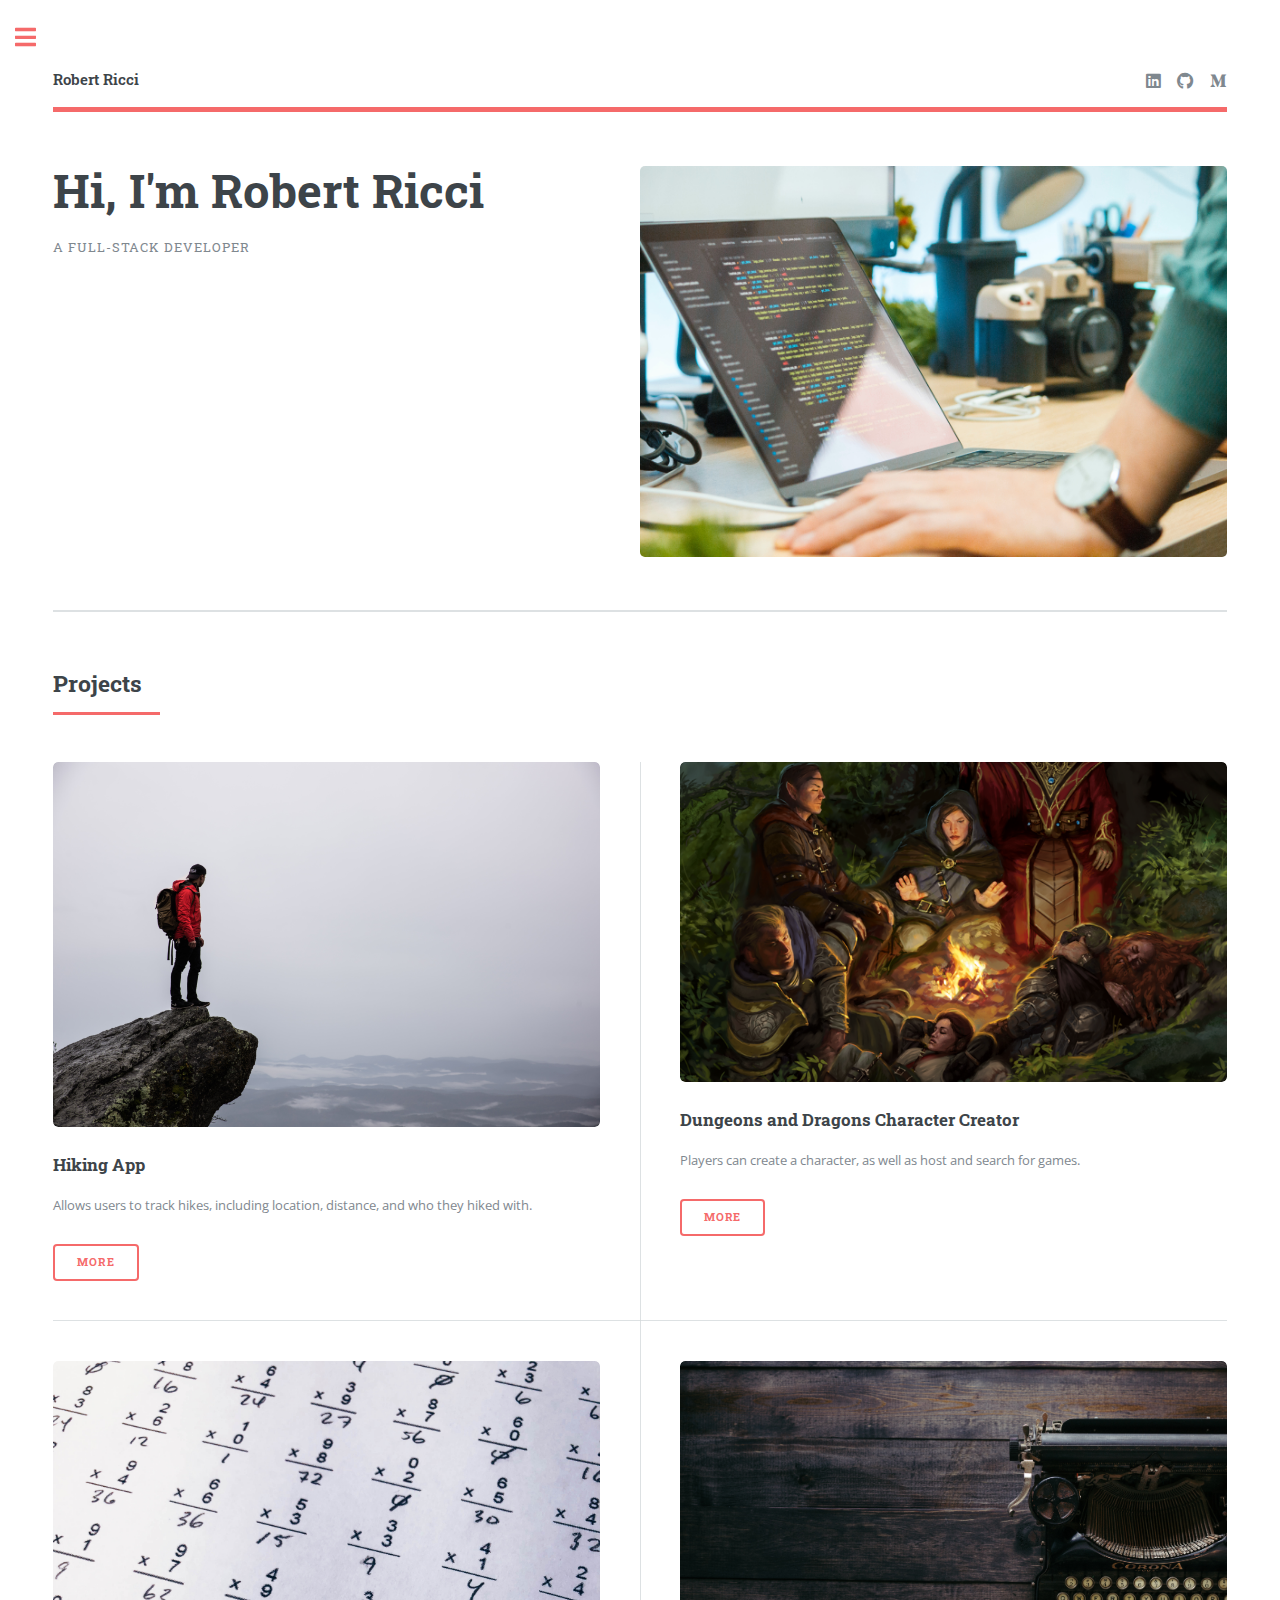
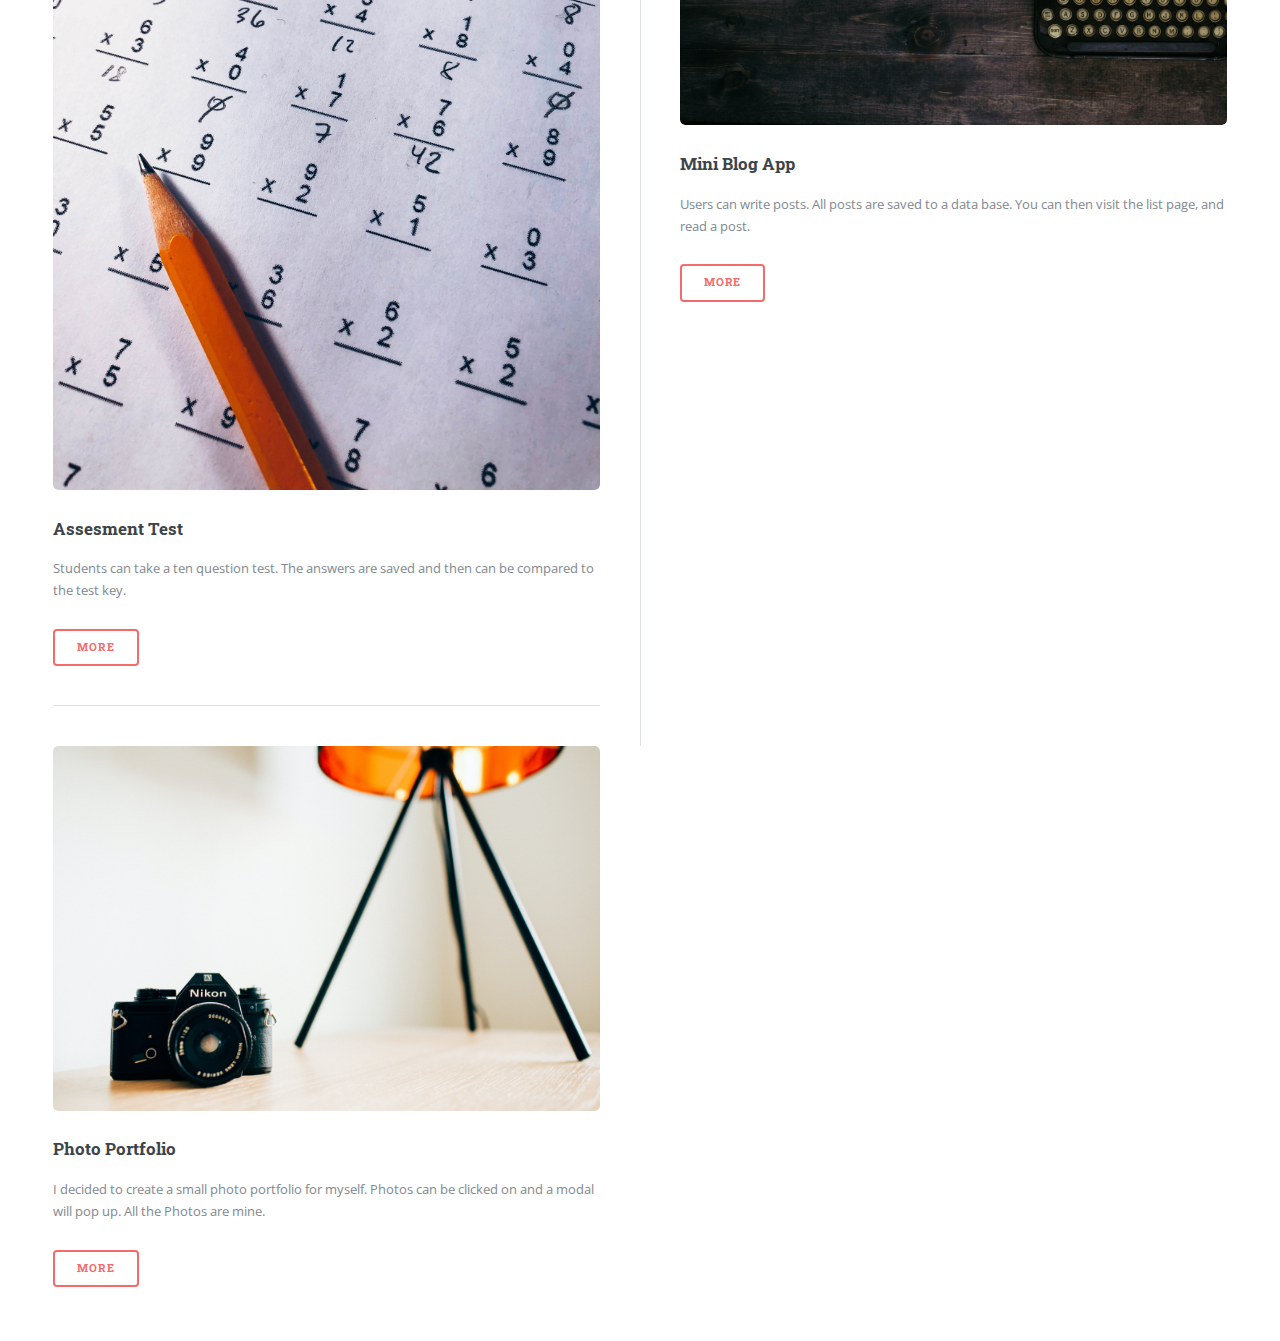
<file: index.html>
<!DOCTYPE HTML>
<!--
	Editorial by HTML5 UP
	html5up.net | @ajlkn
	Free for personal and commercial use under the CCA 3.0 license (html5up.net/license)
-->
<html>
	<head>
		<link rel="icon" type="image/png" href="images/favicon-32x32-ConvertImage.ico" sizes="196x196" />
		<title>Robert Ricci Portfolio Page</title>
		
		<meta charset="utf-8" />
		<meta name="viewport" content="width=device-width, initial-scale=1, user-scalable=no" />
		<link rel="stylesheet" href="assets/css/main.css" />
	</head>
	<body class="is-preload">

		<!-- Wrapper -->
			<div id="wrapper">

				<!-- Main -->
					<div id="main">
						<div class="inner">

							<!-- Header -->
								<header id="header">
									<a href="index.html" class="logo"><strong>Robert Ricci</strong> </a>
									<ul class="icons">
										<!-- <li><a href="#" class="icon brands fa-twitter"><span class="label">Twitter</span></a></li> -->
										<li><a href="https://www.linkedin.com/in/robert-m-ricci/" class="icon brands fa-linkedin"><span class="label">Linkedin</span></a></li>
										<li><a href="https://github.com/Robert-Ricci" class="icon brands fa-github"><span class="label">Github</span></a></li>
										<li><a href="https://robert-ricci.medium.com/" class="icon brands fa-medium-m"><span class="label">Medium</span></a></li>
									</ul>
								</header>

							<!-- Banner -->
								<section id="banner">
									<div class="content">
										<header>
											<h1>Hi, I'm Robert Ricci<br /></h1>
											<p>A Full-Stack Developer</p>
										</header>
										<p>  </p>
										<ul class="actions">
											<!-- <li><a href="#" class="button big">Learn More</a></li> -->
										</ul>
									</div>
									<span class="image object">
										<img src="images/topimage.jpg" alt="left hand next to a laptop on desk" />
									</span>
								</section>

							<!-- Section -->
								<!-- <section>
									<header class="major">
										<h2>Erat lacinia</h2>
									</header>
									<div class="features">
										<article>
											<span class="icon fa-gem"></span>
											<div class="content">
												<h3>Portitor ullamcorper</h3>
												<p>Aenean ornare velit lacus, ac varius enim lorem ullamcorper dolore. Proin aliquam facilisis ante interdum. Sed nulla amet lorem feugiat tempus aliquam.</p>
											</div>
										</article>
										<article>
											<span class="icon solid fa-paper-plane"></span>
											<div class="content">
												<h3>Sapien veroeros</h3>
												<p>Aenean ornare velit lacus, ac varius enim lorem ullamcorper dolore. Proin aliquam facilisis ante interdum. Sed nulla amet lorem feugiat tempus aliquam.</p>
											</div>
										</article>
										<article>
											<span class="icon solid fa-rocket"></span>
											<div class="content">
												<h3>Quam lorem ipsum</h3>
												<p>Aenean ornare velit lacus, ac varius enim lorem ullamcorper dolore. Proin aliquam facilisis ante interdum. Sed nulla amet lorem feugiat tempus aliquam.</p>
											</div>
										</article>
										<article>
											<span class="icon solid fa-signal"></span>
											<div class="content">
												<h3>Sed magna finibus</h3>
												<p>Aenean ornare velit lacus, ac varius enim lorem ullamcorper dolore. Proin aliquam facilisis ante interdum. Sed nulla amet lorem feugiat tempus aliquam.</p>
											</div>
										</article>
									</div>
								</section> -->

							<!-- Section -->
								<section>
									<header class="major">
										<h2>Projects</h2>
									</header>
									<div class="posts">
										<article>
											<a href="hiking.html" class="image"><img src="images/hike.jpg" alt="mountion hike" /></a>
											<h3>Hiking App</h3>
											<p>Allows users to track hikes, including location, distance, and who they hiked with.</p>
											<ul class="actions">
												<li><a href="hiking.html" class="button">More</a></li>
											</ul>
										</article>
										<article>
											<a href="dnd.html" class="image"><img src="images/dnd.png" alt="dungeons and dragons" /></a>
											<h3>Dungeons and Dragons Character Creator</h3>
											<p>Players can create a character, as well as host and search for games. </p>
											<ul class="actions">
												<li><a href="dnd.html" class="button">More</a></li>
											</ul>
										</article>
										<article>
											<a href="assesment.html" class="image"><img src="images/test.jpg" alt="test" /></a>
											<h3>Assesment Test</h3>
											<p>Students can take a ten question test. The answers are saved and then can be compared to the test key.</p>
											<ul class="actions">
												<li><a href="assesment.html" class="button">More</a></li>
											</ul>
										</article>
										<article>
											<a href="blog.html" class="image"><img src="images/typwriter.jpg" alt="typewriter" /></a>
											<h3>Mini Blog App</h3>
											<p>Users can write posts. All posts are saved to a data base. You can then visit the list page, and read a post. </p>
											<ul class="actions">
												<li><a href="blog.html" class="button">More</a></li>
											</ul>
										</article>
										<article>
											<a href="photo.html" class="image"><img src="images/nikon.jpg" alt="nikon camera" /></a>
											<h3>Photo Portfolio</h3>
											<p>I decided to create a small photo portfolio for myself. Photos can be clicked on and a modal will pop up. All the Photos are mine.   </p>
											<ul class="actions">
												<li><a href="photo.html" class="button">More</a></li>
											</ul>
										</article>
										<!-- <article>
											<a href="#" class="image"><img src="images/pic06.jpg" alt="" /></a>
											<h3>Amet varius aliquam</h3>
											<p>Aenean ornare velit lacus, ac varius enim lorem ullamcorper dolore. Proin aliquam facilisis ante interdum. Sed nulla amet lorem feugiat tempus aliquam.</p>
											<ul class="actions">
												<li><a href="#" class="button">More</a></li>
											</ul>
										</article> -->
									</div>
								</section>

						</div>
					</div>

				<!-- Sidebar -->
					<div id="sidebar">
						<div class="inner">

							<!-- Search -->
								<!-- <section id="search" class="alt">
									<form method="post" action="#">
										<input type="text" name="query" id="query" placeholder="Search" />
									</form>
								</section> -->

							<!-- Menu -->
								<nav id="menu">
									<header class="major">
										<h2>Menu</h2>
									</header>
									<ul>
										<li><a href="index.html">Homepage</a></li>
										<li><a href="about.html">About</a></li>
										<!-- <li><a href="elements.html">Projects</a></li> -->
										<li>
											<span class="opener">Projects</span>
											<ul>
												<li><a href="wordpress.html">WordPress Sites</a></li>
												<li><a href="hiking.html">Hiking Tracker</a></li>
												<li><a href="dnd.html">D&D Character Creator</a></li>
												<li><a href="assesment.html">Assesment Test</a></li>
												<li><a href="blog.html">Mini Blog App</a></li>
												<li><a href="photo.html">Photo Portfolio</a></li>
												<!-- <li><a href="#">Feugiat Veroeros</a></li> -->
											</ul>
										</li>
										<!-- <li><a href="#">Blog Posts</a></li> -->
										<li>
											<span class="opener">Blog Posts</span>
											<ul>
												<!-- <li><a href="https://medium.com/@rmricci121/javascript-and-rails-spa-single-page-application-36f6154c333e" target="_blank">Javascript and Rails API SPA</a></li>
												<li><a href="https://medium.com/@rmricci121/my-d-d-character-creator-rails-project-188766d37c21" target="_blank">Ruby on Rails D&D Character Creator</a></li>
												<li><a href="https://medium.com/@rmricci121/hiking-tracker-using-sinatra-239969b42cc4" target="_blank">Sinatra Hiking Tracker</a></li>
												<li><a href="https://medium.com/@rmricci121/react-redux-final-project-c156254b1a54" target="_blank">React/Redux Blog App</a></li> -->
												<li><a href="https://medium.com/@rmricci121/javascript-functions-6e2f7453b692" target="_blank">Javascript Funtions</a></li>
												<li><a href="https://medium.com/geekculture/regular-expressions-f4299eae9f14" target="_blank">Regular Expressions</a></li>
												<li><a href="https://robert-ricci.medium.com/git-and-github-a-love-story-or-something-like-that-f18f789a7144" target="_blank">Git/Github</a></li>
												<li><a href="https://robert-ricci.medium.com/a-little-about-cors-8b521a05efe9" target="_blank">A Little about CORS</a></li>
												<li><a href="https://medium.com/swlh/the-difference-between-a-framework-and-a-library-aae062eb4a28" target="_blank">Framework vs. Library</a></li>
												<li><a href="https://medium.com/swlh/how-to-solve-fizzbuzz-b2f2b30fdd57" target="_blank">FizzBuzz</a></li>
												<li><a href="https://robert-ricci.medium.com/" target="_blank">Click here for more Posts</a></li>
											</ul>
										</li> 
										<!-- <li><a href="#">Maximus Erat</a></li>
										<li><a href="#">Sapien Mauris</a></li>
										<li><a href="#">Amet Lacinia</a></li> -->
									</ul>
								</nav>

							<!-- Section -->
								<!-- <section>
									<header class="major">
										<h2>Ante interdum</h2>
									</header>
									<div class="mini-posts">
										<article>
											<a href="#" class="image"><img src="images/pic07.jpg" alt="" /></a>
											<p>Aenean ornare velit lacus, ac varius enim lorem ullamcorper dolore aliquam.</p>
										</article>
										<article>
											<a href="#" class="image"><img src="images/pic08.jpg" alt="" /></a>
											<p>Aenean ornare velit lacus, ac varius enim lorem ullamcorper dolore aliquam.</p>
										</article>
										<article>
											<a href="#" class="image"><img src="images/pic09.jpg" alt="" /></a>
											<p>Aenean ornare velit lacus, ac varius enim lorem ullamcorper dolore aliquam.</p>
										</article>
									</div>
									<ul class="actions">
										<li><a href="#" class="button">More</a></li>
									</ul>
								</section> -->

							<!-- Section -->
								<section>
									<header class="major">
										<h2>Get in touch</h2>
									</header>
									<p>Check out my projects and blog posts. If you want to reach out about job oppurtunities, I can be reached at the email below.</p>
									<ul class="contact">
										<li class="icon solid fa-envelope"><a href="mailto:rmricci121@gmail.com?subject=Portfolio Contact" >rmricci121@gmail.com</a></li>
										<li class="icon solid fa-home">Pittsburgh, PA
										</li>
									</ul>
								</section>

							<!-- Footer -->
								<footer id="footer">
									<p class="copyright">&copy; Untitled. All rights reserved. Demo Images: <a href="https://unsplash.com">Unsplash</a>. Design: <a href="https://html5up.net">HTML5 UP</a>.</p>
								</footer>

						</div>
					</div>

			</div>

		<!-- Scripts -->
			<script src="assets/js/jquery.min.js"></script>
			<script src="assets/js/browser.min.js"></script>
			<script src="assets/js/breakpoints.min.js"></script>
			<script src="assets/js/util.js"></script>
			<script src="assets/js/main.js"></script>

	</body>
</html>
</file>
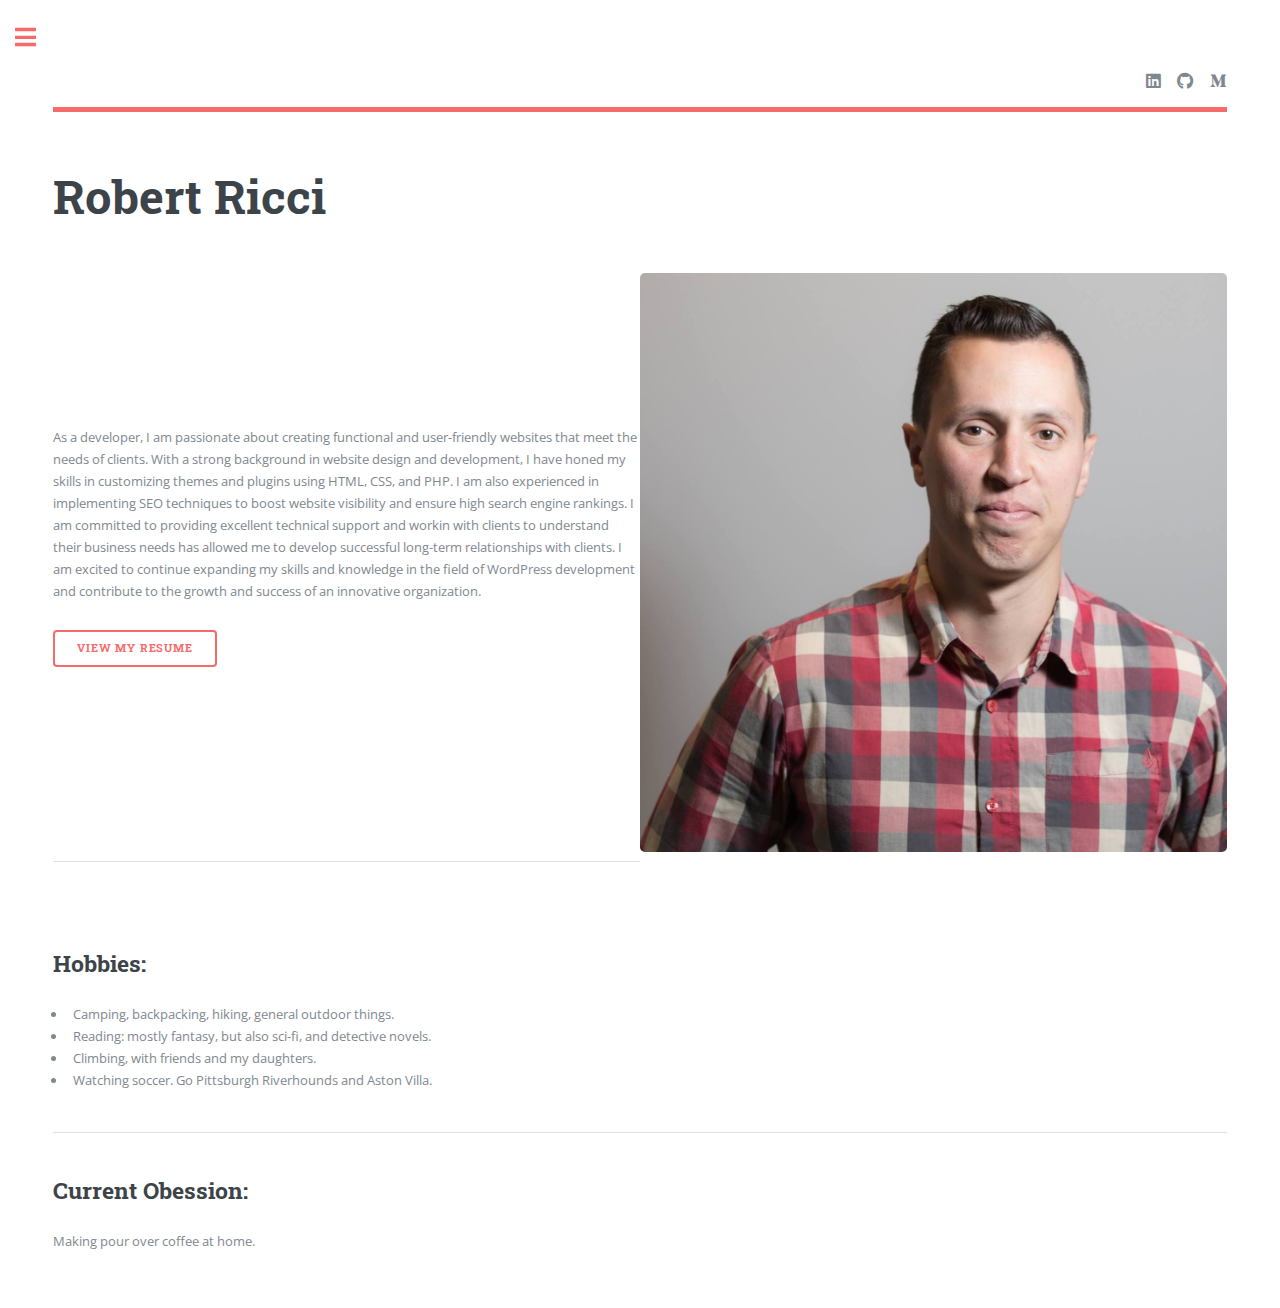
<file: about.html>
<!DOCTYPE HTML>
<!--
	Editorial by HTML5 UP
	html5up.net | @ajlkn
	Free for personal and commercial use under the CCA 3.0 license (html5up.net/license)
-->
<html>
	<head>
		<link rel="icon" type="image/png" href="images/favicon-196x196.png" sizes="196x196" />
		<title></title>
		<meta charset="utf-8" />
		<meta name="viewport" content="width=device-width, initial-scale=1, user-scalable=no" />
		<link rel="stylesheet" href="assets/css/main.css" />
	</head>
	<body class="is-preload">

		<!-- Wrapper -->
			<div id="wrapper">

				<!-- Main -->
					<div id="main">
						<div class="inner">

							<!-- Header -->
							<header id="header">
								<a href="index.html" class="logo"><strong></strong> </a>
								<ul class="icons">
									<li><a href="https://www.linkedin.com/in/robert-m-ricci/" class="icon brands fa-linkedin"><span class="label">Linkedin</span></a></li>
									<li><a href="https://github.com/Robert-Ricci" class="icon brands fa-github"><span class="label">Github</span></a></li>
									<li><a href="https://robert-ricci.medium.com/" class="icon brands fa-medium-m"><span class="label">Medium</span></a></li>
								</ul>
							</header>

							<!-- Content -->
								<section>
									<header class="main">
										<h1>Robert Ricci</h1>
									</header>

									<span class="image main"><img src="images/head shot copy.jpg" alt="" /></span>
									<br/>
									<br/>
									<br/>
									<br/>
									<br/>
									<br/>
									<br/>
									<p>As a developer, I am passionate about creating functional and user-friendly websites 
										that meet the needs of clients. With a strong background in website design and 
										development, I have honed my skills in customizing themes and plugins using HTML, 
										CSS, and PHP. I am also experienced in implementing SEO techniques to boost website 
										visibility and ensure high search engine rankings. I am committed to providing excellent 
										technical support and workin with clients to understand their business needs has allowed 
										me to develop successful long-term relationships with clients. I am excited to continue 
										expanding my skills and knowledge in the field of WordPress development and contribute 
										to the growth and success of an innovative organization.</p>


									<!-- <hr class="major" /> -->
									<a href="images/robert_ricci_resume.docx" class="button" target="_blank">View My Resume</a>
									<!-- <h2>Interdum sed dapibus</h2>
									<p>Donec eget ex magna. Interdum et malesuada fames ac ante ipsum primis in faucibus. Pellentesque venenatis dolor imperdiet dolor mattis sagittis. Praesent rutrum sem diam, vitae egestas enim auctor sit amet. Pellentesque leo mauris, consectetur id ipsum sit amet, fergiat. Pellentesque in mi eu massa lacinia malesuada et a elit. Donec urna ex, lacinia in purus ac, pretium pulvinar mauris. Curabitur sapien risus, commodo eget turpis at, elementum convallis elit. Pellentesque enim turpis, hendrerit.</p>
									<p>Lorem ipsum dolor sit amet, consectetur adipiscing elit. Duis dapibus rutrum facilisis. Class aptent taciti sociosqu ad litora torquent per conubia nostra, per inceptos himenaeos. Etiam tristique libero eu nibh porttitor fermentum. Nullam venenatis erat id vehicula viverra. Nunc ultrices eros ut ultricies condimentum. Mauris risus lacus, blandit sit amet venenatis non, bibendum vitae dolor. Nunc lorem mauris, fringilla in aliquam at, euismod in lectus. Pellentesque habitant morbi tristique senectus et netus et malesuada fames ac turpis egestas. In non lorem sit amet elit placerat maximus. Pellentesque aliquam maximus risus, vel sed vehicula. Interdum et malesuada fames ac ante ipsum primis in faucibus. Pellentesque venenatis dolor imperdiet dolor mattis sagittis. Praesent rutrum sem diam, vitae egestas enim auctor sit amet. Pellentesque leo mauris, consectetur id ipsum sit amet, fersapien risus, commodo eget turpis at, elementum convallis elit. Pellentesque enim turpis, hendrerit tristique lorem ipsum dolor.</p> -->
										<br/>
										<br/>
										<br/>
										<br/>
										<br/>
										<br/>
										<br/>
										<br/>

									<hr class="major" />
										<br/>
										<br/>
										
										
									<h2>Hobbies:</h2>
									<ul>
										<li>Camping, backpacking, hiking, general outdoor things.</li>
										<li>Reading: mostly fantasy, but also sci-fi, and detective novels.</li>
										<li>Climbing, with friends and my daughters. </li>
										<li>Watching soccer. Go Pittsburgh Riverhounds and Aston Villa.</li>
									</ul>

									<hr class="major" />

									<h2>Current Obession:</h2>
									<p>Making pour over coffee at home. </p>

								</section>

						</div>
					</div>

				<!-- Sidebar -->
					<div id="sidebar">
						<div class="inner">

							<!-- Search -->
								<!-- <section id="search" class="alt">
									<form method="post" action="#">
										<input type="text" name="query" id="query" placeholder="Search" />
									</form>
								</section> -->

							<!-- Menu -->
                            <nav id="menu">
                                <header class="major">
                                    <h2>Menu</h2>
                                </header>
                                <ul>
                                    <li><a href="index.html">Homepage</a></li>
                                    <li><a href="about.html">About</a></li>
                                    <!-- <li><a href="elements.html">Projects</a></li> -->
									<li>
										<span class="opener">Projects</span>
										<ul>
											<li><a href="wordpress.html">WordPress Sites</a></li>
											<li><a href="hiking.html">Hiking Tracker</a></li>
											<li><a href="dnd.html">D&D Character Creator</a></li>
											<li><a href="assesment.html">Assesment Test</a></li>
											<li><a href="blog.html">Mini Blog App</a></li>
											<li><a href="photo.html">Photo Portfolio</a></li>
										</ul>
									</li>
                                    <!-- <li><a href="#">Blog Posts</a></li> -->
                                    <!-- <li><a href="#">Adipiscing</a></li> -->
                                    <li>
                                        <span class="opener">Blog Posts</span>
                                        <ul>
                                           <!-- <li><a href="https://medium.com/@rmricci121/javascript-and-rails-spa-single-page-application-36f6154c333e" target="_blank">Javascript and Rails API SPA</a></li>
												<li><a href="https://medium.com/@rmricci121/my-d-d-character-creator-rails-project-188766d37c21" target="_blank">Ruby on Rails D&D Character Creator</a></li>
												<li><a href="https://medium.com/@rmricci121/hiking-tracker-using-sinatra-239969b42cc4" target="_blank">Sinatra Hiking Tracker</a></li>
												<li><a href="https://medium.com/@rmricci121/react-redux-final-project-c156254b1a54" target="_blank">React/Redux Blog App</a></li> -->
												<li><a href="https://medium.com/@rmricci121/javascript-functions-6e2f7453b692" target="_blank">Javascript Funtions</a></li>
												<li><a href="https://medium.com/geekculture/regular-expressions-f4299eae9f14" target="_blank">Regular Expressions</a></li>
												<li><a href="https://robert-ricci.medium.com/git-and-github-a-love-story-or-something-like-that-f18f789a7144" target="_blank">Git/Github</a></li>
												<li><a href="https://robert-ricci.medium.com/a-little-about-cors-8b521a05efe9" target="_blank">A Little about CORS</a></li>
												<li><a href="https://medium.com/swlh/the-difference-between-a-framework-and-a-library-aae062eb4a28" target="_blank">Framework vs. Library</a></li>
												<li><a href="https://medium.com/swlh/how-to-solve-fizzbuzz-b2f2b30fdd57" target="_blank">FizzBuzz</a></li>
												<li><a href="https://robert-ricci.medium.com/" target="_blank">Click here for more Posts</a></li>
                                        </ul>
                                    </li> 
                                    <!-- <li><a href="#">Maximus Erat</a></li>
                                    <li><a href="#">Sapien Mauris</a></li>
                                    <li><a href="#">Amet Lacinia</a></li>
                                </ul>
                            </nav> -->

							<!-- Section -->
								<!-- <section>
									<header class="major">
										<h2>Ante interdum</h2>
									</header>
									<div class="mini-posts">
										<article>
											<a href="#" class="image"><img src="images/pic07.jpg" alt="" /></a>
											<p>Aenean ornare velit lacus, ac varius enim lorem ullamcorper dolore aliquam.</p>
										</article>
										<article>
											<a href="#" class="image"><img src="images/pic08.jpg" alt="" /></a>
											<p>Aenean ornare velit lacus, ac varius enim lorem ullamcorper dolore aliquam.</p>
										</article>
										<article>
											<a href="#" class="image"><img src="images/pic09.jpg" alt="" /></a>
											<p>Aenean ornare velit lacus, ac varius enim lorem ullamcorper dolore aliquam.</p>
										</article>
									</div>
									<ul class="actions">
										<li><a href="#" class="button">More</a></li>
									</ul>
								</section>  -->
								<!-- <hr class="major" /> -->
								<!-- Section -->
								<br />
								<br />
								<br />

								<section>
									<header class="major">
										<h2>Get in touch</h2>
									</header>
									<p>Check out my projects and blog posts. If you want to reach out about job oppurtunities, I can be reached at the email below.</p>
									<ul class="contact">
										<li class="icon solid fa-envelope"><a href="mailto:rmricci121@gmail.com?subject=Portfolio Contact" >rmricci121@gmail.com</a></li>
										<li class="icon solid fa-home">Pittsburgh, PA
										</li>
									</ul>
								</section>
	
							<hr class="major" />
							 <!-- Footer  --> 
								<footer id="footer">
									<p class="copyright">&copy;  All rights reserved.  <a href="https://unsplash.com">Unsplash</a>. Design: <a href="https://html5up.net">HTML5 UP</a>.</p>
								</footer>

						</div>
					</div>

			</div>

		<!-- Scripts -->
			<script src="assets/js/jquery.min.js"></script>
			<script src="assets/js/browser.min.js"></script>
			<script src="assets/js/breakpoints.min.js"></script>
			<script src="assets/js/util.js"></script>
			<script src="assets/js/main.js"></script>

	</body>
</html>
</file>
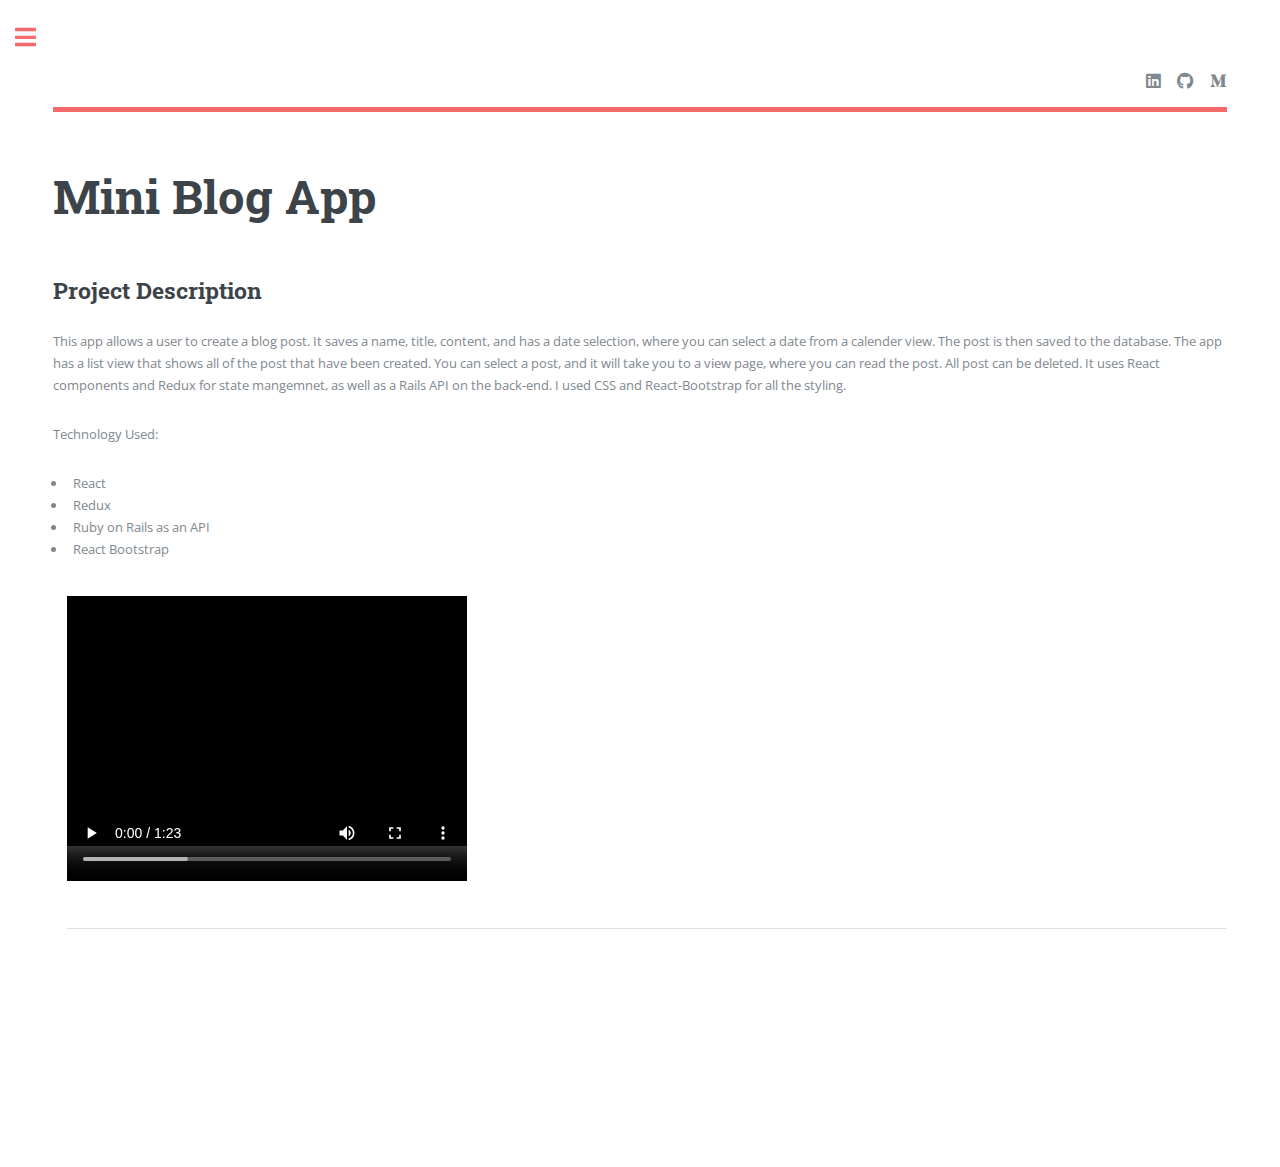
<file: blog.html>
<!DOCTYPE HTML>
<!--
	Editorial by HTML5 UP
	html5up.net | @ajlkn
	Free for personal and commercial use under the CCA 3.0 license (html5up.net/license)
-->
<html>
	<head>
		<link rel="icon" type="image/png" href="images/favicon-196x196.png" sizes="196x196" />
		<title>Mini Blog App</title>
		<meta charset="utf-8" />
		<meta name="viewport" content="width=device-width, initial-scale=1, user-scalable=no" />
		<link rel="stylesheet" href="assets/css/main.css" />
	</head>
	<body class="is-preload">

		<!-- Wrapper -->
			<div id="wrapper">

				<!-- Main -->
					<div id="main">
						<div class="inner">

							<!-- Header -->
								<header id="header">
									<a href="index.html" class="logo"><strong></strong> </a>
									<ul class="icons">
										<li><a href="https://www.linkedin.com/in/robert-m-ricci/" class="icon brands fa-linkedin"><span class="label">Linkedin</span></a></li>
										<li><a href="https://github.com/Robert-Ricci" class="icon brands fa-github"><span class="label">Github</span></a></li>
										<li><a href="https://robert-ricci.medium.com/" class="icon brands fa-medium-m"><span class="label">Medium</span></a></li>
									</ul>
								</header>

							<!-- Content -->
								<section>
									<header class="main">
										<h1>Mini Blog App</h1>
									</header>

									<!-- Content -->
										<h2 id="content">Project Description</h2>
										<p>This app allows a user to create a blog post. It saves a name, title, content, and has a date selection, where you can select a date from a calender view. The post is then saved
                                            to the database. The app has a list view that shows all of the post that have been created. You can select a post, and it will take you to a view page, where you can read the post. 
                                        All post can be deleted. It uses React components and Redux for state mangemnet, as well as a Rails API on the back-end. I used CSS and React-Bootstrap for all the styling. </p>
                                        <p>Technology Used:</p>
										<ul>
                                            <li>React</li>
                                            <li>Redux</li>
                                            <li>Ruby on Rails as an API</li>
                                            <li>React Bootstrap</li>
                                        <div class="row">
											<div class="col-6 col-12-small">
												<!-- <h3>Sem turpis amet semper</h3>
												<p>Nunc lacinia ante nunc ac lobortis. Interdum adipiscing gravida odio porttitor sem non mi integer non faucibus ornare mi ut ante amet placerat aliquet. Volutpat commodo eu sed ante lacinia. Sapien a lorem in integer ornare praesent commodo adipiscing arcu in massa commodo lorem accumsan at odio massa ac ac. Semper adipiscing varius montes viverra nibh in adipiscing blandit tempus accumsan.</p> -->
											</div>
											<div class="col-6 col-12-small">
												<!-- <h3>Magna odio tempus commodo</h3>
												<p>In arcu accumsan arcu adipiscing accumsan orci ac. Felis id enim aliquet. Accumsan ac integer lobortis commodo ornare aliquet accumsan erat tempus amet porttitor. Ante commodo blandit adipiscing integer semper orci eget. Faucibus commodo adipiscing mi eu nullam accumsan morbi arcu ornare odio mi adipiscing nascetur lacus ac interdum morbi accumsan vis mi accumsan.</p> -->
											</div>
											<!-- Break -->
											<div class="col-4 col-12-medium">
                                                <video width="400" height="320" controls>
                                                    <source src="./images/React Redux Final Project Flatiron School.mp4" type="video/mp4">
                                                    <!-- <source src="movie.ogg" type="video/ogg"> -->
                                                    
                                                  </video>
												<!-- <h3>Interdum sapien gravida</h3>
												<p>Nunc lacinia ante nunc ac lobortis. Interdum adipiscing gravida odio porttitor sem non mi integer non faucibus ornare mi ut ante amet placerat aliquet. Volutpat eu sed ante lacinia sapien lorem accumsan varius montes viverra nibh in adipiscing blandit.</p> -->
											</div>
											<div class="col-4 col-12-medium">
												<!-- <h3>Faucibus consequat lorem</h3>
												<p>Nunc lacinia ante nunc ac lobortis. Interdum adipiscing gravida odio porttitor sem non mi integer non faucibus ornare mi ut ante amet placerat aliquet. Volutpat eu sed ante lacinia sapien lorem accumsan varius montes viverra nibh in adipiscing blandit.</p> -->
											</div>
											<div class="col-4 col-12-medium">
												<!-- <h3>Accumsan montes viverra</h3>
												<p>Nunc lacinia ante nunc ac lobortis. Interdum adipiscing gravida odio porttitor sem non mi integer non faucibus ornare mi ut ante amet placerat aliquet. Volutpat eu sed ante lacinia sapien lorem accumsan varius montes viverra nibh in adipiscing blandit.</p> -->
											</div>
										</div>

									<hr class="major" />

									<!-- Elements -->
										<!-- <h2 id="elements">Elements</h2> -->
										<div class="row gtr-200">
											<div class="col-6 col-12-medium">

												<!-- Text stuff -->
													<!-- <h3>Text</h3>
													<p>This is <b>bold</b> and this is <strong>strong</strong>. This is <i>italic</i> and this is <em>emphasized</em>.
													This is <sup>superscript</sup> text and this is <sub>subscript</sub> text.
													This is <u>underlined</u> and this is code: <code>for (;;) { ... }</code>.
													Finally, this is a <a href="#">link</a>.</p>
													<hr />
													<h2>Heading Level 2</h2>
													<h3>Heading Level 3</h3>
													<h4>Heading Level 4</h4>
													<hr />
													<p>Nunc lacinia ante nunc ac lobortis. Interdum adipiscing gravida odio porttitor sem non mi integer non faucibus ornare mi ut ante amet placerat aliquet. Volutpat eu sed ante lacinia sapien lorem accumsan varius montes viverra nibh in adipiscing blandit tempus accumsan.</p> -->

												<!-- Lists -->
													<!-- <h3>Lists</h3>
													<div class="row">
														<div class="col-6 col-12-small">

															<h4>Unordered</h4>
															<ul>
																<li>Dolor etiam magna etiam.</li>
																<li>Sagittis lorem eleifend.</li>
																<li>Felis dolore viverra.</li>
															</ul>

															<h4>Alternate</h4>
															<ul class="alt">
																<li>Dolor etiam magna etiam.</li>
																<li>Sagittis lorem eleifend.</li>
																<li>Felis feugiat viverra.</li>
															</ul>

														</div>
														<div class="col-6 col-12-small">

															<h4>Ordered</h4>
															<ol>
																<li>Dolor etiam magna etiam.</li>
																<li>Etiam vel lorem sed viverra.</li>
																<li>Felis dolore viverra.</li>
																<li>Dolor etiam magna etiam.</li>
																<li>Etiam vel lorem sed viverra.</li>
																<li>Felis dolore viverra.</li>
															</ol>

															<h4>Icons</h4>
															<ul class="icons">
																<li><a href="#" class="icon brands fa-twitter"><span class="label">Twitter</span></a></li>
																<li><a href="#" class="icon brands fa-facebook-f"><span class="label">Facebook</span></a></li>
																<li><a href="#" class="icon brands fa-instagram"><span class="label">Instagram</span></a></li>
																<li><a href="#" class="icon brands fa-github"><span class="label">Github</span></a></li>
																<li><a href="#" class="icon brands fa-dribbble"><span class="label">Dribbble</span></a></li>
																<li><a href="#" class="icon brands fa-tumblr"><span class="label">Tumblr</span></a></li>
															</ul>

														</div>
													</div>
													<h4>Definition</h4>
													<dl>
														<dt>Item1</dt>
														<dd>
															<p>Lorem ipsum dolor vestibulum ante ipsum primis in faucibus vestibulum. Blandit adipiscing eu felis iaculis volutpat ac adipiscing accumsan eu faucibus. Integer ac pellentesque praesent. Lorem ipsum dolor.</p>
														</dd>
														<dt>Item2</dt>
														<dd>
															<p>Lorem ipsum dolor vestibulum ante ipsum primis in faucibus vestibulum. Blandit adipiscing eu felis iaculis volutpat ac adipiscing accumsan eu faucibus. Integer ac pellentesque praesent. Lorem ipsum dolor.</p>
														</dd>
														<dt>Item3</dt>
														<dd>
															<p>Lorem ipsum dolor vestibulum ante ipsum primis in faucibus vestibulum. Blandit adipiscing eu felis iaculis volutpat ac adipiscing accumsan eu faucibus. Integer ac pellentesque praesent. Lorem ipsum dolor.</p>
														</dd>
													</dl>

													<h4>Actions</h4>
													<ul class="actions">
														<li><a href="#" class="button primary">Default</a></li>
														<li><a href="#" class="button">Default</a></li>
													</ul>
													<ul class="actions small">
														<li><a href="#" class="button primary small">Small</a></li>
														<li><a href="#" class="button small">Small</a></li>
													</ul>
													<div class="row">
														<div class="col-6 col-12-small">
															<ul class="actions stacked">
																<li><a href="#" class="button primary">Default</a></li>
																<li><a href="#" class="button">Default</a></li>
															</ul>
														</div>
														<div class="col-6 col-12-small">
															<ul class="actions stacked">
																<li><a href="#" class="button primary small">Small</a></li>
																<li><a href="#" class="button small">Small</a></li>
															</ul>
														</div>
														<div class="col-6 col-12-small">
															<ul class="actions stacked">
																<li><a href="#" class="button primary fit">Default</a></li>
																<li><a href="#" class="button fit">Default</a></li>
															</ul>
														</div>
														<div class="col-6 col-12-small">
															<ul class="actions stacked">
																<li><a href="#" class="button primary small fit">Small</a></li>
																<li><a href="#" class="button small fit">Small</a></li>
															</ul>
														</div>
													</div>

													<h4>Pagination</h4>
													<ul class="pagination">
														<li><span class="button disabled">Prev</span></li>
														<li><a href="#" class="page active">1</a></li>
														<li><a href="#" class="page">2</a></li>
														<li><a href="#" class="page">3</a></li>
														<li><span>&hellip;</span></li>
														<li><a href="#" class="page">8</a></li>
														<li><a href="#" class="page">9</a></li>
														<li><a href="#" class="page">10</a></li>
														<li><a href="#" class="button">Next</a></li>
													</ul> -->

												<!-- Blockquote -->
													<!-- <h3>Blockquote</h3>
													<blockquote>Lorem ipsum dolor vestibulum ante ipsum primis in faucibus vestibulum. Blandit adipiscing eu felis iaculis volutpat ac adipiscing accumsan eu faucibus. Integer ac pellentesque praesent. Lorem ipsum dolor. Lorem ipsum dolor vestibulum ante ipsum primis in faucibus vestibulum. Blandit adipiscing eu felis iaculis volutpat ac adipiscing accumsan eu faucibus.</blockquote> -->

												<!-- Table -->
													<!-- <h3>Table</h3>

													<h4>Default</h4>
													<div class="table-wrapper">
														<table>
															<thead>
																<tr>
																	<th>Name</th>
																	<th>Description</th>
																	<th>Price</th>
																</tr>
															</thead>
															<tbody>
																<tr>
																	<td>Item1</td>
																	<td>Ante turpis integer aliquet porttitor.</td>
																	<td>29.99</td>
																</tr>
																<tr>
																	<td>Item2</td>
																	<td>Vis ac commodo adipiscing arcu aliquet.</td>
																	<td>19.99</td>
																</tr>
																<tr>
																	<td>Item3</td>
																	<td> Morbi faucibus arcu accumsan lorem.</td>
																	<td>29.99</td>
																</tr>
																<tr>
																	<td>Item4</td>
																	<td>Vitae integer tempus condimentum.</td>
																	<td>19.99</td>
																</tr>
																<tr>
																	<td>Item5</td>
																	<td>Ante turpis integer aliquet porttitor.</td>
																	<td>29.99</td>
																</tr>
															</tbody>
															<tfoot>
																<tr>
																	<td colspan="2"></td>
																	<td>100.00</td>
																</tr>
															</tfoot>
														</table>
													</div>

													<h4>Alternate</h4>
													<div class="table-wrapper">
														<table class="alt">
															<thead>
																<tr>
																	<th>Name</th>
																	<th>Description</th>
																	<th>Price</th>
																</tr>
															</thead>
															<tbody>
																<tr>
																	<td>Item1</td>
																	<td>Ante turpis integer aliquet porttitor.</td>
																	<td>29.99</td>
																</tr>
																<tr>
																	<td>Item2</td>
																	<td>Vis ac commodo adipiscing arcu aliquet.</td>
																	<td>19.99</td>
																</tr>
																<tr>
																	<td>Item3</td>
																	<td> Morbi faucibus arcu accumsan lorem.</td>
																	<td>29.99</td>
																</tr>
																<tr>
																	<td>Item4</td>
																	<td>Vitae integer tempus condimentum.</td>
																	<td>19.99</td>
																</tr>
																<tr>
																	<td>Item5</td>
																	<td>Ante turpis integer aliquet porttitor.</td>
																	<td>29.99</td>
																</tr>
															</tbody>
															<tfoot>
																<tr>
																	<td colspan="2"></td>
																	<td>100.00</td>
																</tr>
															</tfoot>
														</table>
													</div>

											</div>
											<div class="col-6 col-12-medium"> -->

												<!-- Buttons -->
													<!-- <h3>Buttons</h3>
													<ul class="actions">
														<li><a href="#" class="button primary">Primary</a></li>
														<li><a href="#" class="button">Default</a></li>
													</ul>
													<ul class="actions">
														<li><a href="#" class="button large">Large</a></li>
														<li><a href="#" class="button">Default</a></li>
														<li><a href="#" class="button small">Small</a></li>
													</ul>
													<ul class="actions">
														<li><a href="#" class="button primary large">Large</a></li>
														<li><a href="#" class="button primary">Default</a></li>
														<li><a href="#" class="button primary small">Small</a></li>
													</ul>
													<ul class="actions fit">
														<li><a href="#" class="button primary fit">Fit</a></li>
														<li><a href="#" class="button fit">Fit</a></li>
													</ul>
													<ul class="actions fit small">
														<li><a href="#" class="button primary fit small">Fit + Small</a></li>
														<li><a href="#" class="button fit small">Fit + Small</a></li>
													</ul>
													<ul class="actions">
														<li><a href="#" class="button primary icon solid fa-search">Icon</a></li>
														<li><a href="#" class="button icon solid fa-download">Icon</a></li>
													</ul>
													<ul class="actions">
														<li><span class="button primary disabled">Primary</span></li>
														<li><span class="button disabled">Default</span></li>
													</ul> -->

												<!-- Form -->
													<!-- <h3>Form</h3> -->

													<form method="post" action="#">
														<div class="row gtr-uniform">
															<div class="col-6 col-12-xsmall">
																<!-- <input type="text" name="demo-name" id="demo-name" value="" placeholder="Name" /> -->
															</div>
															<div class="col-6 col-12-xsmall">
																<!-- <input type="email" name="demo-email" id="demo-email" value="" placeholder="Email" /> -->
															</div>
															<!-- Break -->
															<div class="col-12">
																<!-- <select name="demo-category" id="demo-category">
																	<option value="">- Category -</option>
																	<option value="1">Manufacturing</option>
																	<option value="1">Shipping</option>
																	<option value="1">Administration</option>
																	<option value="1">Human Resources</option>
																</select> -->
															</div>
															<!-- Break -->
															<div class="col-4 col-12-small">
																<!-- <input type="radio" id="demo-priority-low" name="demo-priority" checked>
																<label for="demo-priority-low">Low</label> -->
															</div>
															<div class="col-4 col-12-small">
																<!-- <input type="radio" id="demo-priority-normal" name="demo-priority">
																<label for="demo-priority-normal">Normal</label> -->
															</div>
															<div class="col-4 col-12-small">
																<!-- <input type="radio" id="demo-priority-high" name="demo-priority">
																<label for="demo-priority-high">High</label> -->
															</div>
															<!-- Break -->
															<div class="col-6 col-12-small">
																<!-- <input type="checkbox" id="demo-copy" name="demo-copy">
																<label for="demo-copy">Email me a copy</label> -->
															</div>
															<div class="col-6 col-12-small">
																<!-- <input type="checkbox" id="demo-human" name="demo-human" checked>
																<label for="demo-human">I am a human</label> -->
															</div>
															<!-- Break -->
															<div class="col-12">
																<!-- <textarea name="demo-message" id="demo-message" placeholder="Enter your message" rows="6"></textarea> -->
															</div>
															<!-- Break -->
															<div class="col-12">
																<!-- <ul class="actions">
																	<li><input type="submit" value="Send Message" class="primary" /></li>
																	<li><input type="reset" value="Reset" /></li>
																</ul> -->
															</div>
														</div>
													</form>

												<!-- Image -->
													<!-- <h3>Image</h3> -->

													<!-- <h4>Fit</h4> -->
													<!-- <span class="image fit"><img src="images/pic11.jpg" alt="" /></span> -->
													<div class="box alt">
														<div class="row gtr-50 gtr-uniform">
															<!-- <div class="col-4"><span class="image fit"><img src="images/pic01.jpg" alt="" /></span></div>
															<div class="col-4"><span class="image fit"><img src="images/pic02.jpg" alt="" /></span></div>
															<div class="col-4"><span class="image fit"><img src="images/pic03.jpg" alt="" /></span></div> -->
															<!-- Break -->
															<!-- <div class="col-4"><span class="image fit"><img src="images/pic03.jpg" alt="" /></span></div>
															<div class="col-4"><span class="image fit"><img src="images/pic01.jpg" alt="" /></span></div>
															<div class="col-4"><span class="image fit"><img src="images/pic02.jpg" alt="" /></span></div> -->
															<!-- Break -->
															<!-- <div class="col-4"><span class="image fit"><img src="images/pic02.jpg" alt="" /></span></div>
															<div class="col-4"><span class="image fit"><img src="images/pic03.jpg" alt="" /></span></div>
															<div class="col-4"><span class="image fit"><img src="images/pic01.jpg" alt="" /></span></div> -->
														</div>
													</div>

													<!-- <h4>Left &amp; Right</h4>
													<p><span class="image left"><img src="images/pic01.jpg" alt="" /></span>Lorem ipsum dolor sit accumsan interdum nisi, quis tincidunt felis sagittis eget. tempus euismod. Vestibulum ante ipsum primis in faucibus vestibulum. Blandit adipiscing eu felis iaculis volutpat ac adipiscing accumsan eu faucibus. Integer ac pellentesque praesent tincidunt felis sagittis eget. tempus euismod. Vestibulum ante ipsum primis sagittis eget. tempus euismod. Vestibulum ante ipsum primis in faucibus vestibulum. Blandit adipiscing eu felis iaculis volutpat ac adipiscing accumsan eu faucibus. Integer ac pellentesque praesent.</p>
													<p><span class="image right"><img src="images/pic02.jpg" alt="" /></span>Lorem ipsum dolor sit accumsan interdum nisi, quis tincidunt felis sagittis eget. tempus euismod. Vestibulum ante ipsum primis in faucibus vestibulum. Blandit adipiscing eu felis iaculis volutpat ac adipiscing accumsan eu faucibus. Integer ac pellentesque praesent tincidunt felis sagittis eget. tempus euismod. Vestibulum ante ipsum primis sagittis eget. tempus euismod. Vestibulum ante ipsum primis in faucibus vestibulum. Blandit adipiscing eu felis iaculis volutpat ac adipiscing accumsan eu faucibus. Integer ac pellentesque praesent.</p> -->

												<!-- Box -->
													<!-- <h3>Box</h3>
													<div class="box">
														<p>Felis sagittis eget tempus primis in faucibus vestibulum. Blandit adipiscing eu felis iaculis volutpat ac adipiscing accumsan eu faucibus. Integer ac pellentesque praesent tincidunt felis sagittis eget. tempus euismod. Magna sed etiam ante ipsum primis in faucibus vestibulum.</p>
													</div> -->

												<!-- Preformatted Code -->
													<!-- <h3>Preformatted</h3>
													<pre><code>i = 0; -->

<!-- while (!deck.isInOrder()) {
    print 'Iteration ' + i;
    deck.shuffle();
    i++;
}

print 'It took ' + i + ' iterations to sort the deck.';
</code></pre> -->

											</div>
										</div>

								</section>

						</div>
					</div>

				<!-- Sidebar -->
					<div id="sidebar">
						<div class="inner">

							<!-- Search -->
								<!-- <section id="search" class="alt">
									<form method="post" action="#">
										<input type="text" name="query" id="query" placeholder="Search" />
									</form>
								</section> -->

							<!-- Menu -->
                            <nav id="menu">
                                <header class="major">
                                    <h2>Menu</h2>
                                </header>
                                <ul>
                                    <li><a href="index.html">Homepage</a></li>
                                    <li><a href="about.html">About</a></li>
                                    <!-- <li><a href="elements.html">Projects</a></li> -->
									<li>
										<span class="opener">Projects</span>
										<ul>
											<li><a href="wordpress.html">WordPress Sites</a></li>
											<li><a href="hiking.html">Hiking Tracker</a></li>
											<li><a href="dnd.html">D&D Character Creator</a></li>
											<li><a href="assesment.html">Assesment Test</a></li>
											<li><a href="blog.html">Mini Blog App</a></li>
											<li><a href="photo.html">Photo Portfolio</a></li>
										</ul>
									</li>
                                    <!-- <li><a href="#">Blog Posts</a></li> -->
                                    <!-- <li><a href="#">Adipiscing</a></li> -->
                                    <li>
                                        <span class="opener">Blog Posts</span>
                                        <ul>
                                            <!-- <li><a href="https://medium.com/@rmricci121/javascript-and-rails-spa-single-page-application-36f6154c333e" target="_blank">Javascript and Rails API SPA</a></li>
												<li><a href="https://medium.com/@rmricci121/my-d-d-character-creator-rails-project-188766d37c21" target="_blank">Ruby on Rails D&D Character Creator</a></li>
												<li><a href="https://medium.com/@rmricci121/hiking-tracker-using-sinatra-239969b42cc4" target="_blank">Sinatra Hiking Tracker</a></li>
												<li><a href="https://medium.com/@rmricci121/react-redux-final-project-c156254b1a54" target="_blank">React/Redux Blog App</a></li> -->
												<li><a href="https://medium.com/@rmricci121/javascript-functions-6e2f7453b692" target="_blank">Javascript Funtions</a></li>
												<li><a href="https://medium.com/geekculture/regular-expressions-f4299eae9f14" target="_blank">Regular Expressions</a></li>
												<li><a href="https://robert-ricci.medium.com/git-and-github-a-love-story-or-something-like-that-f18f789a7144" target="_blank">Git/Github</a></li>
												<li><a href="https://robert-ricci.medium.com/a-little-about-cors-8b521a05efe9" target="_blank">A Little about CORS</a></li>
												<li><a href="https://medium.com/swlh/the-difference-between-a-framework-and-a-library-aae062eb4a28" target="_blank">Framework vs. Library</a></li>
												<li><a href="https://medium.com/swlh/how-to-solve-fizzbuzz-b2f2b30fdd57" target="_blank">FizzBuzz</a></li>
												<li><a href="https://robert-ricci.medium.com/" target="_blank">Click here for more Posts</a></li>
                                        </ul>
                                    </li> 
                                    <!-- <li><a href="#">Maximus Erat</a></li>
                                    <li><a href="#">Sapien Mauris</a></li>
                                    <li><a href="#">Amet Lacinia</a></li> -->
                                </ul>
                            </nav>

							<!-- Section -->
								<!-- <section>
									<header class="major">
										<h2>Ante interdum</h2>
									</header>
									<div class="mini-posts">
										<article>
											<a href="#" class="image"><img src="images/pic07.jpg" alt="" /></a>
											<p>Aenean ornare velit lacus, ac varius enim lorem ullamcorper dolore aliquam.</p>
										</article>
										<article>
											<a href="#" class="image"><img src="images/pic08.jpg" alt="" /></a>
											<p>Aenean ornare velit lacus, ac varius enim lorem ullamcorper dolore aliquam.</p>
										</article>
										<article>
											<a href="#" class="image"><img src="images/pic09.jpg" alt="" /></a>
											<p>Aenean ornare velit lacus, ac varius enim lorem ullamcorper dolore aliquam.</p>
										</article>
									</div>
									<ul class="actions">
										<li><a href="#" class="button">More</a></li>
									</ul>
								</section> -->

							<!-- Section -->
                            <section>
                                <header class="major">
                                    <h2>Get in touch</h2>
                                </header>
                                <p>Check out my projects and blog posts. If you want to reach out about job oppurtunities, I can be reached at the email below.</p>
                                
										</ul>
                                <ul class="contact">
                                    <li class="icon solid fa-envelope"><a href="mailto:rmricci121@gmail.com?subject=Portfolio Contact" >rmricci121@gmail.com</a></li>
                                    <li class="icon solid fa-home">Pittsburgh, PA
                                    </li>
                                </ul>
                            </section>

							<!-- Footer -->
								<footer id="footer">
									<p class="copyright">&copy; Untitled. All rights reserved. Demo Images: <a href="https://unsplash.com">Unsplash</a>. Design: <a href="https://html5up.net">HTML5 UP</a>.</p>
								</footer>

						</div>
					</div>

			</div>

		<!-- Scripts -->
			<script src="assets/js/jquery.min.js"></script>
			<script src="assets/js/browser.min.js"></script>
			<script src="assets/js/breakpoints.min.js"></script>
			<script src="assets/js/util.js"></script>
			<script src="assets/js/main.js"></script>

	</body>
</html>
</file>
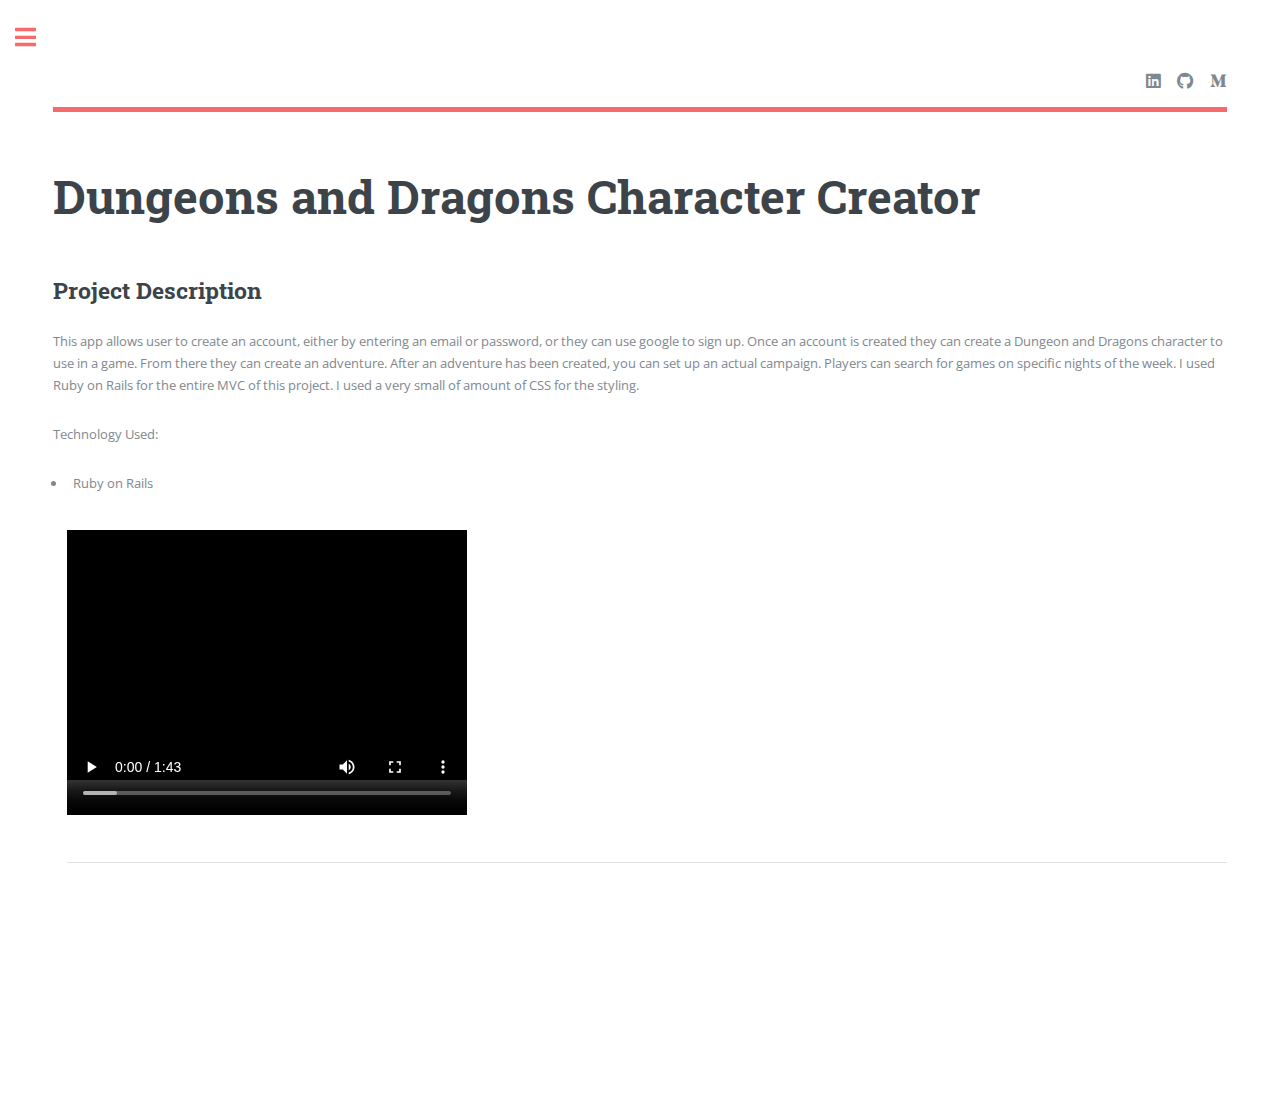
<file: dnd.html>
<!DOCTYPE HTML>
<!--
	Editorial by HTML5 UP
	html5up.net | @ajlkn
	Free for personal and commercial use under the CCA 3.0 license (html5up.net/license)
-->
<html>
	<head>
		<link rel="icon" type="image/png" href="images/favicon-196x196.png" sizes="196x196" />
		<title>Dungeons and Dragons Character Creator</title>
		<meta charset="utf-8" />
		<meta name="viewport" content="width=device-width, initial-scale=1, user-scalable=no" />
		<link rel="stylesheet" href="assets/css/main.css" />
	</head>
	<body class="is-preload">

		<!-- Wrapper -->
			<div id="wrapper">

				<!-- Main -->
					<div id="main">
						<div class="inner">

							<!-- Header -->
								<header id="header">
									<a href="index.html" class="logo"><strong></strong> </a>
									<ul class="icons">
										<li><a href="https://www.linkedin.com/in/robert-m-ricci/" class="icon brands fa-linkedin"><span class="label">Linkedin</span></a></li>
										<li><a href="https://github.com/Robert-Ricci" class="icon brands fa-github"><span class="label">Github</span></a></li>
										<li><a href="https://robert-ricci.medium.com/" class="icon brands fa-medium-m"><span class="label">Medium</span></a></li>
									</ul>
								</header>

							<!-- Content -->
								<section>
									<header class="main">
										<h1>Dungeons and Dragons Character Creator</h1>
									</header>

									<!-- Content -->
										<h2 id="content">Project Description</h2>
										<p>This app allows user to create an account, either by entering an email or password, or they can use google to sign up. Once an account is created they can create a Dungeon and Dragons character to use in a game. From there they can create an adventure. After an adventure has been created, you can set up an actual campaign. Players can search for games on specific nights of the week. I used Ruby on Rails for the entire MVC of this project. I used a very small of amount of CSS for the styling.  </p>
										<p>Technology Used:</p>
										<ul>
                                            
                                            <li>Ruby on Rails</li>
                                            
										<div class="row">
											<div class="col-6 col-12-small">
												<!-- <h3>Sem turpis amet semper</h3>
												<p>Nunc lacinia ante nunc ac lobortis. Interdum adipiscing gravida odio porttitor sem non mi integer non faucibus ornare mi ut ante amet placerat aliquet. Volutpat commodo eu sed ante lacinia. Sapien a lorem in integer ornare praesent commodo adipiscing arcu in massa commodo lorem accumsan at odio massa ac ac. Semper adipiscing varius montes viverra nibh in adipiscing blandit tempus accumsan.</p> -->
											</div>
											<div class="col-6 col-12-small">
												<!-- <h3>Magna odio tempus commodo</h3>
												<p>In arcu accumsan arcu adipiscing accumsan orci ac. Felis id enim aliquet. Accumsan ac integer lobortis commodo ornare aliquet accumsan erat tempus amet porttitor. Ante commodo blandit adipiscing integer semper orci eget. Faucibus commodo adipiscing mi eu nullam accumsan morbi arcu ornare odio mi adipiscing nascetur lacus ac interdum morbi accumsan vis mi accumsan.</p> -->
											</div>
											<!-- Break -->
											<div class="col-4 col-12-medium">
                                                <video width="400" height="320" controls >
                                                <source src="./images/Dungeons and Dragons Character Creator Walkthrough.mp4" type="video/mp4">											</div>
											<div class="col-4 col-12-medium">
												<!-- <h3>Faucibus consequat lorem</h3>
												<p>Nunc lacinia ante nunc ac lobortis. Interdum adipiscing gravida odio porttitor sem non mi integer non faucibus ornare mi ut ante amet placerat aliquet. Volutpat eu sed ante lacinia sapien lorem accumsan varius montes viverra nibh in adipiscing blandit.</p> -->
											</div>
											<div class="col-4 col-12-medium">
                                        	</div>
										</div>

									<hr class="major" />

									<!-- Elements -->
										<!-- <h2 id="elements">Elements</h2> -->
										<div class="row gtr-200">
											<div class="col-6 col-12-medium">

												<!-- Text stuff -->
													<!-- <h3>Text</h3>
													<p>This is <b>bold</b> and this is <strong>strong</strong>. This is <i>italic</i> and this is <em>emphasized</em>.
													This is <sup>superscript</sup> text and this is <sub>subscript</sub> text.
													This is <u>underlined</u> and this is code: <code>for (;;) { ... }</code>.
													Finally, this is a <a href="#">link</a>.</p>
													<hr />
													<h2>Heading Level 2</h2>
													<h3>Heading Level 3</h3>
													<h4>Heading Level 4</h4>
													<hr />
													<p>Nunc lacinia ante nunc ac lobortis. Interdum adipiscing gravida odio porttitor sem non mi integer non faucibus ornare mi ut ante amet placerat aliquet. Volutpat eu sed ante lacinia sapien lorem accumsan varius montes viverra nibh in adipiscing blandit tempus accumsan.</p> -->

												<!-- Lists -->
													<!-- <h3>Lists</h3>
													<div class="row">
														<div class="col-6 col-12-small">

															<h4>Unordered</h4>
															<ul>
																<li>Dolor etiam magna etiam.</li>
																<li>Sagittis lorem eleifend.</li>
																<li>Felis dolore viverra.</li>
															</ul>

															<h4>Alternate</h4>
															<ul class="alt">
																<li>Dolor etiam magna etiam.</li>
																<li>Sagittis lorem eleifend.</li>
																<li>Felis feugiat viverra.</li>
															</ul>

														</div>
														<div class="col-6 col-12-small">

															<h4>Ordered</h4>
															<ol>
																<li>Dolor etiam magna etiam.</li>
																<li>Etiam vel lorem sed viverra.</li>
																<li>Felis dolore viverra.</li>
																<li>Dolor etiam magna etiam.</li>
																<li>Etiam vel lorem sed viverra.</li>
																<li>Felis dolore viverra.</li>
															</ol>

															<h4>Icons</h4>
															<ul class="icons">
																<li><a href="#" class="icon brands fa-twitter"><span class="label">Twitter</span></a></li>
																<li><a href="#" class="icon brands fa-facebook-f"><span class="label">Facebook</span></a></li>
																<li><a href="#" class="icon brands fa-instagram"><span class="label">Instagram</span></a></li>
																<li><a href="#" class="icon brands fa-github"><span class="label">Github</span></a></li>
																<li><a href="#" class="icon brands fa-dribbble"><span class="label">Dribbble</span></a></li>
																<li><a href="#" class="icon brands fa-tumblr"><span class="label">Tumblr</span></a></li>
															</ul>

														</div>
													</div>
													<h4>Definition</h4>
													<dl>
														<dt>Item1</dt>
														<dd>
															<p>Lorem ipsum dolor vestibulum ante ipsum primis in faucibus vestibulum. Blandit adipiscing eu felis iaculis volutpat ac adipiscing accumsan eu faucibus. Integer ac pellentesque praesent. Lorem ipsum dolor.</p>
														</dd>
														<dt>Item2</dt>
														<dd>
															<p>Lorem ipsum dolor vestibulum ante ipsum primis in faucibus vestibulum. Blandit adipiscing eu felis iaculis volutpat ac adipiscing accumsan eu faucibus. Integer ac pellentesque praesent. Lorem ipsum dolor.</p>
														</dd>
														<dt>Item3</dt>
														<dd>
															<p>Lorem ipsum dolor vestibulum ante ipsum primis in faucibus vestibulum. Blandit adipiscing eu felis iaculis volutpat ac adipiscing accumsan eu faucibus. Integer ac pellentesque praesent. Lorem ipsum dolor.</p>
														</dd>
													</dl>

													<h4>Actions</h4>
													<ul class="actions">
														<li><a href="#" class="button primary">Default</a></li>
														<li><a href="#" class="button">Default</a></li>
													</ul>
													<ul class="actions small">
														<li><a href="#" class="button primary small">Small</a></li>
														<li><a href="#" class="button small">Small</a></li>
													</ul>
													<div class="row">
														<div class="col-6 col-12-small">
															<ul class="actions stacked">
																<li><a href="#" class="button primary">Default</a></li>
																<li><a href="#" class="button">Default</a></li>
															</ul>
														</div>
														<div class="col-6 col-12-small">
															<ul class="actions stacked">
																<li><a href="#" class="button primary small">Small</a></li>
																<li><a href="#" class="button small">Small</a></li>
															</ul>
														</div>
														<div class="col-6 col-12-small">
															<ul class="actions stacked">
																<li><a href="#" class="button primary fit">Default</a></li>
																<li><a href="#" class="button fit">Default</a></li>
															</ul>
														</div>
														<div class="col-6 col-12-small">
															<ul class="actions stacked">
																<li><a href="#" class="button primary small fit">Small</a></li>
																<li><a href="#" class="button small fit">Small</a></li>
															</ul>
														</div>
													</div>

													<h4>Pagination</h4>
													<ul class="pagination">
														<li><span class="button disabled">Prev</span></li>
														<li><a href="#" class="page active">1</a></li>
														<li><a href="#" class="page">2</a></li>
														<li><a href="#" class="page">3</a></li>
														<li><span>&hellip;</span></li>
														<li><a href="#" class="page">8</a></li>
														<li><a href="#" class="page">9</a></li>
														<li><a href="#" class="page">10</a></li>
														<li><a href="#" class="button">Next</a></li>
													</ul> -->

												<!-- Blockquote -->
													<!-- <h3>Blockquote</h3>
													<blockquote>Lorem ipsum dolor vestibulum ante ipsum primis in faucibus vestibulum. Blandit adipiscing eu felis iaculis volutpat ac adipiscing accumsan eu faucibus. Integer ac pellentesque praesent. Lorem ipsum dolor. Lorem ipsum dolor vestibulum ante ipsum primis in faucibus vestibulum. Blandit adipiscing eu felis iaculis volutpat ac adipiscing accumsan eu faucibus.</blockquote> -->

												<!-- Table -->
													<!-- <h3>Table</h3>

													<h4>Default</h4>
													<div class="table-wrapper">
														<table>
															<thead>
																<tr>
																	<th>Name</th>
																	<th>Description</th>
																	<th>Price</th>
																</tr>
															</thead>
															<tbody>
																<tr>
																	<td>Item1</td>
																	<td>Ante turpis integer aliquet porttitor.</td>
																	<td>29.99</td>
																</tr>
																<tr>
																	<td>Item2</td>
																	<td>Vis ac commodo adipiscing arcu aliquet.</td>
																	<td>19.99</td>
																</tr>
																<tr>
																	<td>Item3</td>
																	<td> Morbi faucibus arcu accumsan lorem.</td>
																	<td>29.99</td>
																</tr>
																<tr>
																	<td>Item4</td>
																	<td>Vitae integer tempus condimentum.</td>
																	<td>19.99</td>
																</tr>
																<tr>
																	<td>Item5</td>
																	<td>Ante turpis integer aliquet porttitor.</td>
																	<td>29.99</td>
																</tr>
															</tbody>
															<tfoot>
																<tr>
																	<td colspan="2"></td>
																	<td>100.00</td>
																</tr>
															</tfoot>
														</table>
													</div>

													<h4>Alternate</h4>
													<div class="table-wrapper">
														<table class="alt">
															<thead>
																<tr>
																	<th>Name</th>
																	<th>Description</th>
																	<th>Price</th>
																</tr>
															</thead>
															<tbody>
																<tr>
																	<td>Item1</td>
																	<td>Ante turpis integer aliquet porttitor.</td>
																	<td>29.99</td>
																</tr>
																<tr>
																	<td>Item2</td>
																	<td>Vis ac commodo adipiscing arcu aliquet.</td>
																	<td>19.99</td>
																</tr>
																<tr>
																	<td>Item3</td>
																	<td> Morbi faucibus arcu accumsan lorem.</td>
																	<td>29.99</td>
																</tr>
																<tr>
																	<td>Item4</td>
																	<td>Vitae integer tempus condimentum.</td>
																	<td>19.99</td>
																</tr>
																<tr>
																	<td>Item5</td>
																	<td>Ante turpis integer aliquet porttitor.</td>
																	<td>29.99</td>
																</tr>
															</tbody>
															<tfoot>
																<tr>
																	<td colspan="2"></td>
																	<td>100.00</td>
																</tr>
															</tfoot>
														</table>
													</div>

											</div>
											<div class="col-6 col-12-medium"> -->

												<!-- Buttons -->
													<!-- <h3>Buttons</h3>
													<ul class="actions">
														<li><a href="#" class="button primary">Primary</a></li>
														<li><a href="#" class="button">Default</a></li>
													</ul>
													<ul class="actions">
														<li><a href="#" class="button large">Large</a></li>
														<li><a href="#" class="button">Default</a></li>
														<li><a href="#" class="button small">Small</a></li>
													</ul>
													<ul class="actions">
														<li><a href="#" class="button primary large">Large</a></li>
														<li><a href="#" class="button primary">Default</a></li>
														<li><a href="#" class="button primary small">Small</a></li>
													</ul>
													<ul class="actions fit">
														<li><a href="#" class="button primary fit">Fit</a></li>
														<li><a href="#" class="button fit">Fit</a></li>
													</ul>
													<ul class="actions fit small">
														<li><a href="#" class="button primary fit small">Fit + Small</a></li>
														<li><a href="#" class="button fit small">Fit + Small</a></li>
													</ul>
													<ul class="actions">
														<li><a href="#" class="button primary icon solid fa-search">Icon</a></li>
														<li><a href="#" class="button icon solid fa-download">Icon</a></li>
													</ul>
													<ul class="actions">
														<li><span class="button primary disabled">Primary</span></li>
														<li><span class="button disabled">Default</span></li>
													</ul> -->

												<!-- Form -->
													<!-- <h3>Form</h3> -->

													<form method="post" action="#">
														<div class="row gtr-uniform">
															<div class="col-6 col-12-xsmall">
																<!-- <input type="text" name="demo-name" id="demo-name" value="" placeholder="Name" /> -->
															</div>
															<div class="col-6 col-12-xsmall">
																<!-- <input type="email" name="demo-email" id="demo-email" value="" placeholder="Email" /> -->
															</div>
															<!-- Break -->
															<div class="col-12">
																<!-- <select name="demo-category" id="demo-category">
																	<option value="">- Category -</option>
																	<option value="1">Manufacturing</option>
																	<option value="1">Shipping</option>
																	<option value="1">Administration</option>
																	<option value="1">Human Resources</option>
																</select> -->
															</div>
															<!-- Break -->
															<div class="col-4 col-12-small">
																<!-- <input type="radio" id="demo-priority-low" name="demo-priority" checked>
																<label for="demo-priority-low">Low</label> -->
															</div>
															<div class="col-4 col-12-small">
																<!-- <input type="radio" id="demo-priority-normal" name="demo-priority">
																<label for="demo-priority-normal">Normal</label> -->
															</div>
															<div class="col-4 col-12-small">
																<!-- <input type="radio" id="demo-priority-high" name="demo-priority">
																<label for="demo-priority-high">High</label> -->
															</div>
															<!-- Break -->
															<div class="col-6 col-12-small">
																<!-- <input type="checkbox" id="demo-copy" name="demo-copy">
																<label for="demo-copy">Email me a copy</label> -->
															</div>
															<div class="col-6 col-12-small">
																<!-- <input type="checkbox" id="demo-human" name="demo-human" checked>
																<label for="demo-human">I am a human</label> -->
															</div>
															<!-- Break -->
															<div class="col-12">
																<!-- <textarea name="demo-message" id="demo-message" placeholder="Enter your message" rows="6"></textarea> -->
															</div>
															<!-- Break -->
															<div class="col-12">
																<!-- <ul class="actions">
																	<li><input type="submit" value="Send Message" class="primary" /></li>
																	<li><input type="reset" value="Reset" /></li>
																</ul> -->
															</div>
														</div>
													</form>

												<!-- Image -->
													<!-- <h3>Image</h3> -->

													<!-- <h4>Fit</h4> -->
													<!-- <span class="image fit"><img src="images/pic11.jpg" alt="" /></span> -->
													<div class="box alt">
														<div class="row gtr-50 gtr-uniform">
															<!-- <div class="col-4"><span class="image fit"><img src="images/pic01.jpg" alt="" /></span></div>
															<div class="col-4"><span class="image fit"><img src="images/pic02.jpg" alt="" /></span></div>
															<div class="col-4"><span class="image fit"><img src="images/pic03.jpg" alt="" /></span></div> -->
															<!-- Break -->
															<!-- <div class="col-4"><span class="image fit"><img src="images/pic03.jpg" alt="" /></span></div>
															<div class="col-4"><span class="image fit"><img src="images/pic01.jpg" alt="" /></span></div>
															<div class="col-4"><span class="image fit"><img src="images/pic02.jpg" alt="" /></span></div> -->
															<!-- Break -->
															<!-- <div class="col-4"><span class="image fit"><img src="images/pic02.jpg" alt="" /></span></div>
															<div class="col-4"><span class="image fit"><img src="images/pic03.jpg" alt="" /></span></div>
															<div class="col-4"><span class="image fit"><img src="images/pic01.jpg" alt="" /></span></div> -->
														</div>
													</div>

													<!-- <h4>Left &amp; Right</h4>
													<p><span class="image left"><img src="images/pic01.jpg" alt="" /></span>Lorem ipsum dolor sit accumsan interdum nisi, quis tincidunt felis sagittis eget. tempus euismod. Vestibulum ante ipsum primis in faucibus vestibulum. Blandit adipiscing eu felis iaculis volutpat ac adipiscing accumsan eu faucibus. Integer ac pellentesque praesent tincidunt felis sagittis eget. tempus euismod. Vestibulum ante ipsum primis sagittis eget. tempus euismod. Vestibulum ante ipsum primis in faucibus vestibulum. Blandit adipiscing eu felis iaculis volutpat ac adipiscing accumsan eu faucibus. Integer ac pellentesque praesent.</p>
													<p><span class="image right"><img src="images/pic02.jpg" alt="" /></span>Lorem ipsum dolor sit accumsan interdum nisi, quis tincidunt felis sagittis eget. tempus euismod. Vestibulum ante ipsum primis in faucibus vestibulum. Blandit adipiscing eu felis iaculis volutpat ac adipiscing accumsan eu faucibus. Integer ac pellentesque praesent tincidunt felis sagittis eget. tempus euismod. Vestibulum ante ipsum primis sagittis eget. tempus euismod. Vestibulum ante ipsum primis in faucibus vestibulum. Blandit adipiscing eu felis iaculis volutpat ac adipiscing accumsan eu faucibus. Integer ac pellentesque praesent.</p> -->

												<!-- Box -->
													<!-- <h3>Box</h3>
													<div class="box">
														<p>Felis sagittis eget tempus primis in faucibus vestibulum. Blandit adipiscing eu felis iaculis volutpat ac adipiscing accumsan eu faucibus. Integer ac pellentesque praesent tincidunt felis sagittis eget. tempus euismod. Magna sed etiam ante ipsum primis in faucibus vestibulum.</p>
													</div> -->

												<!-- Preformatted Code -->
													<!-- <h3>Preformatted</h3>
													<pre><code>i = 0; -->

<!-- while (!deck.isInOrder()) {
    print 'Iteration ' + i;
    deck.shuffle();
    i++;
}

print 'It took ' + i + ' iterations to sort the deck.';
</code></pre> -->

											</div>
										</div>

								</section>

						</div>
					</div>

				<!-- Sidebar -->
					<div id="sidebar">
						<div class="inner">

							<!-- Search -->
								<!-- <section id="search" class="alt">
									<form method="post" action="#">
										<input type="text" name="query" id="query" placeholder="Search" />
									</form>
								</section> -->

							<!-- Menu -->
                            <nav id="menu">
                                <header class="major">
                                    <h2>Menu</h2>
                                </header>
                                <ul>
                                    <li><a href="index.html">Homepage</a></li>
                                    <li><a href="about.html">About</a></li>
                                    <!-- <li><a href="elements.html">Projects</a></li> -->
									<li>
										<span class="opener">Projects</span>
										<ul>
											<li><a href="wordpress.html">WordPress Sites</a></li>
											<li><a href="hiking.html">Hiking Tracker</a></li>
											<li><a href="dnd.html">D&D Character Creator</a></li>
											<li><a href="assesment.html">Assesment Test</a></li>
											<li><a href="blog.html">Mini Blog App</a></li>
											<li><a href="photo.html">Photo Portfolio</a></li>
										</ul>
									</li>
                                    <!-- <li><a href="#">Blog Posts</a></li> -->
                                    <!-- <li><a href="#">Adipiscing</a></li> -->
                                    <li>
                                        <span class="opener">Blog Posts</span>
                                        <ul>
                                            <!-- <li><a href="https://medium.com/@rmricci121/javascript-and-rails-spa-single-page-application-36f6154c333e" target="_blank">Javascript and Rails API SPA</a></li>
												<li><a href="https://medium.com/@rmricci121/my-d-d-character-creator-rails-project-188766d37c21" target="_blank">Ruby on Rails D&D Character Creator</a></li>
												<li><a href="https://medium.com/@rmricci121/hiking-tracker-using-sinatra-239969b42cc4" target="_blank">Sinatra Hiking Tracker</a></li>
												<li><a href="https://medium.com/@rmricci121/react-redux-final-project-c156254b1a54" target="_blank">React/Redux Blog App</a></li> -->
												<li><a href="https://medium.com/@rmricci121/javascript-functions-6e2f7453b692" target="_blank">Javascript Funtions</a></li>
												<li><a href="https://medium.com/geekculture/regular-expressions-f4299eae9f14" target="_blank">Regular Expressions</a></li>
												<li><a href="https://robert-ricci.medium.com/git-and-github-a-love-story-or-something-like-that-f18f789a7144" target="_blank">Git/Github</a></li>
												<li><a href="https://robert-ricci.medium.com/a-little-about-cors-8b521a05efe9" target="_blank">A Little about CORS</a></li>
												<li><a href="https://medium.com/swlh/the-difference-between-a-framework-and-a-library-aae062eb4a28" target="_blank">Framework vs. Library</a></li>
												<li><a href="https://medium.com/swlh/how-to-solve-fizzbuzz-b2f2b30fdd57" target="_blank">FizzBuzz</a></li>
												<li><a href="https://robert-ricci.medium.com/" target="_blank">Click here for more Posts</a></li>
                                        </ul>
                                    </li> 
                                    <!-- <li><a href="#">Maximus Erat</a></li>
                                    <li><a href="#">Sapien Mauris</a></li>
                                    <li><a href="#">Amet Lacinia</a></li> -->
                                </ul>
                            </nav>

							<!-- Section -->
								<!-- <section>
									<header class="major">
										<h2>Ante interdum</h2>
									</header>
									<div class="mini-posts">
										<article>
											<a href="#" class="image"><img src="images/pic07.jpg" alt="" /></a>
											<p>Aenean ornare velit lacus, ac varius enim lorem ullamcorper dolore aliquam.</p>
										</article>
										<article>
											<a href="#" class="image"><img src="images/pic08.jpg" alt="" /></a>
											<p>Aenean ornare velit lacus, ac varius enim lorem ullamcorper dolore aliquam.</p>
										</article>
										<article>
											<a href="#" class="image"><img src="images/pic09.jpg" alt="" /></a>
											<p>Aenean ornare velit lacus, ac varius enim lorem ullamcorper dolore aliquam.</p>
										</article>
									</div>
									<ul class="actions">
										<li><a href="#" class="button">More</a></li>
									</ul>
								</section> -->

							<!-- Section -->
                            <section>
                                <header class="major">
                                    <h2>Get in touch</h2>
                                </header>
                                <p>Check out my projects and blog posts. If you want to reach out about job oppurtunities, I can be reached at the email below.</p>
                                <ul class="contact">
                                    <li class="icon solid fa-envelope"><a href="mailto:rmricci121@gmail.com?subject=Portfolio Contact" >rmricci121@gmail.com</a></li>
                                    <li class="icon solid fa-home">Pittsburgh, PA
                                    </li>
                                </ul>
                            </section>

							<!-- Footer -->
								<footer id="footer">
									<p class="copyright">&copy; Untitled. All rights reserved. Demo Images: <a href="https://unsplash.com">Unsplash</a>. Design: <a href="https://html5up.net">HTML5 UP</a>.</p>
								</footer>

						</div>
					</div>

			</div>

		<!-- Scripts -->
			<script src="assets/js/jquery.min.js"></script>
			<script src="assets/js/browser.min.js"></script>
			<script src="assets/js/breakpoints.min.js"></script>
			<script src="assets/js/util.js"></script>
			<script src="assets/js/main.js"></script>

	</body>
</html>
</file>
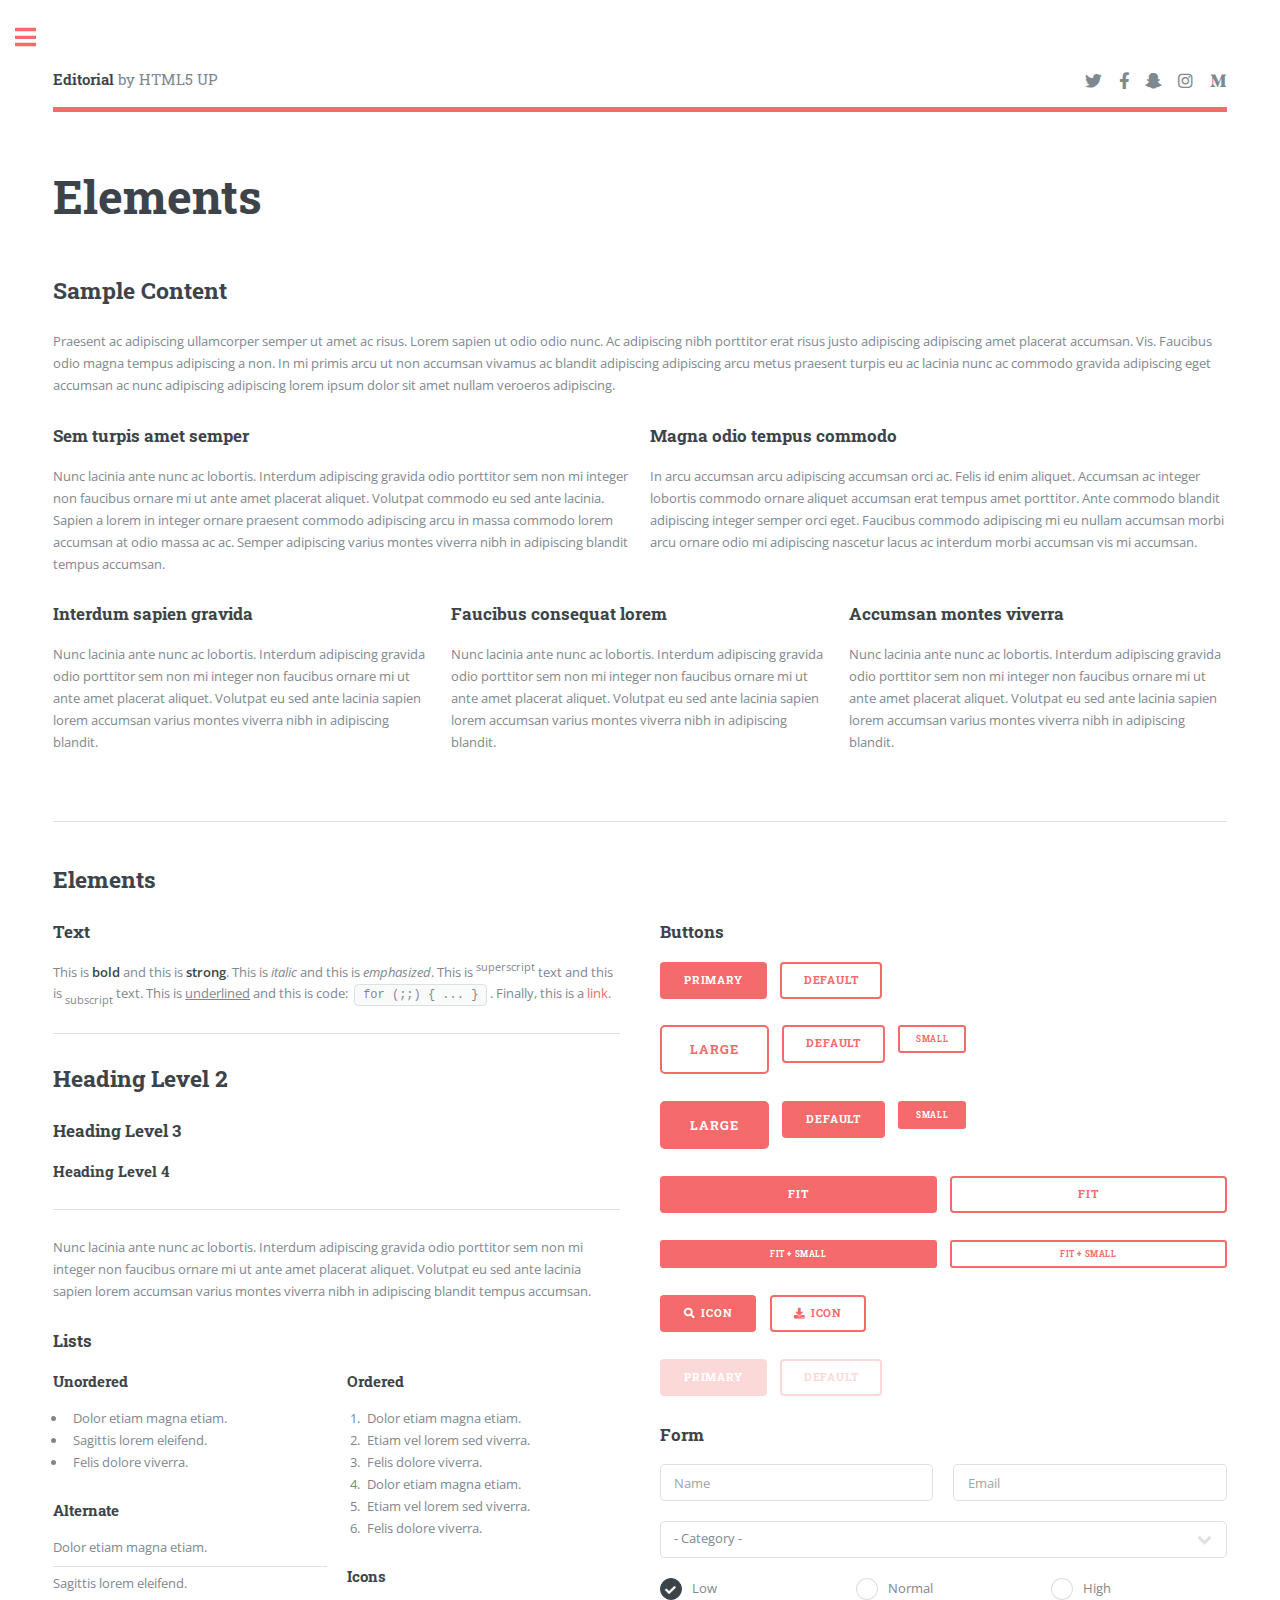
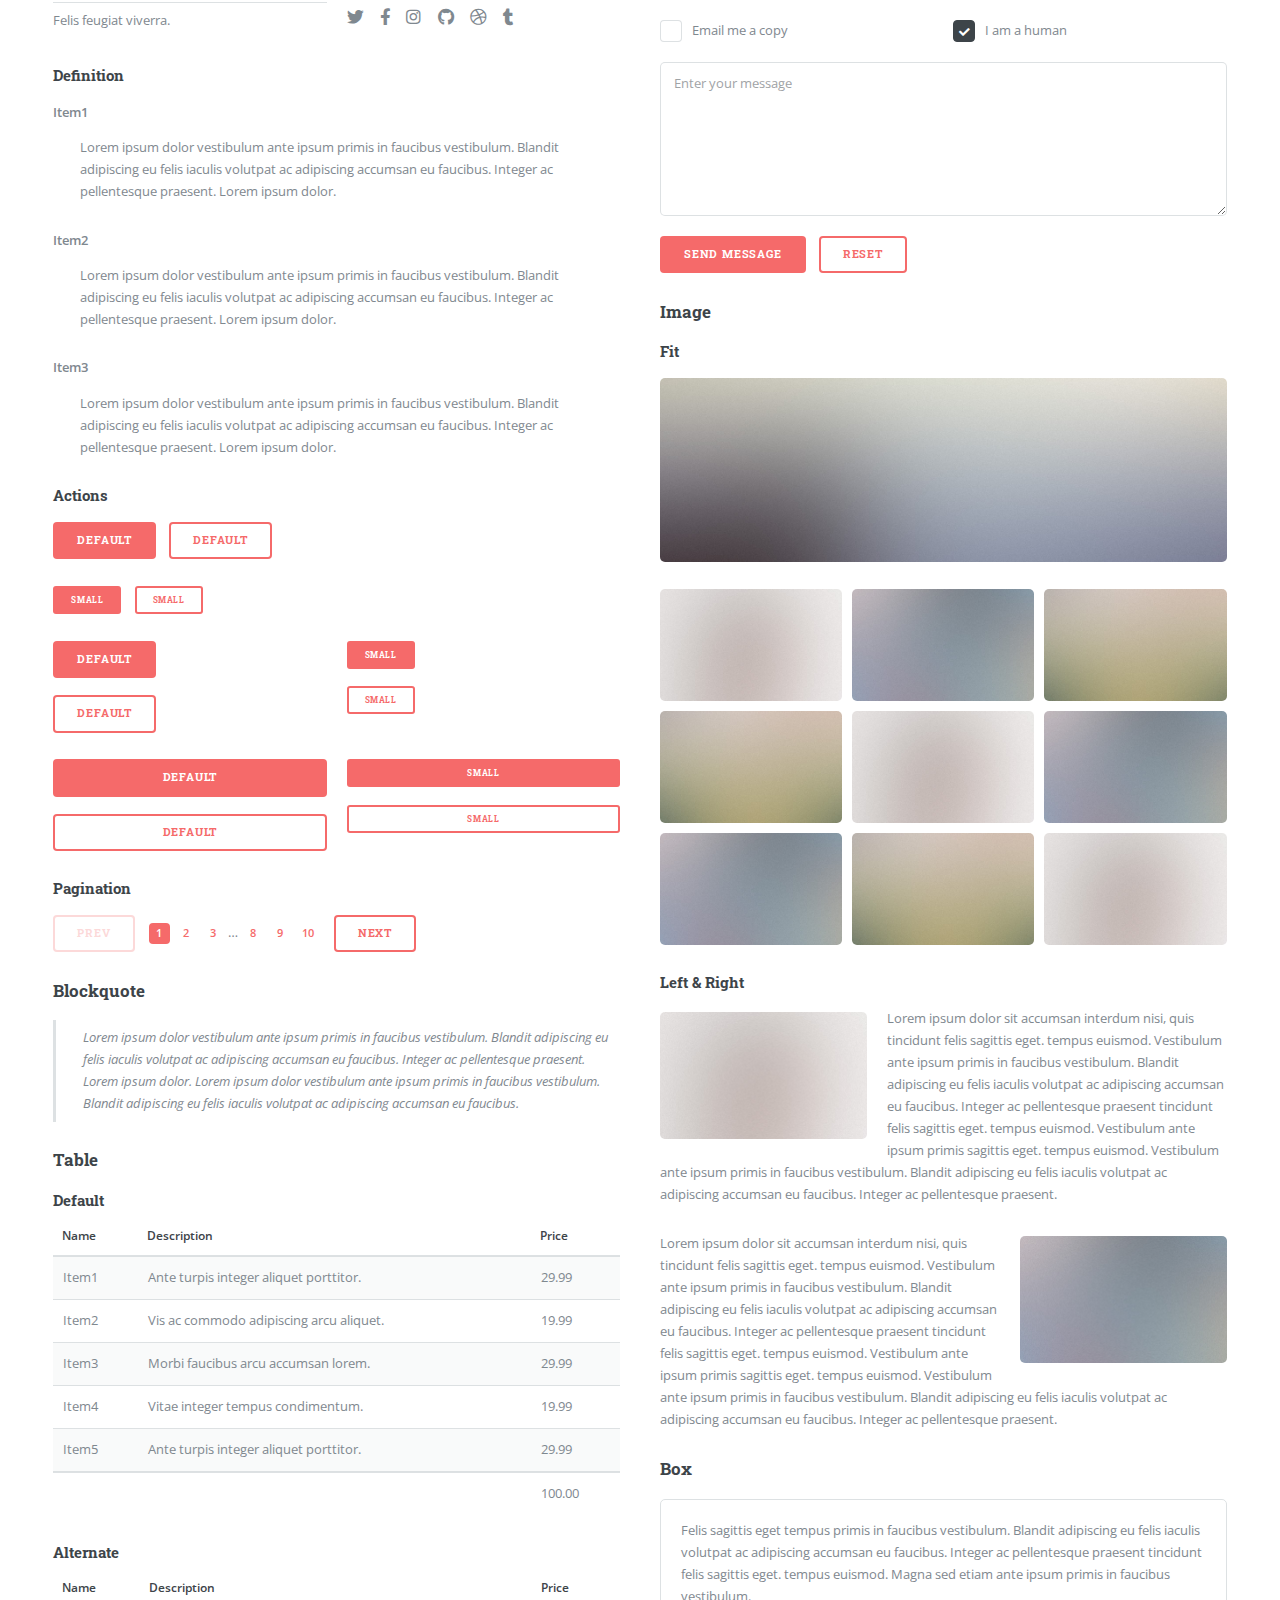
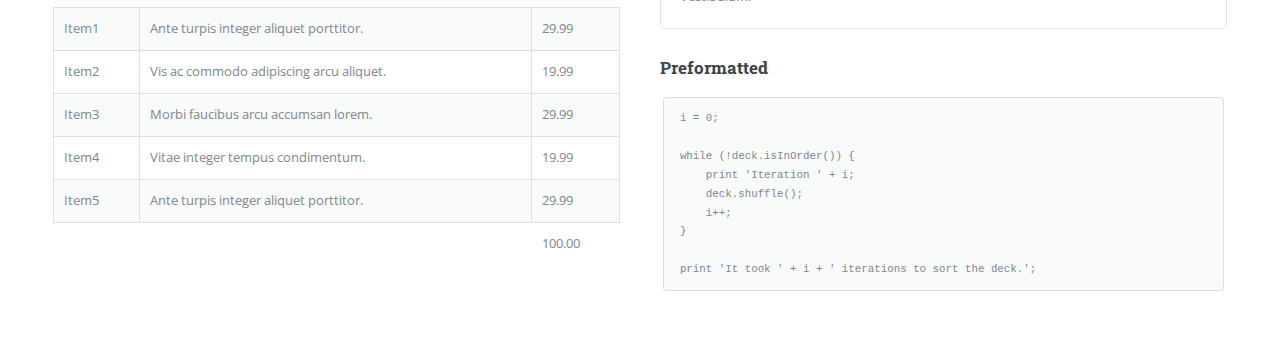
<file: elements.html>
<!DOCTYPE HTML>
<!--
	Editorial by HTML5 UP
	html5up.net | @ajlkn
	Free for personal and commercial use under the CCA 3.0 license (html5up.net/license)
-->
<html>
	<head>
		<title>Elements - Editorial by HTML5 UP</title>
		<meta charset="utf-8" />
		<meta name="viewport" content="width=device-width, initial-scale=1, user-scalable=no" />
		<link rel="stylesheet" href="assets/css/main.css" />
	</head>
	<body class="is-preload">

		<!-- Wrapper -->
			<div id="wrapper">

				<!-- Main -->
					<div id="main">
						<div class="inner">

							<!-- Header -->
								<header id="header">
									<a href="index.html" class="logo"><strong>Editorial</strong> by HTML5 UP</a>
									<ul class="icons">
										<li><a href="#" class="icon brands fa-twitter"><span class="label">Twitter</span></a></li>
										<li><a href="#" class="icon brands fa-facebook-f"><span class="label">Facebook</span></a></li>
										<li><a href="#" class="icon brands fa-snapchat-ghost"><span class="label">Snapchat</span></a></li>
										<li><a href="#" class="icon brands fa-instagram"><span class="label">Instagram</span></a></li>
										<li><a href="#" class="icon brands fa-medium-m"><span class="label">Medium</span></a></li>
									</ul>
								</header>

							<!-- Content -->
								<section>
									<header class="main">
										<h1>Elements</h1>
									</header>

									<!-- Content -->
										<h2 id="content">Sample Content</h2>
										<p>Praesent ac adipiscing ullamcorper semper ut amet ac risus. Lorem sapien ut odio odio nunc. Ac adipiscing nibh porttitor erat risus justo adipiscing adipiscing amet placerat accumsan. Vis. Faucibus odio magna tempus adipiscing a non. In mi primis arcu ut non accumsan vivamus ac blandit adipiscing adipiscing arcu metus praesent turpis eu ac lacinia nunc ac commodo gravida adipiscing eget accumsan ac nunc adipiscing adipiscing lorem ipsum dolor sit amet nullam veroeros adipiscing.</p>
										<div class="row">
											<div class="col-6 col-12-small">
												<h3>Sem turpis amet semper</h3>
												<p>Nunc lacinia ante nunc ac lobortis. Interdum adipiscing gravida odio porttitor sem non mi integer non faucibus ornare mi ut ante amet placerat aliquet. Volutpat commodo eu sed ante lacinia. Sapien a lorem in integer ornare praesent commodo adipiscing arcu in massa commodo lorem accumsan at odio massa ac ac. Semper adipiscing varius montes viverra nibh in adipiscing blandit tempus accumsan.</p>
											</div>
											<div class="col-6 col-12-small">
												<h3>Magna odio tempus commodo</h3>
												<p>In arcu accumsan arcu adipiscing accumsan orci ac. Felis id enim aliquet. Accumsan ac integer lobortis commodo ornare aliquet accumsan erat tempus amet porttitor. Ante commodo blandit adipiscing integer semper orci eget. Faucibus commodo adipiscing mi eu nullam accumsan morbi arcu ornare odio mi adipiscing nascetur lacus ac interdum morbi accumsan vis mi accumsan.</p>
											</div>
											<!-- Break -->
											<div class="col-4 col-12-medium">
												<h3>Interdum sapien gravida</h3>
												<p>Nunc lacinia ante nunc ac lobortis. Interdum adipiscing gravida odio porttitor sem non mi integer non faucibus ornare mi ut ante amet placerat aliquet. Volutpat eu sed ante lacinia sapien lorem accumsan varius montes viverra nibh in adipiscing blandit.</p>
											</div>
											<div class="col-4 col-12-medium">
												<h3>Faucibus consequat lorem</h3>
												<p>Nunc lacinia ante nunc ac lobortis. Interdum adipiscing gravida odio porttitor sem non mi integer non faucibus ornare mi ut ante amet placerat aliquet. Volutpat eu sed ante lacinia sapien lorem accumsan varius montes viverra nibh in adipiscing blandit.</p>
											</div>
											<div class="col-4 col-12-medium">
												<h3>Accumsan montes viverra</h3>
												<p>Nunc lacinia ante nunc ac lobortis. Interdum adipiscing gravida odio porttitor sem non mi integer non faucibus ornare mi ut ante amet placerat aliquet. Volutpat eu sed ante lacinia sapien lorem accumsan varius montes viverra nibh in adipiscing blandit.</p>
											</div>
										</div>

									<hr class="major" />

									<!-- Elements -->
										<h2 id="elements">Elements</h2>
										<div class="row gtr-200">
											<div class="col-6 col-12-medium">

												<!-- Text stuff -->
													<h3>Text</h3>
													<p>This is <b>bold</b> and this is <strong>strong</strong>. This is <i>italic</i> and this is <em>emphasized</em>.
													This is <sup>superscript</sup> text and this is <sub>subscript</sub> text.
													This is <u>underlined</u> and this is code: <code>for (;;) { ... }</code>.
													Finally, this is a <a href="#">link</a>.</p>
													<hr />
													<h2>Heading Level 2</h2>
													<h3>Heading Level 3</h3>
													<h4>Heading Level 4</h4>
													<hr />
													<p>Nunc lacinia ante nunc ac lobortis. Interdum adipiscing gravida odio porttitor sem non mi integer non faucibus ornare mi ut ante amet placerat aliquet. Volutpat eu sed ante lacinia sapien lorem accumsan varius montes viverra nibh in adipiscing blandit tempus accumsan.</p>

												<!-- Lists -->
													<h3>Lists</h3>
													<div class="row">
														<div class="col-6 col-12-small">

															<h4>Unordered</h4>
															<ul>
																<li>Dolor etiam magna etiam.</li>
																<li>Sagittis lorem eleifend.</li>
																<li>Felis dolore viverra.</li>
															</ul>

															<h4>Alternate</h4>
															<ul class="alt">
																<li>Dolor etiam magna etiam.</li>
																<li>Sagittis lorem eleifend.</li>
																<li>Felis feugiat viverra.</li>
															</ul>

														</div>
														<div class="col-6 col-12-small">

															<h4>Ordered</h4>
															<ol>
																<li>Dolor etiam magna etiam.</li>
																<li>Etiam vel lorem sed viverra.</li>
																<li>Felis dolore viverra.</li>
																<li>Dolor etiam magna etiam.</li>
																<li>Etiam vel lorem sed viverra.</li>
																<li>Felis dolore viverra.</li>
															</ol>

															<h4>Icons</h4>
															<ul class="icons">
																<li><a href="#" class="icon brands fa-twitter"><span class="label">Twitter</span></a></li>
																<li><a href="#" class="icon brands fa-facebook-f"><span class="label">Facebook</span></a></li>
																<li><a href="#" class="icon brands fa-instagram"><span class="label">Instagram</span></a></li>
																<li><a href="#" class="icon brands fa-github"><span class="label">Github</span></a></li>
																<li><a href="#" class="icon brands fa-dribbble"><span class="label">Dribbble</span></a></li>
																<li><a href="#" class="icon brands fa-tumblr"><span class="label">Tumblr</span></a></li>
															</ul>

														</div>
													</div>
													<h4>Definition</h4>
													<dl>
														<dt>Item1</dt>
														<dd>
															<p>Lorem ipsum dolor vestibulum ante ipsum primis in faucibus vestibulum. Blandit adipiscing eu felis iaculis volutpat ac adipiscing accumsan eu faucibus. Integer ac pellentesque praesent. Lorem ipsum dolor.</p>
														</dd>
														<dt>Item2</dt>
														<dd>
															<p>Lorem ipsum dolor vestibulum ante ipsum primis in faucibus vestibulum. Blandit adipiscing eu felis iaculis volutpat ac adipiscing accumsan eu faucibus. Integer ac pellentesque praesent. Lorem ipsum dolor.</p>
														</dd>
														<dt>Item3</dt>
														<dd>
															<p>Lorem ipsum dolor vestibulum ante ipsum primis in faucibus vestibulum. Blandit adipiscing eu felis iaculis volutpat ac adipiscing accumsan eu faucibus. Integer ac pellentesque praesent. Lorem ipsum dolor.</p>
														</dd>
													</dl>

													<h4>Actions</h4>
													<ul class="actions">
														<li><a href="#" class="button primary">Default</a></li>
														<li><a href="#" class="button">Default</a></li>
													</ul>
													<ul class="actions small">
														<li><a href="#" class="button primary small">Small</a></li>
														<li><a href="#" class="button small">Small</a></li>
													</ul>
													<div class="row">
														<div class="col-6 col-12-small">
															<ul class="actions stacked">
																<li><a href="#" class="button primary">Default</a></li>
																<li><a href="#" class="button">Default</a></li>
															</ul>
														</div>
														<div class="col-6 col-12-small">
															<ul class="actions stacked">
																<li><a href="#" class="button primary small">Small</a></li>
																<li><a href="#" class="button small">Small</a></li>
															</ul>
														</div>
														<div class="col-6 col-12-small">
															<ul class="actions stacked">
																<li><a href="#" class="button primary fit">Default</a></li>
																<li><a href="#" class="button fit">Default</a></li>
															</ul>
														</div>
														<div class="col-6 col-12-small">
															<ul class="actions stacked">
																<li><a href="#" class="button primary small fit">Small</a></li>
																<li><a href="#" class="button small fit">Small</a></li>
															</ul>
														</div>
													</div>

													<h4>Pagination</h4>
													<ul class="pagination">
														<li><span class="button disabled">Prev</span></li>
														<li><a href="#" class="page active">1</a></li>
														<li><a href="#" class="page">2</a></li>
														<li><a href="#" class="page">3</a></li>
														<li><span>&hellip;</span></li>
														<li><a href="#" class="page">8</a></li>
														<li><a href="#" class="page">9</a></li>
														<li><a href="#" class="page">10</a></li>
														<li><a href="#" class="button">Next</a></li>
													</ul>

												<!-- Blockquote -->
													<h3>Blockquote</h3>
													<blockquote>Lorem ipsum dolor vestibulum ante ipsum primis in faucibus vestibulum. Blandit adipiscing eu felis iaculis volutpat ac adipiscing accumsan eu faucibus. Integer ac pellentesque praesent. Lorem ipsum dolor. Lorem ipsum dolor vestibulum ante ipsum primis in faucibus vestibulum. Blandit adipiscing eu felis iaculis volutpat ac adipiscing accumsan eu faucibus.</blockquote>

												<!-- Table -->
													<h3>Table</h3>

													<h4>Default</h4>
													<div class="table-wrapper">
														<table>
															<thead>
																<tr>
																	<th>Name</th>
																	<th>Description</th>
																	<th>Price</th>
																</tr>
															</thead>
															<tbody>
																<tr>
																	<td>Item1</td>
																	<td>Ante turpis integer aliquet porttitor.</td>
																	<td>29.99</td>
																</tr>
																<tr>
																	<td>Item2</td>
																	<td>Vis ac commodo adipiscing arcu aliquet.</td>
																	<td>19.99</td>
																</tr>
																<tr>
																	<td>Item3</td>
																	<td> Morbi faucibus arcu accumsan lorem.</td>
																	<td>29.99</td>
																</tr>
																<tr>
																	<td>Item4</td>
																	<td>Vitae integer tempus condimentum.</td>
																	<td>19.99</td>
																</tr>
																<tr>
																	<td>Item5</td>
																	<td>Ante turpis integer aliquet porttitor.</td>
																	<td>29.99</td>
																</tr>
															</tbody>
															<tfoot>
																<tr>
																	<td colspan="2"></td>
																	<td>100.00</td>
																</tr>
															</tfoot>
														</table>
													</div>

													<h4>Alternate</h4>
													<div class="table-wrapper">
														<table class="alt">
															<thead>
																<tr>
																	<th>Name</th>
																	<th>Description</th>
																	<th>Price</th>
																</tr>
															</thead>
															<tbody>
																<tr>
																	<td>Item1</td>
																	<td>Ante turpis integer aliquet porttitor.</td>
																	<td>29.99</td>
																</tr>
																<tr>
																	<td>Item2</td>
																	<td>Vis ac commodo adipiscing arcu aliquet.</td>
																	<td>19.99</td>
																</tr>
																<tr>
																	<td>Item3</td>
																	<td> Morbi faucibus arcu accumsan lorem.</td>
																	<td>29.99</td>
																</tr>
																<tr>
																	<td>Item4</td>
																	<td>Vitae integer tempus condimentum.</td>
																	<td>19.99</td>
																</tr>
																<tr>
																	<td>Item5</td>
																	<td>Ante turpis integer aliquet porttitor.</td>
																	<td>29.99</td>
																</tr>
															</tbody>
															<tfoot>
																<tr>
																	<td colspan="2"></td>
																	<td>100.00</td>
																</tr>
															</tfoot>
														</table>
													</div>

											</div>
											<div class="col-6 col-12-medium">

												<!-- Buttons -->
													<h3>Buttons</h3>
													<ul class="actions">
														<li><a href="#" class="button primary">Primary</a></li>
														<li><a href="#" class="button">Default</a></li>
													</ul>
													<ul class="actions">
														<li><a href="#" class="button large">Large</a></li>
														<li><a href="#" class="button">Default</a></li>
														<li><a href="#" class="button small">Small</a></li>
													</ul>
													<ul class="actions">
														<li><a href="#" class="button primary large">Large</a></li>
														<li><a href="#" class="button primary">Default</a></li>
														<li><a href="#" class="button primary small">Small</a></li>
													</ul>
													<ul class="actions fit">
														<li><a href="#" class="button primary fit">Fit</a></li>
														<li><a href="#" class="button fit">Fit</a></li>
													</ul>
													<ul class="actions fit small">
														<li><a href="#" class="button primary fit small">Fit + Small</a></li>
														<li><a href="#" class="button fit small">Fit + Small</a></li>
													</ul>
													<ul class="actions">
														<li><a href="#" class="button primary icon solid fa-search">Icon</a></li>
														<li><a href="#" class="button icon solid fa-download">Icon</a></li>
													</ul>
													<ul class="actions">
														<li><span class="button primary disabled">Primary</span></li>
														<li><span class="button disabled">Default</span></li>
													</ul>

												<!-- Form -->
													<h3>Form</h3>

													<form method="post" action="#">
														<div class="row gtr-uniform">
															<div class="col-6 col-12-xsmall">
																<input type="text" name="demo-name" id="demo-name" value="" placeholder="Name" />
															</div>
															<div class="col-6 col-12-xsmall">
																<input type="email" name="demo-email" id="demo-email" value="" placeholder="Email" />
															</div>
															<!-- Break -->
															<div class="col-12">
																<select name="demo-category" id="demo-category">
																	<option value="">- Category -</option>
																	<option value="1">Manufacturing</option>
																	<option value="1">Shipping</option>
																	<option value="1">Administration</option>
																	<option value="1">Human Resources</option>
																</select>
															</div>
															<!-- Break -->
															<div class="col-4 col-12-small">
																<input type="radio" id="demo-priority-low" name="demo-priority" checked>
																<label for="demo-priority-low">Low</label>
															</div>
															<div class="col-4 col-12-small">
																<input type="radio" id="demo-priority-normal" name="demo-priority">
																<label for="demo-priority-normal">Normal</label>
															</div>
															<div class="col-4 col-12-small">
																<input type="radio" id="demo-priority-high" name="demo-priority">
																<label for="demo-priority-high">High</label>
															</div>
															<!-- Break -->
															<div class="col-6 col-12-small">
																<input type="checkbox" id="demo-copy" name="demo-copy">
																<label for="demo-copy">Email me a copy</label>
															</div>
															<div class="col-6 col-12-small">
																<input type="checkbox" id="demo-human" name="demo-human" checked>
																<label for="demo-human">I am a human</label>
															</div>
															<!-- Break -->
															<div class="col-12">
																<textarea name="demo-message" id="demo-message" placeholder="Enter your message" rows="6"></textarea>
															</div>
															<!-- Break -->
															<div class="col-12">
																<ul class="actions">
																	<li><input type="submit" value="Send Message" class="primary" /></li>
																	<li><input type="reset" value="Reset" /></li>
																</ul>
															</div>
														</div>
													</form>

												<!-- Image -->
													<h3>Image</h3>

													<h4>Fit</h4>
													<span class="image fit"><img src="images/pic11.jpg" alt="" /></span>
													<div class="box alt">
														<div class="row gtr-50 gtr-uniform">
															<div class="col-4"><span class="image fit"><img src="images/pic01.jpg" alt="" /></span></div>
															<div class="col-4"><span class="image fit"><img src="images/pic02.jpg" alt="" /></span></div>
															<div class="col-4"><span class="image fit"><img src="images/pic03.jpg" alt="" /></span></div>
															<!-- Break -->
															<div class="col-4"><span class="image fit"><img src="images/pic03.jpg" alt="" /></span></div>
															<div class="col-4"><span class="image fit"><img src="images/pic01.jpg" alt="" /></span></div>
															<div class="col-4"><span class="image fit"><img src="images/pic02.jpg" alt="" /></span></div>
															<!-- Break -->
															<div class="col-4"><span class="image fit"><img src="images/pic02.jpg" alt="" /></span></div>
															<div class="col-4"><span class="image fit"><img src="images/pic03.jpg" alt="" /></span></div>
															<div class="col-4"><span class="image fit"><img src="images/pic01.jpg" alt="" /></span></div>
														</div>
													</div>

													<h4>Left &amp; Right</h4>
													<p><span class="image left"><img src="images/pic01.jpg" alt="" /></span>Lorem ipsum dolor sit accumsan interdum nisi, quis tincidunt felis sagittis eget. tempus euismod. Vestibulum ante ipsum primis in faucibus vestibulum. Blandit adipiscing eu felis iaculis volutpat ac adipiscing accumsan eu faucibus. Integer ac pellentesque praesent tincidunt felis sagittis eget. tempus euismod. Vestibulum ante ipsum primis sagittis eget. tempus euismod. Vestibulum ante ipsum primis in faucibus vestibulum. Blandit adipiscing eu felis iaculis volutpat ac adipiscing accumsan eu faucibus. Integer ac pellentesque praesent.</p>
													<p><span class="image right"><img src="images/pic02.jpg" alt="" /></span>Lorem ipsum dolor sit accumsan interdum nisi, quis tincidunt felis sagittis eget. tempus euismod. Vestibulum ante ipsum primis in faucibus vestibulum. Blandit adipiscing eu felis iaculis volutpat ac adipiscing accumsan eu faucibus. Integer ac pellentesque praesent tincidunt felis sagittis eget. tempus euismod. Vestibulum ante ipsum primis sagittis eget. tempus euismod. Vestibulum ante ipsum primis in faucibus vestibulum. Blandit adipiscing eu felis iaculis volutpat ac adipiscing accumsan eu faucibus. Integer ac pellentesque praesent.</p>

												<!-- Box -->
													<h3>Box</h3>
													<div class="box">
														<p>Felis sagittis eget tempus primis in faucibus vestibulum. Blandit adipiscing eu felis iaculis volutpat ac adipiscing accumsan eu faucibus. Integer ac pellentesque praesent tincidunt felis sagittis eget. tempus euismod. Magna sed etiam ante ipsum primis in faucibus vestibulum.</p>
													</div>

												<!-- Preformatted Code -->
													<h3>Preformatted</h3>
													<pre><code>i = 0;

while (!deck.isInOrder()) {
    print 'Iteration ' + i;
    deck.shuffle();
    i++;
}

print 'It took ' + i + ' iterations to sort the deck.';
</code></pre>

											</div>
										</div>

								</section>

						</div>
					</div>

				<!-- Sidebar -->
					<div id="sidebar">
						<div class="inner">

							<!-- Search -->
								<section id="search" class="alt">
									<form method="post" action="#">
										<input type="text" name="query" id="query" placeholder="Search" />
									</form>
								</section>

							<!-- Menu -->
								<nav id="menu">
									<header class="major">
										<h2>Menu</h2>
									</header>
									<ul>
										<li><a href="index.html">Homepage</a></li>
										<li><a href="generic.html">Generic</a></li>
										<li><a href="elements.html">Elements</a></li>
										<li>
											<span class="opener">Submenu</span>
											<ul>
												<li><a href="#">Lorem Dolor</a></li>
												<li><a href="#">Ipsum Adipiscing</a></li>
												<li><a href="#">Tempus Magna</a></li>
												<li><a href="#">Feugiat Veroeros</a></li>
											</ul>
										</li>
										<li><a href="#">Etiam Dolore</a></li>
										<li><a href="#">Adipiscing</a></li>
										<li>
											<span class="opener">Another Submenu</span>
											<ul>
												<li><a href="#">Lorem Dolor</a></li>
												<li><a href="#">Ipsum Adipiscing</a></li>
												<li><a href="#">Tempus Magna</a></li>
												<li><a href="#">Feugiat Veroeros</a></li>
											</ul>
										</li>
										<li><a href="#">Maximus Erat</a></li>
										<li><a href="#">Sapien Mauris</a></li>
										<li><a href="#">Amet Lacinia</a></li>
									</ul>
								</nav>

							<!-- Section -->
								<section>
									<header class="major">
										<h2>Ante interdum</h2>
									</header>
									<div class="mini-posts">
										<article>
											<a href="#" class="image"><img src="images/pic07.jpg" alt="" /></a>
											<p>Aenean ornare velit lacus, ac varius enim lorem ullamcorper dolore aliquam.</p>
										</article>
										<article>
											<a href="#" class="image"><img src="images/pic08.jpg" alt="" /></a>
											<p>Aenean ornare velit lacus, ac varius enim lorem ullamcorper dolore aliquam.</p>
										</article>
										<article>
											<a href="#" class="image"><img src="images/pic09.jpg" alt="" /></a>
											<p>Aenean ornare velit lacus, ac varius enim lorem ullamcorper dolore aliquam.</p>
										</article>
									</div>
									<ul class="actions">
										<li><a href="#" class="button">More</a></li>
									</ul>
								</section>

							<!-- Section -->
								<section>
									<header class="major">
										<h2>Get in touch</h2>
									</header>
									<p>Sed varius enim lorem ullamcorper dolore aliquam aenean ornare velit lacus, ac varius enim lorem ullamcorper dolore. Proin sed aliquam facilisis ante interdum. Sed nulla amet lorem feugiat tempus aliquam.</p>
									<ul class="contact">
										<li class="icon solid fa-envelope"><a href="#">information@untitled.tld</a></li>
										<li class="icon solid fa-phone">(000) 000-0000</li>
										<li class="icon solid fa-home">1234 Somewhere Road #8254<br />
										Nashville, TN 00000-0000</li>
									</ul>
								</section>

							<!-- Footer -->
								<footer id="footer">
									<p class="copyright">&copy; Untitled. All rights reserved. Demo Images: <a href="https://unsplash.com">Unsplash</a>. Design: <a href="https://html5up.net">HTML5 UP</a>.</p>
								</footer>

						</div>
					</div>

			</div>

		<!-- Scripts -->
			<script src="assets/js/jquery.min.js"></script>
			<script src="assets/js/browser.min.js"></script>
			<script src="assets/js/breakpoints.min.js"></script>
			<script src="assets/js/util.js"></script>
			<script src="assets/js/main.js"></script>

	</body>
</html>
</file>
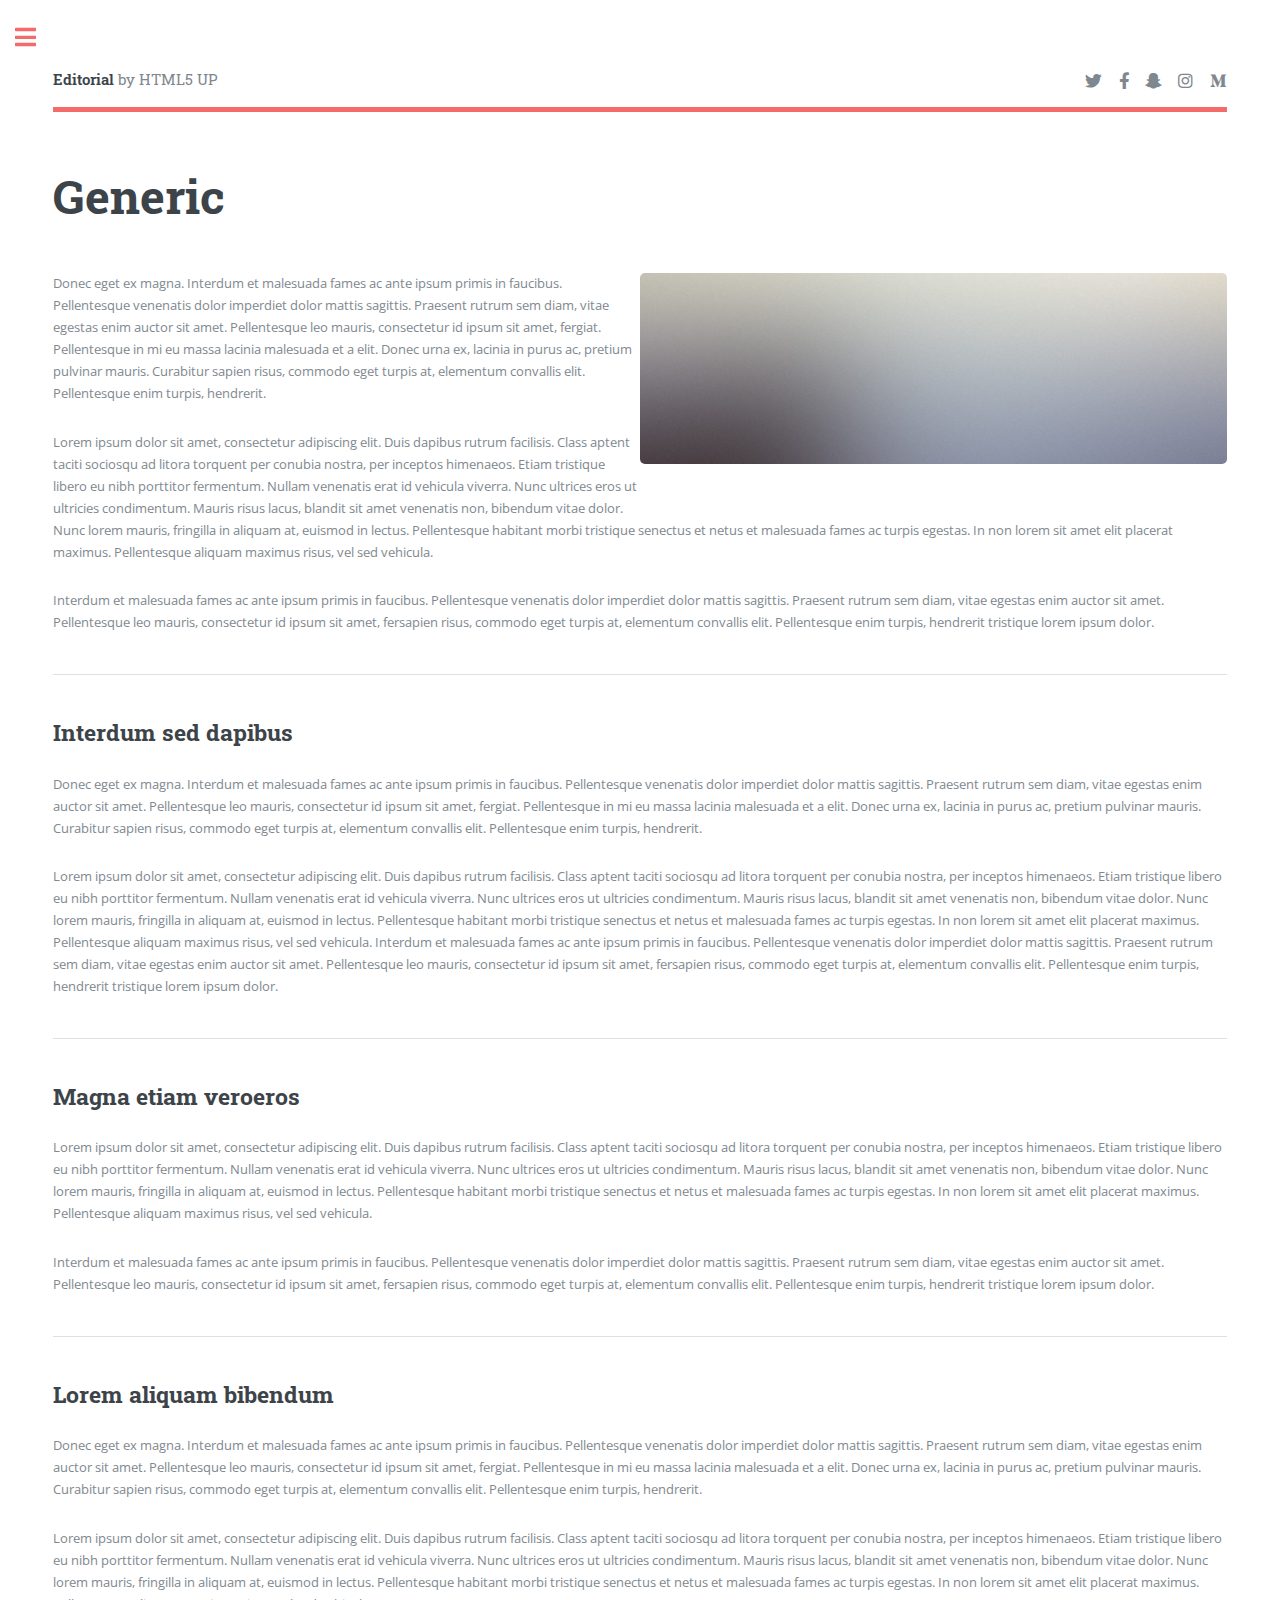
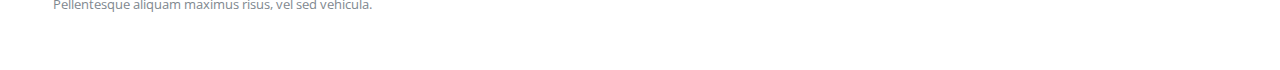
<file: generic.html>
<!DOCTYPE HTML>
<!--
	Editorial by HTML5 UP
	html5up.net | @ajlkn
	Free for personal and commercial use under the CCA 3.0 license (html5up.net/license)
-->
<html>
	<head>
		<title>Generic - Editorial by HTML5 UP</title>
		<meta charset="utf-8" />
		<meta name="viewport" content="width=device-width, initial-scale=1, user-scalable=no" />
		<link rel="stylesheet" href="assets/css/main.css" />
	</head>
	<body class="is-preload">

		<!-- Wrapper -->
			<div id="wrapper">

				<!-- Main -->
					<div id="main">
						<div class="inner">

							<!-- Header -->
								<header id="header">
									<a href="index.html" class="logo"><strong>Editorial</strong> by HTML5 UP</a>
									<ul class="icons">
										<li><a href="#" class="icon brands fa-twitter"><span class="label">Twitter</span></a></li>
										<li><a href="#" class="icon brands fa-facebook-f"><span class="label">Facebook</span></a></li>
										<li><a href="#" class="icon brands fa-snapchat-ghost"><span class="label">Snapchat</span></a></li>
										<li><a href="#" class="icon brands fa-instagram"><span class="label">Instagram</span></a></li>
										<li><a href="#" class="icon brands fa-medium-m"><span class="label">Medium</span></a></li>
									</ul>
								</header>

							<!-- Content -->
								<section>
									<header class="main">
										<h1>Generic</h1>
									</header>

									<span class="image main"><img src="images/pic11.jpg" alt="" /></span>

									<p>Donec eget ex magna. Interdum et malesuada fames ac ante ipsum primis in faucibus. Pellentesque venenatis dolor imperdiet dolor mattis sagittis. Praesent rutrum sem diam, vitae egestas enim auctor sit amet. Pellentesque leo mauris, consectetur id ipsum sit amet, fergiat. Pellentesque in mi eu massa lacinia malesuada et a elit. Donec urna ex, lacinia in purus ac, pretium pulvinar mauris. Curabitur sapien risus, commodo eget turpis at, elementum convallis elit. Pellentesque enim turpis, hendrerit.</p>
									<p>Lorem ipsum dolor sit amet, consectetur adipiscing elit. Duis dapibus rutrum facilisis. Class aptent taciti sociosqu ad litora torquent per conubia nostra, per inceptos himenaeos. Etiam tristique libero eu nibh porttitor fermentum. Nullam venenatis erat id vehicula viverra. Nunc ultrices eros ut ultricies condimentum. Mauris risus lacus, blandit sit amet venenatis non, bibendum vitae dolor. Nunc lorem mauris, fringilla in aliquam at, euismod in lectus. Pellentesque habitant morbi tristique senectus et netus et malesuada fames ac turpis egestas. In non lorem sit amet elit placerat maximus. Pellentesque aliquam maximus risus, vel sed vehicula.</p>
									<p>Interdum et malesuada fames ac ante ipsum primis in faucibus. Pellentesque venenatis dolor imperdiet dolor mattis sagittis. Praesent rutrum sem diam, vitae egestas enim auctor sit amet. Pellentesque leo mauris, consectetur id ipsum sit amet, fersapien risus, commodo eget turpis at, elementum convallis elit. Pellentesque enim turpis, hendrerit tristique lorem ipsum dolor.</p>

									<hr class="major" />

									<h2>Interdum sed dapibus</h2>
									<p>Donec eget ex magna. Interdum et malesuada fames ac ante ipsum primis in faucibus. Pellentesque venenatis dolor imperdiet dolor mattis sagittis. Praesent rutrum sem diam, vitae egestas enim auctor sit amet. Pellentesque leo mauris, consectetur id ipsum sit amet, fergiat. Pellentesque in mi eu massa lacinia malesuada et a elit. Donec urna ex, lacinia in purus ac, pretium pulvinar mauris. Curabitur sapien risus, commodo eget turpis at, elementum convallis elit. Pellentesque enim turpis, hendrerit.</p>
									<p>Lorem ipsum dolor sit amet, consectetur adipiscing elit. Duis dapibus rutrum facilisis. Class aptent taciti sociosqu ad litora torquent per conubia nostra, per inceptos himenaeos. Etiam tristique libero eu nibh porttitor fermentum. Nullam venenatis erat id vehicula viverra. Nunc ultrices eros ut ultricies condimentum. Mauris risus lacus, blandit sit amet venenatis non, bibendum vitae dolor. Nunc lorem mauris, fringilla in aliquam at, euismod in lectus. Pellentesque habitant morbi tristique senectus et netus et malesuada fames ac turpis egestas. In non lorem sit amet elit placerat maximus. Pellentesque aliquam maximus risus, vel sed vehicula. Interdum et malesuada fames ac ante ipsum primis in faucibus. Pellentesque venenatis dolor imperdiet dolor mattis sagittis. Praesent rutrum sem diam, vitae egestas enim auctor sit amet. Pellentesque leo mauris, consectetur id ipsum sit amet, fersapien risus, commodo eget turpis at, elementum convallis elit. Pellentesque enim turpis, hendrerit tristique lorem ipsum dolor.</p>

									<hr class="major" />

									<h2>Magna etiam veroeros</h2>
									<p>Lorem ipsum dolor sit amet, consectetur adipiscing elit. Duis dapibus rutrum facilisis. Class aptent taciti sociosqu ad litora torquent per conubia nostra, per inceptos himenaeos. Etiam tristique libero eu nibh porttitor fermentum. Nullam venenatis erat id vehicula viverra. Nunc ultrices eros ut ultricies condimentum. Mauris risus lacus, blandit sit amet venenatis non, bibendum vitae dolor. Nunc lorem mauris, fringilla in aliquam at, euismod in lectus. Pellentesque habitant morbi tristique senectus et netus et malesuada fames ac turpis egestas. In non lorem sit amet elit placerat maximus. Pellentesque aliquam maximus risus, vel sed vehicula.</p>
									<p>Interdum et malesuada fames ac ante ipsum primis in faucibus. Pellentesque venenatis dolor imperdiet dolor mattis sagittis. Praesent rutrum sem diam, vitae egestas enim auctor sit amet. Pellentesque leo mauris, consectetur id ipsum sit amet, fersapien risus, commodo eget turpis at, elementum convallis elit. Pellentesque enim turpis, hendrerit tristique lorem ipsum dolor.</p>

									<hr class="major" />

									<h2>Lorem aliquam bibendum</h2>
									<p>Donec eget ex magna. Interdum et malesuada fames ac ante ipsum primis in faucibus. Pellentesque venenatis dolor imperdiet dolor mattis sagittis. Praesent rutrum sem diam, vitae egestas enim auctor sit amet. Pellentesque leo mauris, consectetur id ipsum sit amet, fergiat. Pellentesque in mi eu massa lacinia malesuada et a elit. Donec urna ex, lacinia in purus ac, pretium pulvinar mauris. Curabitur sapien risus, commodo eget turpis at, elementum convallis elit. Pellentesque enim turpis, hendrerit.</p>
									<p>Lorem ipsum dolor sit amet, consectetur adipiscing elit. Duis dapibus rutrum facilisis. Class aptent taciti sociosqu ad litora torquent per conubia nostra, per inceptos himenaeos. Etiam tristique libero eu nibh porttitor fermentum. Nullam venenatis erat id vehicula viverra. Nunc ultrices eros ut ultricies condimentum. Mauris risus lacus, blandit sit amet venenatis non, bibendum vitae dolor. Nunc lorem mauris, fringilla in aliquam at, euismod in lectus. Pellentesque habitant morbi tristique senectus et netus et malesuada fames ac turpis egestas. In non lorem sit amet elit placerat maximus. Pellentesque aliquam maximus risus, vel sed vehicula.</p>

								</section>

						</div>
					</div>

				<!-- Sidebar -->
					<div id="sidebar">
						<div class="inner">

							<!-- Search -->
								<section id="search" class="alt">
									<form method="post" action="#">
										<input type="text" name="query" id="query" placeholder="Search" />
									</form>
								</section>

							<!-- Menu -->
								<nav id="menu">
									<header class="major">
										<h2>Menu</h2>
									</header>
									<ul>
										<li><a href="index.html">Homepage</a></li>
										<li><a href="generic.html">Generic</a></li>
										<li><a href="elements.html">Elements</a></li>
										<li>
											<span class="opener">Submenu</span>
											<ul>
												<li><a href="#">Lorem Dolor</a></li>
												<li><a href="#">Ipsum Adipiscing</a></li>
												<li><a href="#">Tempus Magna</a></li>
												<li><a href="#">Feugiat Veroeros</a></li>
											</ul>
										</li>
										<li><a href="#">Etiam Dolore</a></li>
										<li><a href="#">Adipiscing</a></li>
										<li>
											<span class="opener">Another Submenu</span>
											<ul>
												<li><a href="#">Lorem Dolor</a></li>
												<li><a href="#">Ipsum Adipiscing</a></li>
												<li><a href="#">Tempus Magna</a></li>
												<li><a href="#">Feugiat Veroeros</a></li>
											</ul>
										</li>
										<li><a href="#">Maximus Erat</a></li>
										<li><a href="#">Sapien Mauris</a></li>
										<li><a href="#">Amet Lacinia</a></li>
									</ul>
								</nav>

							<!-- Section -->
								<section>
									<header class="major">
										<h2>Ante interdum</h2>
									</header>
									<div class="mini-posts">
										<article>
											<a href="#" class="image"><img src="images/pic07.jpg" alt="" /></a>
											<p>Aenean ornare velit lacus, ac varius enim lorem ullamcorper dolore aliquam.</p>
										</article>
										<article>
											<a href="#" class="image"><img src="images/pic08.jpg" alt="" /></a>
											<p>Aenean ornare velit lacus, ac varius enim lorem ullamcorper dolore aliquam.</p>
										</article>
										<article>
											<a href="#" class="image"><img src="images/pic09.jpg" alt="" /></a>
											<p>Aenean ornare velit lacus, ac varius enim lorem ullamcorper dolore aliquam.</p>
										</article>
									</div>
									<ul class="actions">
										<li><a href="#" class="button">More</a></li>
									</ul>
								</section>

							<!-- Section -->
								<section>
									<header class="major">
										<h2>Get in touch</h2>
									</header>
									<p>Sed varius enim lorem ullamcorper dolore aliquam aenean ornare velit lacus, ac varius enim lorem ullamcorper dolore. Proin sed aliquam facilisis ante interdum. Sed nulla amet lorem feugiat tempus aliquam.</p>
									<ul class="contact">
										<li class="icon solid fa-envelope"><a href="#">information@untitled.tld</a></li>
										<li class="icon solid fa-phone">(000) 000-0000</li>
										<li class="icon solid fa-home">1234 Somewhere Road #8254<br />
										Nashville, TN 00000-0000</li>
									</ul>
								</section>

							<!-- Footer -->
								<footer id="footer">
									<p class="copyright">&copy; Untitled. All rights reserved. Demo Images: <a href="https://unsplash.com">Unsplash</a>. Design: <a href="https://html5up.net">HTML5 UP</a>.</p>
								</footer>

						</div>
					</div>

			</div>

		<!-- Scripts -->
			<script src="assets/js/jquery.min.js"></script>
			<script src="assets/js/browser.min.js"></script>
			<script src="assets/js/breakpoints.min.js"></script>
			<script src="assets/js/util.js"></script>
			<script src="assets/js/main.js"></script>

	</body>
</html>
</file>
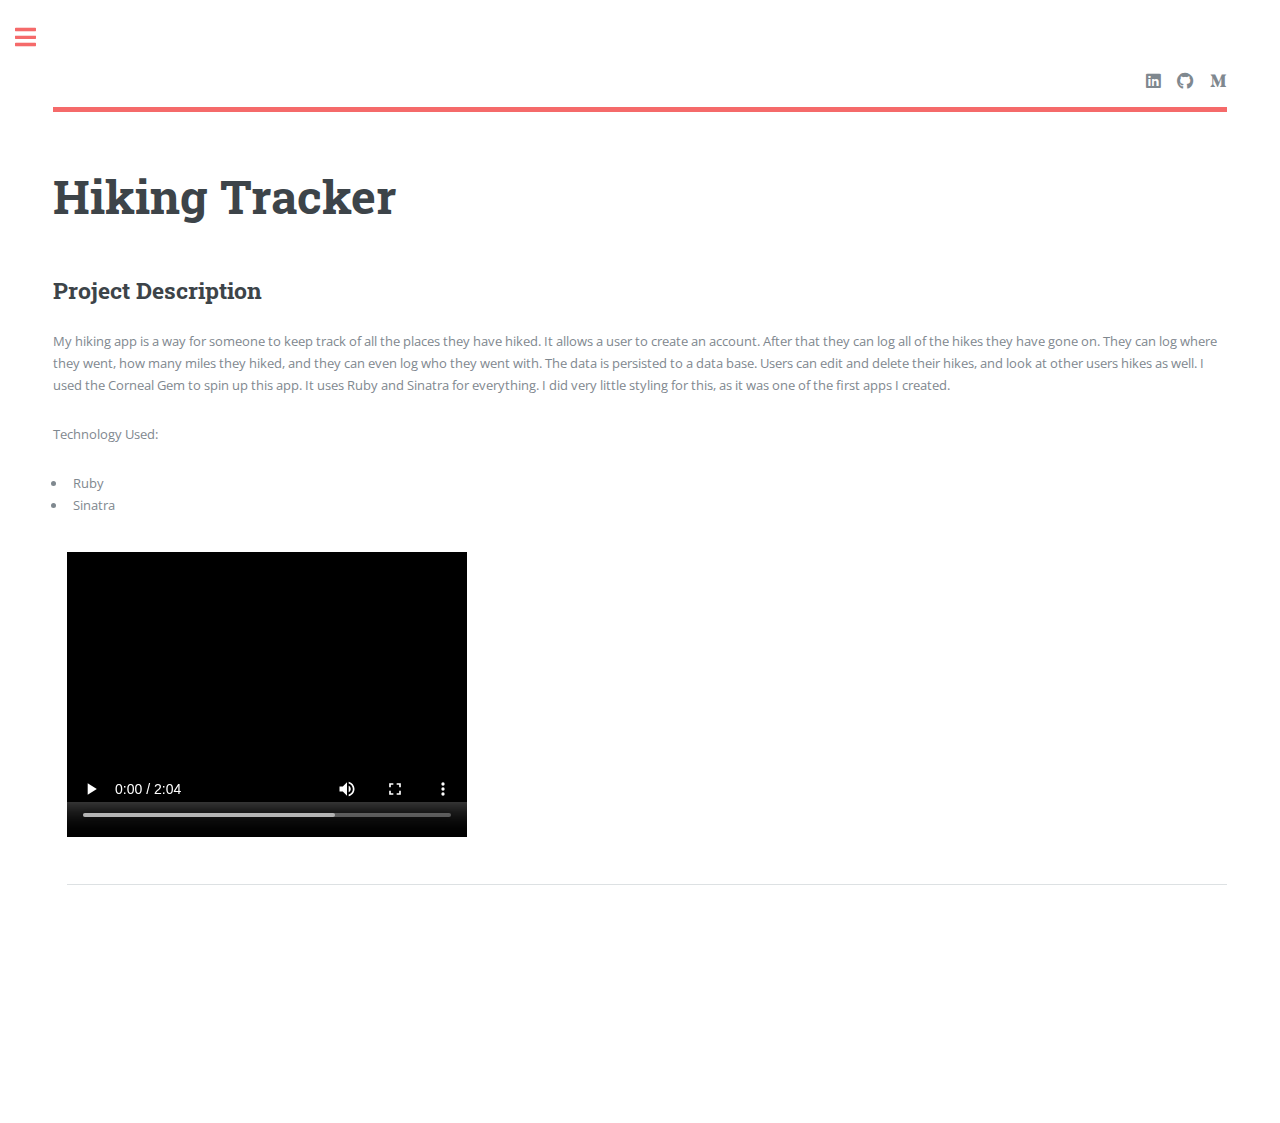
<file: hiking.html>
<!DOCTYPE HTML>
<!--
	Editorial by HTML5 UP
	html5up.net | @ajlkn
	Free for personal and commercial use under the CCA 3.0 license (html5up.net/license)
-->
<html>
	<head>
		<link rel="icon" type="image/png" href="images/favicon-196x196.png" sizes="196x196" />
		<title>Hiking Tracker</title>
		<meta charset="utf-8" />
		<meta name="viewport" content="width=device-width, initial-scale=1, user-scalable=no" />
		<link rel="stylesheet" href="assets/css/main.css" />
	</head>
	<body class="is-preload">

		<!-- Wrapper -->
			<div id="wrapper">

				<!-- Main -->
					<div id="main">
						<div class="inner">

							<!-- Header -->
								<header id="header">
									<a href="index.html" class="logo"><strong></strong> </a>
									<ul class="icons">
										<li><a href="https://www.linkedin.com/in/robert-m-ricci/" class="icon brands fa-linkedin"><span class="label">Linkedin</span></a></li>
										<li><a href="https://github.com/Robert-Ricci" class="icon brands fa-github"><span class="label">Github</span></a></li>
										<li><a href="https://medium.com/@rmricci121" class="icon brands fa-medium-m"><span class="label">Medium</span></a></li>
									</ul>
								</header>

							<!-- Content -->
								<section>
									<header class="main">
										<h1>Hiking Tracker</h1>
									</header>

									<!-- Content -->
										<h2 id="content">Project Description</h2>
										<p>My hiking app is a way for someone to keep track of all the places they have hiked. It allows a user to create an account. After that they can log all of the hikes they have gone on. They can log where they went, how many miles they hiked, and they can even log who they went with. The data is persisted to a data base. Users can edit and delete their hikes, and look at other users hikes as well. I used the Corneal Gem to spin up this app. It uses Ruby and Sinatra for everything. I did very little styling for this, as it was one of the first apps I created. </p>
										
										<p>Technology Used:</p>
										<ul>
                                            <li>Ruby</li>
											<li>Sinatra</li>
											<div class="row">
											<div class="col-6 col-12-small">
												<!-- <h3>Sem turpis amet semper</h3>
												<p>Nunc lacinia ante nunc ac lobortis. Interdum adipiscing gravida odio porttitor sem non mi integer non faucibus ornare mi ut ante amet placerat aliquet. Volutpat commodo eu sed ante lacinia. Sapien a lorem in integer ornare praesent commodo adipiscing arcu in massa commodo lorem accumsan at odio massa ac ac. Semper adipiscing varius montes viverra nibh in adipiscing blandit tempus accumsan.</p> -->
											</div>
											<div class="col-6 col-12-small">
												<!-- <h3>Magna odio tempus commodo</h3>
												<p>In arcu accumsan arcu adipiscing accumsan orci ac. Felis id enim aliquet. Accumsan ac integer lobortis commodo ornare aliquet accumsan erat tempus amet porttitor. Ante commodo blandit adipiscing integer semper orci eget. Faucibus commodo adipiscing mi eu nullam accumsan morbi arcu ornare odio mi adipiscing nascetur lacus ac interdum morbi accumsan vis mi accumsan.</p> -->
											</div>
											<!-- Break -->
											<div class="col-4 col-12-medium">
												<video width="400" height="320" controls >
                                                <source src="./images/Sinatra Hiking Tracker Walkthrough.mp4" type="video/mp4">											</div>
											<div class="col-4 col-12-medium">
												<!-- <h3>Faucibus consequat lorem</h3>
												<p>Nunc lacinia ante nunc ac lobortis. Interdum adipiscing gravida odio porttitor sem non mi integer non faucibus ornare mi ut ante amet placerat aliquet. Volutpat eu sed ante lacinia sapien lorem accumsan varius montes viverra nibh in adipiscing blandit.</p> -->
											</div>
											<div class="col-4 col-12-medium">
												<!-- <h3>Accumsan montes viverra</h3>
												<p>Nunc lacinia ante nunc ac lobortis. Interdum adipiscing gravida odio porttitor sem non mi integer non faucibus ornare mi ut ante amet placerat aliquet. Volutpat eu sed ante lacinia sapien lorem accumsan varius montes viverra nibh in adipiscing blandit.</p> -->
											</div>
										</div>

									<hr class="major" />

									<!-- Elements -->
										<!-- <h2 id="elements">Elements</h2> -->
										<div class="row gtr-200">
											<div class="col-6 col-12-medium">

												<!-- Text stuff -->
													<!-- <h3>Text</h3>
													<p>This is <b>bold</b> and this is <strong>strong</strong>. This is <i>italic</i> and this is <em>emphasized</em>.
													This is <sup>superscript</sup> text and this is <sub>subscript</sub> text.
													This is <u>underlined</u> and this is code: <code>for (;;) { ... }</code>.
													Finally, this is a <a href="#">link</a>.</p>
													<hr />
													<h2>Heading Level 2</h2>
													<h3>Heading Level 3</h3>
													<h4>Heading Level 4</h4>
													<hr />
													<p>Nunc lacinia ante nunc ac lobortis. Interdum adipiscing gravida odio porttitor sem non mi integer non faucibus ornare mi ut ante amet placerat aliquet. Volutpat eu sed ante lacinia sapien lorem accumsan varius montes viverra nibh in adipiscing blandit tempus accumsan.</p> -->

												<!-- Lists -->
													<!-- <h3>Lists</h3>
													<div class="row">
														<div class="col-6 col-12-small">

															<h4>Unordered</h4>
															<ul>
																<li>Dolor etiam magna etiam.</li>
																<li>Sagittis lorem eleifend.</li>
																<li>Felis dolore viverra.</li>
															</ul>

															<h4>Alternate</h4>
															<ul class="alt">
																<li>Dolor etiam magna etiam.</li>
																<li>Sagittis lorem eleifend.</li>
																<li>Felis feugiat viverra.</li>
															</ul>

														</div>
														<div class="col-6 col-12-small">

															<h4>Ordered</h4>
															<ol>
																<li>Dolor etiam magna etiam.</li>
																<li>Etiam vel lorem sed viverra.</li>
																<li>Felis dolore viverra.</li>
																<li>Dolor etiam magna etiam.</li>
																<li>Etiam vel lorem sed viverra.</li>
																<li>Felis dolore viverra.</li>
															</ol>

															<h4>Icons</h4>
															<ul class="icons">
																<li><a href="#" class="icon brands fa-twitter"><span class="label">Twitter</span></a></li>
																<li><a href="#" class="icon brands fa-facebook-f"><span class="label">Facebook</span></a></li>
																<li><a href="#" class="icon brands fa-instagram"><span class="label">Instagram</span></a></li>
																<li><a href="#" class="icon brands fa-github"><span class="label">Github</span></a></li>
																<li><a href="#" class="icon brands fa-dribbble"><span class="label">Dribbble</span></a></li>
																<li><a href="#" class="icon brands fa-tumblr"><span class="label">Tumblr</span></a></li>
															</ul>

														</div>
													</div>
													<h4>Definition</h4>
													<dl>
														<dt>Item1</dt>
														<dd>
															<p>Lorem ipsum dolor vestibulum ante ipsum primis in faucibus vestibulum. Blandit adipiscing eu felis iaculis volutpat ac adipiscing accumsan eu faucibus. Integer ac pellentesque praesent. Lorem ipsum dolor.</p>
														</dd>
														<dt>Item2</dt>
														<dd>
															<p>Lorem ipsum dolor vestibulum ante ipsum primis in faucibus vestibulum. Blandit adipiscing eu felis iaculis volutpat ac adipiscing accumsan eu faucibus. Integer ac pellentesque praesent. Lorem ipsum dolor.</p>
														</dd>
														<dt>Item3</dt>
														<dd>
															<p>Lorem ipsum dolor vestibulum ante ipsum primis in faucibus vestibulum. Blandit adipiscing eu felis iaculis volutpat ac adipiscing accumsan eu faucibus. Integer ac pellentesque praesent. Lorem ipsum dolor.</p>
														</dd>
													</dl>

													<h4>Actions</h4>
													<ul class="actions">
														<li><a href="#" class="button primary">Default</a></li>
														<li><a href="#" class="button">Default</a></li>
													</ul>
													<ul class="actions small">
														<li><a href="#" class="button primary small">Small</a></li>
														<li><a href="#" class="button small">Small</a></li>
													</ul>
													<div class="row">
														<div class="col-6 col-12-small">
															<ul class="actions stacked">
																<li><a href="#" class="button primary">Default</a></li>
																<li><a href="#" class="button">Default</a></li>
															</ul>
														</div>
														<div class="col-6 col-12-small">
															<ul class="actions stacked">
																<li><a href="#" class="button primary small">Small</a></li>
																<li><a href="#" class="button small">Small</a></li>
															</ul>
														</div>
														<div class="col-6 col-12-small">
															<ul class="actions stacked">
																<li><a href="#" class="button primary fit">Default</a></li>
																<li><a href="#" class="button fit">Default</a></li>
															</ul>
														</div>
														<div class="col-6 col-12-small">
															<ul class="actions stacked">
																<li><a href="#" class="button primary small fit">Small</a></li>
																<li><a href="#" class="button small fit">Small</a></li>
															</ul>
														</div>
													</div>

													<h4>Pagination</h4>
													<ul class="pagination">
														<li><span class="button disabled">Prev</span></li>
														<li><a href="#" class="page active">1</a></li>
														<li><a href="#" class="page">2</a></li>
														<li><a href="#" class="page">3</a></li>
														<li><span>&hellip;</span></li>
														<li><a href="#" class="page">8</a></li>
														<li><a href="#" class="page">9</a></li>
														<li><a href="#" class="page">10</a></li>
														<li><a href="#" class="button">Next</a></li>
													</ul> -->

												<!-- Blockquote -->
													<!-- <h3>Blockquote</h3>
													<blockquote>Lorem ipsum dolor vestibulum ante ipsum primis in faucibus vestibulum. Blandit adipiscing eu felis iaculis volutpat ac adipiscing accumsan eu faucibus. Integer ac pellentesque praesent. Lorem ipsum dolor. Lorem ipsum dolor vestibulum ante ipsum primis in faucibus vestibulum. Blandit adipiscing eu felis iaculis volutpat ac adipiscing accumsan eu faucibus.</blockquote> -->

												<!-- Table -->
													<!-- <h3>Table</h3>

													<h4>Default</h4>
													<div class="table-wrapper">
														<table>
															<thead>
																<tr>
																	<th>Name</th>
																	<th>Description</th>
																	<th>Price</th>
																</tr>
															</thead>
															<tbody>
																<tr>
																	<td>Item1</td>
																	<td>Ante turpis integer aliquet porttitor.</td>
																	<td>29.99</td>
																</tr>
																<tr>
																	<td>Item2</td>
																	<td>Vis ac commodo adipiscing arcu aliquet.</td>
																	<td>19.99</td>
																</tr>
																<tr>
																	<td>Item3</td>
																	<td> Morbi faucibus arcu accumsan lorem.</td>
																	<td>29.99</td>
																</tr>
																<tr>
																	<td>Item4</td>
																	<td>Vitae integer tempus condimentum.</td>
																	<td>19.99</td>
																</tr>
																<tr>
																	<td>Item5</td>
																	<td>Ante turpis integer aliquet porttitor.</td>
																	<td>29.99</td>
																</tr>
															</tbody>
															<tfoot>
																<tr>
																	<td colspan="2"></td>
																	<td>100.00</td>
																</tr>
															</tfoot>
														</table>
													</div>

													<h4>Alternate</h4>
													<div class="table-wrapper">
														<table class="alt">
															<thead>
																<tr>
																	<th>Name</th>
																	<th>Description</th>
																	<th>Price</th>
																</tr>
															</thead>
															<tbody>
																<tr>
																	<td>Item1</td>
																	<td>Ante turpis integer aliquet porttitor.</td>
																	<td>29.99</td>
																</tr>
																<tr>
																	<td>Item2</td>
																	<td>Vis ac commodo adipiscing arcu aliquet.</td>
																	<td>19.99</td>
																</tr>
																<tr>
																	<td>Item3</td>
																	<td> Morbi faucibus arcu accumsan lorem.</td>
																	<td>29.99</td>
																</tr>
																<tr>
																	<td>Item4</td>
																	<td>Vitae integer tempus condimentum.</td>
																	<td>19.99</td>
																</tr>
																<tr>
																	<td>Item5</td>
																	<td>Ante turpis integer aliquet porttitor.</td>
																	<td>29.99</td>
																</tr>
															</tbody>
															<tfoot>
																<tr>
																	<td colspan="2"></td>
																	<td>100.00</td>
																</tr>
															</tfoot>
														</table>
													</div>

											</div>
											<div class="col-6 col-12-medium"> -->

												<!-- Buttons -->
													<!-- <h3>Buttons</h3>
													<ul class="actions">
														<li><a href="#" class="button primary">Primary</a></li>
														<li><a href="#" class="button">Default</a></li>
													</ul>
													<ul class="actions">
														<li><a href="#" class="button large">Large</a></li>
														<li><a href="#" class="button">Default</a></li>
														<li><a href="#" class="button small">Small</a></li>
													</ul>
													<ul class="actions">
														<li><a href="#" class="button primary large">Large</a></li>
														<li><a href="#" class="button primary">Default</a></li>
														<li><a href="#" class="button primary small">Small</a></li>
													</ul>
													<ul class="actions fit">
														<li><a href="#" class="button primary fit">Fit</a></li>
														<li><a href="#" class="button fit">Fit</a></li>
													</ul>
													<ul class="actions fit small">
														<li><a href="#" class="button primary fit small">Fit + Small</a></li>
														<li><a href="#" class="button fit small">Fit + Small</a></li>
													</ul>
													<ul class="actions">
														<li><a href="#" class="button primary icon solid fa-search">Icon</a></li>
														<li><a href="#" class="button icon solid fa-download">Icon</a></li>
													</ul>
													<ul class="actions">
														<li><span class="button primary disabled">Primary</span></li>
														<li><span class="button disabled">Default</span></li>
													</ul> -->

												<!-- Form -->
													<!-- <h3>Form</h3> -->

													<form method="post" action="#">
														<div class="row gtr-uniform">
															<div class="col-6 col-12-xsmall">
																<!-- <input type="text" name="demo-name" id="demo-name" value="" placeholder="Name" /> -->
															</div>
															<div class="col-6 col-12-xsmall">
																<!-- <input type="email" name="demo-email" id="demo-email" value="" placeholder="Email" /> -->
															</div>
															<!-- Break -->
															<div class="col-12">
																<!-- <select name="demo-category" id="demo-category">
																	<option value="">- Category -</option>
																	<option value="1">Manufacturing</option>
																	<option value="1">Shipping</option>
																	<option value="1">Administration</option>
																	<option value="1">Human Resources</option>
																</select> -->
															</div>
															<!-- Break -->
															<div class="col-4 col-12-small">
																<!-- <input type="radio" id="demo-priority-low" name="demo-priority" checked>
																<label for="demo-priority-low">Low</label> -->
															</div>
															<div class="col-4 col-12-small">
																<!-- <input type="radio" id="demo-priority-normal" name="demo-priority">
																<label for="demo-priority-normal">Normal</label> -->
															</div>
															<div class="col-4 col-12-small">
																<!-- <input type="radio" id="demo-priority-high" name="demo-priority">
																<label for="demo-priority-high">High</label> -->
															</div>
															<!-- Break -->
															<div class="col-6 col-12-small">
																<!-- <input type="checkbox" id="demo-copy" name="demo-copy">
																<label for="demo-copy">Email me a copy</label> -->
															</div>
															<div class="col-6 col-12-small">
																<!-- <input type="checkbox" id="demo-human" name="demo-human" checked>
																<label for="demo-human">I am a human</label> -->
															</div>
															<!-- Break -->
															<div class="col-12">
																<!-- <textarea name="demo-message" id="demo-message" placeholder="Enter your message" rows="6"></textarea> -->
															</div>
															<!-- Break -->
															<div class="col-12">
																<!-- <ul class="actions">
																	<li><input type="submit" value="Send Message" class="primary" /></li>
																	<li><input type="reset" value="Reset" /></li>
																</ul> -->
															</div>
														</div>
													</form>

												<!-- Image -->
													<!-- <h3>Image</h3> -->

													<!-- <h4>Fit</h4> -->
													<!-- <span class="image fit"><img src="images/pic11.jpg" alt="" /></span> -->
													<div class="box alt">
														<div class="row gtr-50 gtr-uniform">
															<!-- <div class="col-4"><span class="image fit"><img src="images/pic01.jpg" alt="" /></span></div>
															<div class="col-4"><span class="image fit"><img src="images/pic02.jpg" alt="" /></span></div>
															<div class="col-4"><span class="image fit"><img src="images/pic03.jpg" alt="" /></span></div> -->
															<!-- Break -->
															<!-- <div class="col-4"><span class="image fit"><img src="images/pic03.jpg" alt="" /></span></div>
															<div class="col-4"><span class="image fit"><img src="images/pic01.jpg" alt="" /></span></div>
															<div class="col-4"><span class="image fit"><img src="images/pic02.jpg" alt="" /></span></div> -->
															<!-- Break -->
															<!-- <div class="col-4"><span class="image fit"><img src="images/pic02.jpg" alt="" /></span></div>
															<div class="col-4"><span class="image fit"><img src="images/pic03.jpg" alt="" /></span></div>
															<div class="col-4"><span class="image fit"><img src="images/pic01.jpg" alt="" /></span></div> -->
														</div>
													</div>

													<!-- <h4>Left &amp; Right</h4>
													<p><span class="image left"><img src="images/pic01.jpg" alt="" /></span>Lorem ipsum dolor sit accumsan interdum nisi, quis tincidunt felis sagittis eget. tempus euismod. Vestibulum ante ipsum primis in faucibus vestibulum. Blandit adipiscing eu felis iaculis volutpat ac adipiscing accumsan eu faucibus. Integer ac pellentesque praesent tincidunt felis sagittis eget. tempus euismod. Vestibulum ante ipsum primis sagittis eget. tempus euismod. Vestibulum ante ipsum primis in faucibus vestibulum. Blandit adipiscing eu felis iaculis volutpat ac adipiscing accumsan eu faucibus. Integer ac pellentesque praesent.</p>
													<p><span class="image right"><img src="images/pic02.jpg" alt="" /></span>Lorem ipsum dolor sit accumsan interdum nisi, quis tincidunt felis sagittis eget. tempus euismod. Vestibulum ante ipsum primis in faucibus vestibulum. Blandit adipiscing eu felis iaculis volutpat ac adipiscing accumsan eu faucibus. Integer ac pellentesque praesent tincidunt felis sagittis eget. tempus euismod. Vestibulum ante ipsum primis sagittis eget. tempus euismod. Vestibulum ante ipsum primis in faucibus vestibulum. Blandit adipiscing eu felis iaculis volutpat ac adipiscing accumsan eu faucibus. Integer ac pellentesque praesent.</p> -->

												<!-- Box -->
													<!-- <h3>Box</h3>
													<div class="box">
														<p>Felis sagittis eget tempus primis in faucibus vestibulum. Blandit adipiscing eu felis iaculis volutpat ac adipiscing accumsan eu faucibus. Integer ac pellentesque praesent tincidunt felis sagittis eget. tempus euismod. Magna sed etiam ante ipsum primis in faucibus vestibulum.</p>
													</div> -->

												<!-- Preformatted Code -->
													<!-- <h3>Preformatted</h3>
													<pre><code>i = 0; -->

<!-- while (!deck.isInOrder()) {
    print 'Iteration ' + i;
    deck.shuffle();
    i++;
}

print 'It took ' + i + ' iterations to sort the deck.';
</code></pre> -->

											</div>
										</div>

								</section>

						</div>
					</div>

				<!-- Sidebar -->
					<div id="sidebar">
						<div class="inner">

							<!-- Search -->
								<!-- <section id="search" class="alt">
									<form method="post" action="#">
										<input type="text" name="query" id="query" placeholder="Search" />
									</form>
								</section> -->

							<!-- Menu -->
                            <nav id="menu">
                                <header class="major">
                                    <h2>Menu</h2>
                                </header>
                                <ul>
                                    <li><a href="index.html">Homepage</a></li>
                                    <li><a href="about.html">About</a></li>
                                    <!-- <li><a href="elements.html">Projects</a></li> -->
                                    <li>
                                        <span class="opener">Projects</span>
                                        <ul>
                                            <li><a href="hiking.html">Hiking Tracker</a></li>
                                            <li><a href="dnd.html">D&D Character Creator</a></li>
											<li><a href="assesment.html">Assesment Test</a></li>
											<li><a href="blog.html">Mini Blog App</a></li>
                                            <!-- <li><a href="#">Feugiat Veroeros</a></li> -->
                                        </ul>
                                    </li>
                                    <!-- <li><a href="#">Blog Posts</a></li> -->
                                    <!-- <li><a href="#">Adipiscing</a></li> -->
                                    <li>
                                        <span class="opener">Blog Posts</span>
                                        <ul>
											<li><a href="https://medium.com/@rmricci121/javascript-and-rails-spa-single-page-application-36f6154c333e" target="_blank">Javascript and Rails API SPA</a></li>
                                            <li><a href="https://medium.com/@rmricci121/my-d-d-character-creator-rails-project-188766d37c21" target="_blank">Ruby on Rails D&D Character Creator</a></li>
                                            <li><a href="https://medium.com/@rmricci121/hiking-tracker-using-sinatra-239969b42cc4" target="_blank">Sinatra Hiking Tracker</a></li>
											<li><a href="https://medium.com/@rmricci121/react-redux-final-project-c156254b1a54" target="_blank">React/Redux Blog App</a></li>
											<li><a href="https://medium.com/@rmricci121/javascript-functions-6e2f7453b692" target="_blank">Javascript Funtions</a></li>
											<li><a href="https://robert-ricci.medium.com/code-retreat-and-why-you-should-attend-305026b6b343" target="_blank">Code Retreat</a></li>
											<li><a href="https://robert-ricci.medium.com/git-and-github-a-love-story-or-something-like-that-f18f789a7144" target="_blank">Git/Github</a></li>
                                        </ul>
                                    </li> 
                                    <!-- <li><a href="#">Maximus Erat</a></li>
                                    <li><a href="#">Sapien Mauris</a></li>
                                    <li><a href="#">Amet Lacinia</a></li> -->
                                </ul>
                            </nav>

							<!-- Section -->
								<!-- <section>
									<header class="major">
										<h2>Ante interdum</h2>
									</header>
									<div class="mini-posts">
										<article>
											<a href="#" class="image"><img src="images/pic07.jpg" alt="" /></a>
											<p>Aenean ornare velit lacus, ac varius enim lorem ullamcorper dolore aliquam.</p>
										</article>
										<article>
											<a href="#" class="image"><img src="images/pic08.jpg" alt="" /></a>
											<p>Aenean ornare velit lacus, ac varius enim lorem ullamcorper dolore aliquam.</p>
										</article>
										<article>
											<a href="#" class="image"><img src="images/pic09.jpg" alt="" /></a>
											<p>Aenean ornare velit lacus, ac varius enim lorem ullamcorper dolore aliquam.</p>
										</article>
									</div>
									<ul class="actions">
										<li><a href="#" class="button">More</a></li>
									</ul>
								</section> -->

							<!-- Section -->
                            <section>
                                <header class="major">
                                    <h2>Get in touch</h2>
                                </header>
                                <p>Check out my projects and blog posts. If you want to reached out about job oppurtunities, I can be reach at the email below.</p>
                                <ul class="contact">
                                    <li class="icon solid fa-envelope"><a href="mailto:rmricci121@gmail.com?subject=Portfolio Contact" >rmricci121@gmail.com</a></li>
                                    <li class="icon solid fa-home">Pittsburgh, PA
                                    </li>
                                </ul>
                            </section>

							<!-- Footer -->
								<footer id="footer">
									<p class="copyright">&copy; Untitled. All rights reserved. Demo Images: <a href="https://unsplash.com">Unsplash</a>. Design: <a href="https://html5up.net">HTML5 UP</a>.</p>
								</footer>

						</div>
					</div>

			</div>

		<!-- Scripts -->
			<script src="assets/js/jquery.min.js"></script>
			<script src="assets/js/browser.min.js"></script>
			<script src="assets/js/breakpoints.min.js"></script>
			<script src="assets/js/util.js"></script>
			<script src="assets/js/main.js"></script>

	</body>
</html>
</file>
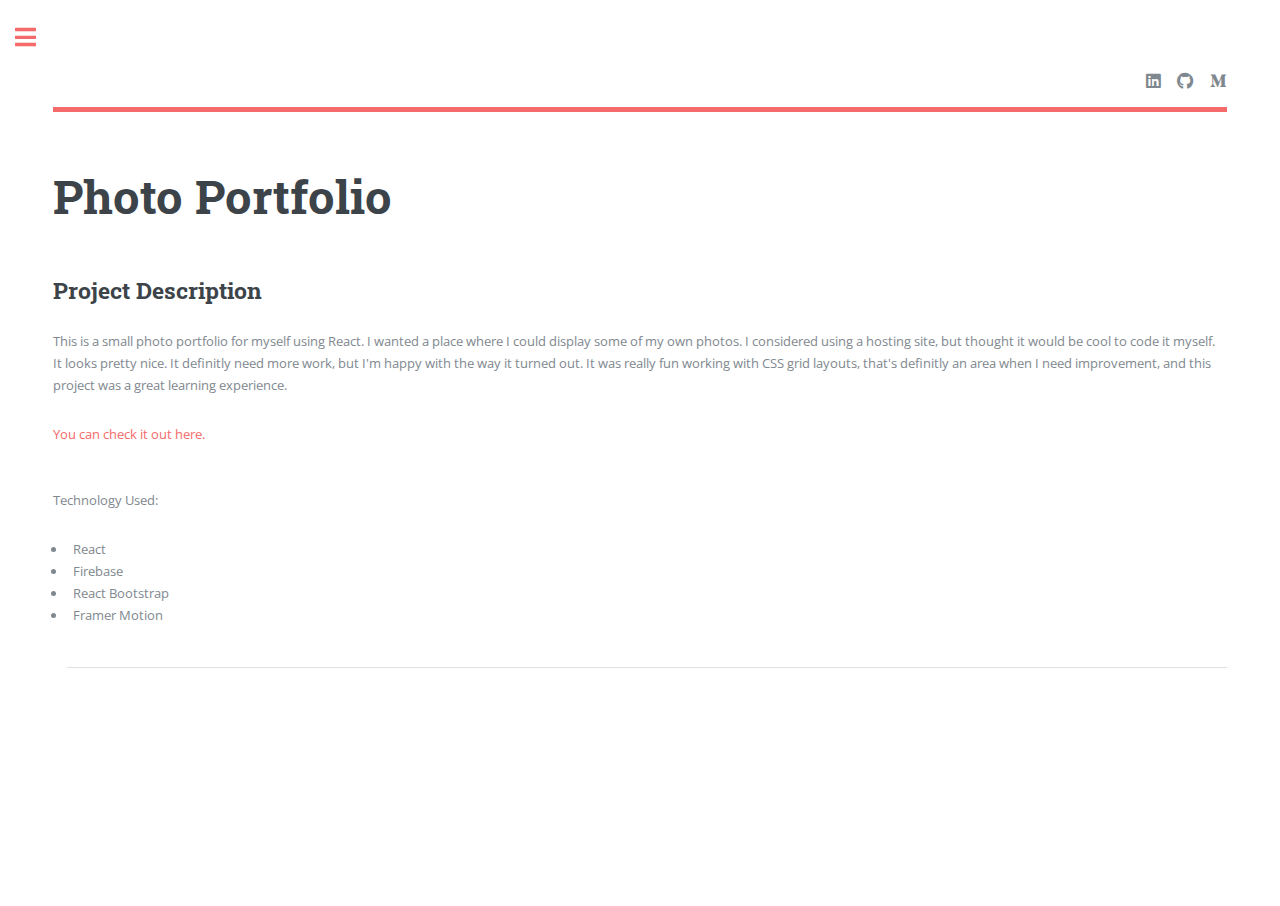
<file: photo.html>
<!DOCTYPE HTML>
<!--
	Editorial by HTML5 UP
	html5up.net | @ajlkn
	Free for personal and commercial use under the CCA 3.0 license (html5up.net/license)
-->
<html>
	<head>
		<link rel="icon" type="image/png" href="images/favicon-196x196.png" sizes="196x196" />
		<title>Photo Portfolio</title>
		<meta charset="utf-8" />
		<meta name="viewport" content="width=device-width, initial-scale=1, user-scalable=no" />
		<link rel="stylesheet" href="assets/css/main.css" />
	</head>
	<body class="is-preload">

		<!-- Wrapper -->
			<div id="wrapper">

				<!-- Main -->
					<div id="main">
						<div class="inner">

							<!-- Header -->
								<header id="header">
									<a href="index.html" class="logo"><strong></strong> </a>
									<ul class="icons">
										<li><a href="https://www.linkedin.com/in/robert-m-ricci/" class="icon brands fa-linkedin"><span class="label">Linkedin</span></a></li>
										<li><a href="https://github.com/Robert-Ricci" class="icon brands fa-github"><span class="label">Github</span></a></li>
										<li><a href="https://robert-ricci.medium.com/" class="icon brands fa-medium-m"><span class="label">Medium</span></a></li>
									</ul>
								</header>

							<!-- Content -->
								<section>
									<header class="main">
										<h1>Photo Portfolio</h1>
									</header>

									<!-- Content -->
										<h2 id="content">Project Description</h2>
										<p>This is a small photo portfolio for myself using React. I wanted a place where I could display some of my own photos. I considered using a hosting site, but thought it would be cool to code it myself. It looks 
                                            pretty nice. It definitly need more work, but I'm happy with the way it turned out. It was really fun working with CSS grid layouts, that's definitly an area when I need improvement, and this project was a great learning experience.  
                                           
                                        </p>
                                       
                                        <a href="https://rr-photo-portfolio-251f3.firebaseapp.com/portfolio" target="_blank">You can check it out here. </a>
                                        
                                            <br/>
                                            <br/>
                                            <br/>
										<p>Technology Used:</p>
										<ul>
                                            <li>React</li>
                                            <li>Firebase</li>
                                            <li>React Bootstrap</li>
                                            <li>Framer Motion</li>
											<div class="row">
											<div class="col-6 col-12-small">
												<!-- <h3>Sem turpis amet semper</h3>
												<p>Nunc lacinia ante nunc ac lobortis. Interdum adipiscing gravida odio porttitor sem non mi integer non faucibus ornare mi ut ante amet placerat aliquet. Volutpat commodo eu sed ante lacinia. Sapien a lorem in integer ornare praesent commodo adipiscing arcu in massa commodo lorem accumsan at odio massa ac ac. Semper adipiscing varius montes viverra nibh in adipiscing blandit tempus accumsan.</p> -->
											</div>
											<div class="col-6 col-12-small">
												<!-- <h3>Magna odio tempus commodo</h3>
												<p>In arcu accumsan arcu adipiscing accumsan orci ac. Felis id enim aliquet. Accumsan ac integer lobortis commodo ornare aliquet accumsan erat tempus amet porttitor. Ante commodo blandit adipiscing integer semper orci eget. Faucibus commodo adipiscing mi eu nullam accumsan morbi arcu ornare odio mi adipiscing nascetur lacus ac interdum morbi accumsan vis mi accumsan.</p> -->
											</div>
											<!-- Break -->
											<!-- <div class="col-4 col-12-medium">
												<video width="400" height="320" controls >
                                                <source src="./images/Sinatra Hiking Tracker Walkthrough.mp4" type="video/mp4">											</div> -->
											<div class="col-4 col-12-medium">
												<!-- <h3>Faucibus consequat lorem</h3>
												<p>Nunc lacinia ante nunc ac lobortis. Interdum adipiscing gravida odio porttitor sem non mi integer non faucibus ornare mi ut ante amet placerat aliquet. Volutpat eu sed ante lacinia sapien lorem accumsan varius montes viverra nibh in adipiscing blandit.</p> -->
											</div>
											<div class="col-4 col-12-medium">
												<!-- <h3>Accumsan montes viverra</h3>
												<p>Nunc lacinia ante nunc ac lobortis. Interdum adipiscing gravida odio porttitor sem non mi integer non faucibus ornare mi ut ante amet placerat aliquet. Volutpat eu sed ante lacinia sapien lorem accumsan varius montes viverra nibh in adipiscing blandit.</p> -->
											</div>
										</div>

									<hr class="major" />

									<!-- Elements -->
										<!-- <h2 id="elements">Elements</h2> -->
										<div class="row gtr-200">
											<div class="col-6 col-12-medium">

												<!-- Text stuff -->
													<!-- <h3>Text</h3>
													<p>This is <b>bold</b> and this is <strong>strong</strong>. This is <i>italic</i> and this is <em>emphasized</em>.
													This is <sup>superscript</sup> text and this is <sub>subscript</sub> text.
													This is <u>underlined</u> and this is code: <code>for (;;) { ... }</code>.
													Finally, this is a <a href="#">link</a>.</p>
													<hr />
													<h2>Heading Level 2</h2>
													<h3>Heading Level 3</h3>
													<h4>Heading Level 4</h4>
													<hr />
													<p>Nunc lacinia ante nunc ac lobortis. Interdum adipiscing gravida odio porttitor sem non mi integer non faucibus ornare mi ut ante amet placerat aliquet. Volutpat eu sed ante lacinia sapien lorem accumsan varius montes viverra nibh in adipiscing blandit tempus accumsan.</p> -->

												<!-- Lists -->
													<!-- <h3>Lists</h3>
													<div class="row">
														<div class="col-6 col-12-small">

															<h4>Unordered</h4>
															<ul>
																<li>Dolor etiam magna etiam.</li>
																<li>Sagittis lorem eleifend.</li>
																<li>Felis dolore viverra.</li>
															</ul>

															<h4>Alternate</h4>
															<ul class="alt">
																<li>Dolor etiam magna etiam.</li>
																<li>Sagittis lorem eleifend.</li>
																<li>Felis feugiat viverra.</li>
															</ul>

														</div>
														<div class="col-6 col-12-small">

															<h4>Ordered</h4>
															<ol>
																<li>Dolor etiam magna etiam.</li>
																<li>Etiam vel lorem sed viverra.</li>
																<li>Felis dolore viverra.</li>
																<li>Dolor etiam magna etiam.</li>
																<li>Etiam vel lorem sed viverra.</li>
																<li>Felis dolore viverra.</li>
															</ol>

															<h4>Icons</h4>
															<ul class="icons">
																<li><a href="#" class="icon brands fa-twitter"><span class="label">Twitter</span></a></li>
																<li><a href="#" class="icon brands fa-facebook-f"><span class="label">Facebook</span></a></li>
																<li><a href="#" class="icon brands fa-instagram"><span class="label">Instagram</span></a></li>
																<li><a href="#" class="icon brands fa-github"><span class="label">Github</span></a></li>
																<li><a href="#" class="icon brands fa-dribbble"><span class="label">Dribbble</span></a></li>
																<li><a href="#" class="icon brands fa-tumblr"><span class="label">Tumblr</span></a></li>
															</ul>

														</div>
													</div>
													<h4>Definition</h4>
													<dl>
														<dt>Item1</dt>
														<dd>
															<p>Lorem ipsum dolor vestibulum ante ipsum primis in faucibus vestibulum. Blandit adipiscing eu felis iaculis volutpat ac adipiscing accumsan eu faucibus. Integer ac pellentesque praesent. Lorem ipsum dolor.</p>
														</dd>
														<dt>Item2</dt>
														<dd>
															<p>Lorem ipsum dolor vestibulum ante ipsum primis in faucibus vestibulum. Blandit adipiscing eu felis iaculis volutpat ac adipiscing accumsan eu faucibus. Integer ac pellentesque praesent. Lorem ipsum dolor.</p>
														</dd>
														<dt>Item3</dt>
														<dd>
															<p>Lorem ipsum dolor vestibulum ante ipsum primis in faucibus vestibulum. Blandit adipiscing eu felis iaculis volutpat ac adipiscing accumsan eu faucibus. Integer ac pellentesque praesent. Lorem ipsum dolor.</p>
														</dd>
													</dl>

													<h4>Actions</h4>
													<ul class="actions">
														<li><a href="#" class="button primary">Default</a></li>
														<li><a href="#" class="button">Default</a></li>
													</ul>
													<ul class="actions small">
														<li><a href="#" class="button primary small">Small</a></li>
														<li><a href="#" class="button small">Small</a></li>
													</ul>
													<div class="row">
														<div class="col-6 col-12-small">
															<ul class="actions stacked">
																<li><a href="#" class="button primary">Default</a></li>
																<li><a href="#" class="button">Default</a></li>
															</ul>
														</div>
														<div class="col-6 col-12-small">
															<ul class="actions stacked">
																<li><a href="#" class="button primary small">Small</a></li>
																<li><a href="#" class="button small">Small</a></li>
															</ul>
														</div>
														<div class="col-6 col-12-small">
															<ul class="actions stacked">
																<li><a href="#" class="button primary fit">Default</a></li>
																<li><a href="#" class="button fit">Default</a></li>
															</ul>
														</div>
														<div class="col-6 col-12-small">
															<ul class="actions stacked">
																<li><a href="#" class="button primary small fit">Small</a></li>
																<li><a href="#" class="button small fit">Small</a></li>
															</ul>
														</div>
													</div>

													<h4>Pagination</h4>
													<ul class="pagination">
														<li><span class="button disabled">Prev</span></li>
														<li><a href="#" class="page active">1</a></li>
														<li><a href="#" class="page">2</a></li>
														<li><a href="#" class="page">3</a></li>
														<li><span>&hellip;</span></li>
														<li><a href="#" class="page">8</a></li>
														<li><a href="#" class="page">9</a></li>
														<li><a href="#" class="page">10</a></li>
														<li><a href="#" class="button">Next</a></li>
													</ul> -->

												<!-- Blockquote -->
													<!-- <h3>Blockquote</h3>
													<blockquote>Lorem ipsum dolor vestibulum ante ipsum primis in faucibus vestibulum. Blandit adipiscing eu felis iaculis volutpat ac adipiscing accumsan eu faucibus. Integer ac pellentesque praesent. Lorem ipsum dolor. Lorem ipsum dolor vestibulum ante ipsum primis in faucibus vestibulum. Blandit adipiscing eu felis iaculis volutpat ac adipiscing accumsan eu faucibus.</blockquote> -->

												<!-- Table -->
													<!-- <h3>Table</h3>

													<h4>Default</h4>
													<div class="table-wrapper">
														<table>
															<thead>
																<tr>
																	<th>Name</th>
																	<th>Description</th>
																	<th>Price</th>
																</tr>
															</thead>
															<tbody>
																<tr>
																	<td>Item1</td>
																	<td>Ante turpis integer aliquet porttitor.</td>
																	<td>29.99</td>
																</tr>
																<tr>
																	<td>Item2</td>
																	<td>Vis ac commodo adipiscing arcu aliquet.</td>
																	<td>19.99</td>
																</tr>
																<tr>
																	<td>Item3</td>
																	<td> Morbi faucibus arcu accumsan lorem.</td>
																	<td>29.99</td>
																</tr>
																<tr>
																	<td>Item4</td>
																	<td>Vitae integer tempus condimentum.</td>
																	<td>19.99</td>
																</tr>
																<tr>
																	<td>Item5</td>
																	<td>Ante turpis integer aliquet porttitor.</td>
																	<td>29.99</td>
																</tr>
															</tbody>
															<tfoot>
																<tr>
																	<td colspan="2"></td>
																	<td>100.00</td>
																</tr>
															</tfoot>
														</table>
													</div>

													<h4>Alternate</h4>
													<div class="table-wrapper">
														<table class="alt">
															<thead>
																<tr>
																	<th>Name</th>
																	<th>Description</th>
																	<th>Price</th>
																</tr>
															</thead>
															<tbody>
																<tr>
																	<td>Item1</td>
																	<td>Ante turpis integer aliquet porttitor.</td>
																	<td>29.99</td>
																</tr>
																<tr>
																	<td>Item2</td>
																	<td>Vis ac commodo adipiscing arcu aliquet.</td>
																	<td>19.99</td>
																</tr>
																<tr>
																	<td>Item3</td>
																	<td> Morbi faucibus arcu accumsan lorem.</td>
																	<td>29.99</td>
																</tr>
																<tr>
																	<td>Item4</td>
																	<td>Vitae integer tempus condimentum.</td>
																	<td>19.99</td>
																</tr>
																<tr>
																	<td>Item5</td>
																	<td>Ante turpis integer aliquet porttitor.</td>
																	<td>29.99</td>
																</tr>
															</tbody>
															<tfoot>
																<tr>
																	<td colspan="2"></td>
																	<td>100.00</td>
																</tr>
															</tfoot>
														</table>
													</div>

											</div>
											<div class="col-6 col-12-medium"> -->

												<!-- Buttons -->
													<!-- <h3>Buttons</h3>
													<ul class="actions">
														<li><a href="#" class="button primary">Primary</a></li>
														<li><a href="#" class="button">Default</a></li>
													</ul>
													<ul class="actions">
														<li><a href="#" class="button large">Large</a></li>
														<li><a href="#" class="button">Default</a></li>
														<li><a href="#" class="button small">Small</a></li>
													</ul>
													<ul class="actions">
														<li><a href="#" class="button primary large">Large</a></li>
														<li><a href="#" class="button primary">Default</a></li>
														<li><a href="#" class="button primary small">Small</a></li>
													</ul>
													<ul class="actions fit">
														<li><a href="#" class="button primary fit">Fit</a></li>
														<li><a href="#" class="button fit">Fit</a></li>
													</ul>
													<ul class="actions fit small">
														<li><a href="#" class="button primary fit small">Fit + Small</a></li>
														<li><a href="#" class="button fit small">Fit + Small</a></li>
													</ul>
													<ul class="actions">
														<li><a href="#" class="button primary icon solid fa-search">Icon</a></li>
														<li><a href="#" class="button icon solid fa-download">Icon</a></li>
													</ul>
													<ul class="actions">
														<li><span class="button primary disabled">Primary</span></li>
														<li><span class="button disabled">Default</span></li>
													</ul> -->

												<!-- Form -->
													<!-- <h3>Form</h3> -->

													<form method="post" action="#">
														<div class="row gtr-uniform">
															<div class="col-6 col-12-xsmall">
																<!-- <input type="text" name="demo-name" id="demo-name" value="" placeholder="Name" /> -->
															</div>
															<div class="col-6 col-12-xsmall">
																<!-- <input type="email" name="demo-email" id="demo-email" value="" placeholder="Email" /> -->
															</div>
															<!-- Break -->
															<div class="col-12">
																<!-- <select name="demo-category" id="demo-category">
																	<option value="">- Category -</option>
																	<option value="1">Manufacturing</option>
																	<option value="1">Shipping</option>
																	<option value="1">Administration</option>
																	<option value="1">Human Resources</option>
																</select> -->
															</div>
															<!-- Break -->
															<div class="col-4 col-12-small">
																<!-- <input type="radio" id="demo-priority-low" name="demo-priority" checked>
																<label for="demo-priority-low">Low</label> -->
															</div>
															<div class="col-4 col-12-small">
																<!-- <input type="radio" id="demo-priority-normal" name="demo-priority">
																<label for="demo-priority-normal">Normal</label> -->
															</div>
															<div class="col-4 col-12-small">
																<!-- <input type="radio" id="demo-priority-high" name="demo-priority">
																<label for="demo-priority-high">High</label> -->
															</div>
															<!-- Break -->
															<div class="col-6 col-12-small">
																<!-- <input type="checkbox" id="demo-copy" name="demo-copy">
																<label for="demo-copy">Email me a copy</label> -->
															</div>
															<div class="col-6 col-12-small">
																<!-- <input type="checkbox" id="demo-human" name="demo-human" checked>
																<label for="demo-human">I am a human</label> -->
															</div>
															<!-- Break -->
															<div class="col-12">
																<!-- <textarea name="demo-message" id="demo-message" placeholder="Enter your message" rows="6"></textarea> -->
															</div>
															<!-- Break -->
															<div class="col-12">
																<!-- <ul class="actions">
																	<li><input type="submit" value="Send Message" class="primary" /></li>
																	<li><input type="reset" value="Reset" /></li>
																</ul> -->
															</div>
														</div>
													</form>

												<!-- Image -->
													<!-- <h3>Image</h3> -->

													<!-- <h4>Fit</h4> -->
													<!-- <span class="image fit"><img src="images/pic11.jpg" alt="" /></span> -->
													<div class="box alt">
														<div class="row gtr-50 gtr-uniform">
															<!-- <div class="col-4"><span class="image fit"><img src="images/pic01.jpg" alt="" /></span></div>
															<div class="col-4"><span class="image fit"><img src="images/pic02.jpg" alt="" /></span></div>
															<div class="col-4"><span class="image fit"><img src="images/pic03.jpg" alt="" /></span></div> -->
															<!-- Break -->
															<!-- <div class="col-4"><span class="image fit"><img src="images/pic03.jpg" alt="" /></span></div>
															<div class="col-4"><span class="image fit"><img src="images/pic01.jpg" alt="" /></span></div>
															<div class="col-4"><span class="image fit"><img src="images/pic02.jpg" alt="" /></span></div> -->
															<!-- Break -->
															<!-- <div class="col-4"><span class="image fit"><img src="images/pic02.jpg" alt="" /></span></div>
															<div class="col-4"><span class="image fit"><img src="images/pic03.jpg" alt="" /></span></div>
															<div class="col-4"><span class="image fit"><img src="images/pic01.jpg" alt="" /></span></div> -->
														</div>
													</div>

													<!-- <h4>Left &amp; Right</h4>
													<p><span class="image left"><img src="images/pic01.jpg" alt="" /></span>Lorem ipsum dolor sit accumsan interdum nisi, quis tincidunt felis sagittis eget. tempus euismod. Vestibulum ante ipsum primis in faucibus vestibulum. Blandit adipiscing eu felis iaculis volutpat ac adipiscing accumsan eu faucibus. Integer ac pellentesque praesent tincidunt felis sagittis eget. tempus euismod. Vestibulum ante ipsum primis sagittis eget. tempus euismod. Vestibulum ante ipsum primis in faucibus vestibulum. Blandit adipiscing eu felis iaculis volutpat ac adipiscing accumsan eu faucibus. Integer ac pellentesque praesent.</p>
													<p><span class="image right"><img src="images/pic02.jpg" alt="" /></span>Lorem ipsum dolor sit accumsan interdum nisi, quis tincidunt felis sagittis eget. tempus euismod. Vestibulum ante ipsum primis in faucibus vestibulum. Blandit adipiscing eu felis iaculis volutpat ac adipiscing accumsan eu faucibus. Integer ac pellentesque praesent tincidunt felis sagittis eget. tempus euismod. Vestibulum ante ipsum primis sagittis eget. tempus euismod. Vestibulum ante ipsum primis in faucibus vestibulum. Blandit adipiscing eu felis iaculis volutpat ac adipiscing accumsan eu faucibus. Integer ac pellentesque praesent.</p> -->

												<!-- Box -->
													<!-- <h3>Box</h3>
													<div class="box">
														<p>Felis sagittis eget tempus primis in faucibus vestibulum. Blandit adipiscing eu felis iaculis volutpat ac adipiscing accumsan eu faucibus. Integer ac pellentesque praesent tincidunt felis sagittis eget. tempus euismod. Magna sed etiam ante ipsum primis in faucibus vestibulum.</p>
													</div> -->

												<!-- Preformatted Code -->
													<!-- <h3>Preformatted</h3>
													<pre><code>i = 0; -->

<!-- while (!deck.isInOrder()) {
    print 'Iteration ' + i;
    deck.shuffle();
    i++;
}

print 'It took ' + i + ' iterations to sort the deck.';
</code></pre> -->

											</div>
										</div>

								</section>

						</div>
					</div>

				<!-- Sidebar -->
					<div id="sidebar">
						<div class="inner">

							<!-- Search -->
								<!-- <section id="search" class="alt">
									<form method="post" action="#">
										<input type="text" name="query" id="query" placeholder="Search" />
									</form>
								</section> -->

							<!-- Menu -->
                            <nav id="menu">
                                <header class="major">
                                    <h2>Menu</h2>
                                </header>
                                <ul>
                                    <li><a href="index.html">Homepage</a></li>
                                    <li><a href="about.html">About</a></li>
                                    <!-- <li><a href="elements.html">Projects</a></li> -->
                                    <li>
										<span class="opener">Projects</span>
										<ul>
											<li><a href="wordpress.html">WordPress Sites</a></li>
											<li><a href="hiking.html">Hiking Tracker</a></li>
											<li><a href="dnd.html">D&D Character Creator</a></li>
											<li><a href="assesment.html">Assesment Test</a></li>
											<li><a href="blog.html">Mini Blog App</a></li>
											<li><a href="photo.html">Photo Portfolio</a></li>
										</ul>
									</li>
                                    <!-- <li><a href="#">Blog Posts</a></li> -->
                                    <!-- <li><a href="#">Adipiscing</a></li> -->
                                    <li>
                                        <span class="opener">Blog Posts</span>
                                        <ul>
											<!-- <li><a href="https://medium.com/@rmricci121/javascript-and-rails-spa-single-page-application-36f6154c333e" target="_blank">Javascript and Rails API SPA</a></li>
												<li><a href="https://medium.com/@rmricci121/my-d-d-character-creator-rails-project-188766d37c21" target="_blank">Ruby on Rails D&D Character Creator</a></li>
												<li><a href="https://medium.com/@rmricci121/hiking-tracker-using-sinatra-239969b42cc4" target="_blank">Sinatra Hiking Tracker</a></li>
												<li><a href="https://medium.com/@rmricci121/react-redux-final-project-c156254b1a54" target="_blank">React/Redux Blog App</a></li> -->
												<li><a href="https://medium.com/@rmricci121/javascript-functions-6e2f7453b692" target="_blank">Javascript Funtions</a></li>
												<li><a href="https://medium.com/geekculture/regular-expressions-f4299eae9f14" target="_blank">Regular Expressions</a></li>
												<li><a href="https://robert-ricci.medium.com/git-and-github-a-love-story-or-something-like-that-f18f789a7144" target="_blank">Git/Github</a></li>
												<li><a href="https://robert-ricci.medium.com/a-little-about-cors-8b521a05efe9" target="_blank">A Little about CORS</a></li>
												<li><a href="https://medium.com/swlh/the-difference-between-a-framework-and-a-library-aae062eb4a28" target="_blank">Framework vs. Library</a></li>
												<li><a href="https://medium.com/swlh/how-to-solve-fizzbuzz-b2f2b30fdd57" target="_blank">FizzBuzz</a></li>
												<li><a href="https://robert-ricci.medium.com/" target="_blank">Click here for more Posts</a></li>
                                        </ul>
                                    </li> 
                                    <!-- <li><a href="#">Maximus Erat</a></li>
                                    <li><a href="#">Sapien Mauris</a></li>
                                    <li><a href="#">Amet Lacinia</a></li> -->
                                </ul>
                            </nav>

							<!-- Section -->
								<!-- <section>
									<header class="major">
										<h2>Ante interdum</h2>
									</header>
									<div class="mini-posts">
										<article>
											<a href="#" class="image"><img src="images/pic07.jpg" alt="" /></a>
											<p>Aenean ornare velit lacus, ac varius enim lorem ullamcorper dolore aliquam.</p>
										</article>
										<article>
											<a href="#" class="image"><img src="images/pic08.jpg" alt="" /></a>
											<p>Aenean ornare velit lacus, ac varius enim lorem ullamcorper dolore aliquam.</p>
										</article>
										<article>
											<a href="#" class="image"><img src="images/pic09.jpg" alt="" /></a>
											<p>Aenean ornare velit lacus, ac varius enim lorem ullamcorper dolore aliquam.</p>
										</article>
									</div>
									<ul class="actions">
										<li><a href="#" class="button">More</a></li>
									</ul>
								</section> -->

							<!-- Section -->
                            <section>
                                <header class="major">
                                    <h2>Get in touch</h2>
                                </header>
                                <p>Check out my projects and blog posts. If you want to reached out about job oppurtunities, I can be reach at the email below.</p>
                                <ul class="contact">
                                    <li class="icon solid fa-envelope"><a href="mailto:rmricci121@gmail.com?subject=Portfolio Contact" >rmricci121@gmail.com</a></li>
                                    <li class="icon solid fa-home">Pittsburgh, PA
                                    </li>
                                </ul>
                            </section>

							<!-- Footer -->
								<footer id="footer">
									<p class="copyright">&copy; Untitled. All rights reserved. Demo Images: <a href="https://unsplash.com">Unsplash</a>. Design: <a href="https://html5up.net">HTML5 UP</a>.</p>
								</footer>

						</div>
					</div>

			</div>

		<!-- Scripts -->
			<script src="assets/js/jquery.min.js"></script>
			<script src="assets/js/browser.min.js"></script>
			<script src="assets/js/breakpoints.min.js"></script>
			<script src="assets/js/util.js"></script>
			<script src="assets/js/main.js"></script>

	</body>
</html>
</file>
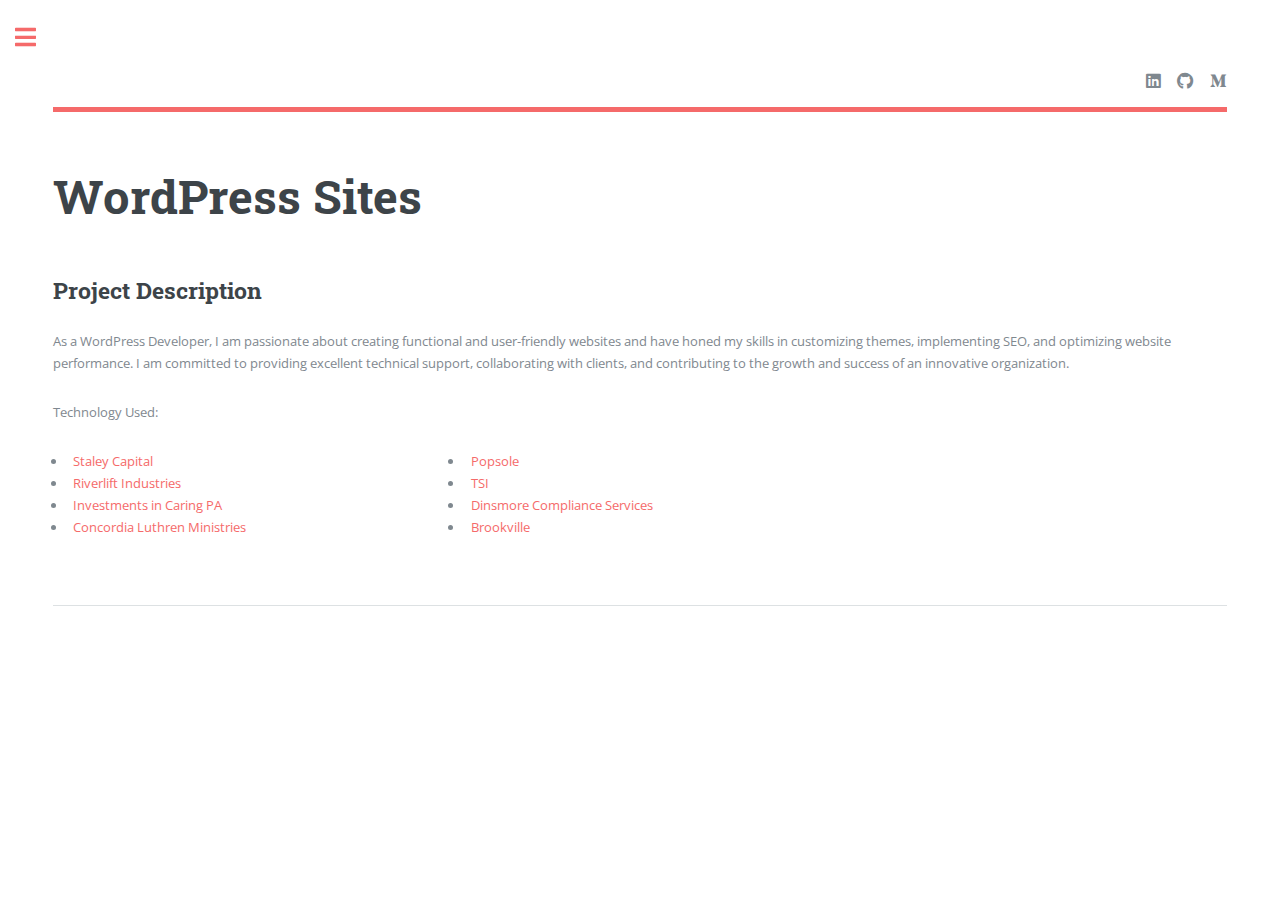
<file: wordpress.html>
<!DOCTYPE HTML>
<!--
	Editorial by HTML5 UP
	html5up.net | @ajlkn
	Free for personal and commercial use under the CCA 3.0 license (html5up.net/license)
-->
<html>
	<head>
		<link rel="icon" type="image/png" href="images/favicon-196x196.png" sizes="196x196" />
		<title>Wordpress Sites</title>
		<meta charset="utf-8" />
		<meta name="viewport" content="width=device-width, initial-scale=1, user-scalable=no" />
		<link rel="stylesheet" href="assets/css/main.css" />
	</head>
	<body class="is-preload">

		<!-- Wrapper -->
			<div id="wrapper">

				<!-- Main -->
					<div id="main">
						<div class="inner">

							<!-- Header -->
								<header id="header">
									<a href="index.html" class="logo"><strong></strong> </a>
									<ul class="icons">
										<li><a href="https://www.linkedin.com/in/robert-m-ricci/" class="icon brands fa-linkedin"><span class="label">Linkedin</span></a></li>
										<li><a href="https://github.com/Robert-Ricci" class="icon brands fa-github"><span class="label">Github</span></a></li>
										<li><a href="https://robert-ricci.medium.com/" class="icon brands fa-medium-m"><span class="label">Medium</span></a></li>
									</ul>
								</header>

							<!-- Content -->
								<section>
									<header class="main">
										<h1>WordPress Sites</h1>
									</header>

									<!-- Content -->
										<h2 id="content">Project Description</h2>
										<p>As a WordPress Developer, I am passionate about creating functional 
											and user-friendly websites and have honed my skills in customizing 
											themes, implementing SEO, and optimizing website performance. 
											I am committed to providing excellent technical support, collaborating 
											with clients, and contributing to the growth and success of an innovative 
											organization.</p>
										
										<p>Technology Used:</p>
										

											<div class="row">
											
											<!-- Break -->
											<div class="col-4 col-12-medium">
												<ul>
													<li><a href="https://www.staleycap.com/" target="_blank">Staley Capital</a></li>
													<li><a href="https://www.riverliftindustries.com/" target="_blank">Riverlift Industries</a></li>
													<li><a href="https://investmentsincaringpa.com/" target="_blank">Investments in Caring PA</a></li>
													<li><a href="https://concordialm.org/" target="_blank">Concordia Luthren Ministries</a></li>
													
												</ul>
											</div>
											<div class="col-4 col-12-medium">
												<ul>
													<li><a href="https://popsole.com/" target="_blank">Popsole</a></li>
													<li><a href="https://tsivideo.com/" target="_blank">TSI</a></li>
													<li><a href="https://dinsmorecomplianceservices.com/" target="_blank">Dinsmore Compliance Services</a></li>
													<li><a href="https://www.brookvillecorp.com/" target="_blank">Brookville</a></li>
												</ul>
											</div>
											<div class="col-4 col-12-medium">
												<!-- <h3>Accumsan montes viverra</h3>
												<p>Nunc lacinia ante nunc ac lobortis. Interdum adipiscing gravida odio porttitor sem non mi integer non faucibus ornare mi ut ante amet placerat aliquet. Volutpat eu sed ante lacinia sapien lorem accumsan varius montes viverra nibh in adipiscing blandit.</p> -->
											</div>
										</div>

									<hr class="major" />

									<!-- Elements -->
										<!-- <h2 id="elements">Elements</h2> -->
										<div class="row gtr-200">
											<div class="col-6 col-12-medium">

												<!-- Text stuff -->
													<!-- <h3>Text</h3>
													<p>This is <b>bold</b> and this is <strong>strong</strong>. This is <i>italic</i> and this is <em>emphasized</em>.
													This is <sup>superscript</sup> text and this is <sub>subscript</sub> text.
													This is <u>underlined</u> and this is code: <code>for (;;) { ... }</code>.
													Finally, this is a <a href="#">link</a>.</p>
													<hr />
													<h2>Heading Level 2</h2>
													<h3>Heading Level 3</h3>
													<h4>Heading Level 4</h4>
													<hr />
													<p>Nunc lacinia ante nunc ac lobortis. Interdum adipiscing gravida odio porttitor sem non mi integer non faucibus ornare mi ut ante amet placerat aliquet. Volutpat eu sed ante lacinia sapien lorem accumsan varius montes viverra nibh in adipiscing blandit tempus accumsan.</p> -->

												<!-- Lists -->
													<!-- <h3>Lists</h3>
													<div class="row">
														<div class="col-6 col-12-small">

															<h4>Unordered</h4>
															<ul>
																<li>Dolor etiam magna etiam.</li>
																<li>Sagittis lorem eleifend.</li>
																<li>Felis dolore viverra.</li>
															</ul>

															<h4>Alternate</h4>
															<ul class="alt">
																<li>Dolor etiam magna etiam.</li>
																<li>Sagittis lorem eleifend.</li>
																<li>Felis feugiat viverra.</li>
															</ul>

														</div>
														<div class="col-6 col-12-small">

															<h4>Ordered</h4>
															<ol>
																<li>Dolor etiam magna etiam.</li>
																<li>Etiam vel lorem sed viverra.</li>
																<li>Felis dolore viverra.</li>
																<li>Dolor etiam magna etiam.</li>
																<li>Etiam vel lorem sed viverra.</li>
																<li>Felis dolore viverra.</li>
															</ol>

															<h4>Icons</h4>
															<ul class="icons">
																<li><a href="#" class="icon brands fa-twitter"><span class="label">Twitter</span></a></li>
																<li><a href="#" class="icon brands fa-facebook-f"><span class="label">Facebook</span></a></li>
																<li><a href="#" class="icon brands fa-instagram"><span class="label">Instagram</span></a></li>
																<li><a href="#" class="icon brands fa-github"><span class="label">Github</span></a></li>
																<li><a href="#" class="icon brands fa-dribbble"><span class="label">Dribbble</span></a></li>
																<li><a href="#" class="icon brands fa-tumblr"><span class="label">Tumblr</span></a></li>
															</ul>

														</div>
													</div>
													<h4>Definition</h4>
													<dl>
														<dt>Item1</dt>
														<dd>
															<p>Lorem ipsum dolor vestibulum ante ipsum primis in faucibus vestibulum. Blandit adipiscing eu felis iaculis volutpat ac adipiscing accumsan eu faucibus. Integer ac pellentesque praesent. Lorem ipsum dolor.</p>
														</dd>
														<dt>Item2</dt>
														<dd>
															<p>Lorem ipsum dolor vestibulum ante ipsum primis in faucibus vestibulum. Blandit adipiscing eu felis iaculis volutpat ac adipiscing accumsan eu faucibus. Integer ac pellentesque praesent. Lorem ipsum dolor.</p>
														</dd>
														<dt>Item3</dt>
														<dd>
															<p>Lorem ipsum dolor vestibulum ante ipsum primis in faucibus vestibulum. Blandit adipiscing eu felis iaculis volutpat ac adipiscing accumsan eu faucibus. Integer ac pellentesque praesent. Lorem ipsum dolor.</p>
														</dd>
													</dl>

													<h4>Actions</h4>
													<ul class="actions">
														<li><a href="#" class="button primary">Default</a></li>
														<li><a href="#" class="button">Default</a></li>
													</ul>
													<ul class="actions small">
														<li><a href="#" class="button primary small">Small</a></li>
														<li><a href="#" class="button small">Small</a></li>
													</ul>
													<div class="row">
														<div class="col-6 col-12-small">
															<ul class="actions stacked">
																<li><a href="#" class="button primary">Default</a></li>
																<li><a href="#" class="button">Default</a></li>
															</ul>
														</div>
														<div class="col-6 col-12-small">
															<ul class="actions stacked">
																<li><a href="#" class="button primary small">Small</a></li>
																<li><a href="#" class="button small">Small</a></li>
															</ul>
														</div>
														<div class="col-6 col-12-small">
															<ul class="actions stacked">
																<li><a href="#" class="button primary fit">Default</a></li>
																<li><a href="#" class="button fit">Default</a></li>
															</ul>
														</div>
														<div class="col-6 col-12-small">
															<ul class="actions stacked">
																<li><a href="#" class="button primary small fit">Small</a></li>
																<li><a href="#" class="button small fit">Small</a></li>
															</ul>
														</div>
													</div>

													<h4>Pagination</h4>
													<ul class="pagination">
														<li><span class="button disabled">Prev</span></li>
														<li><a href="#" class="page active">1</a></li>
														<li><a href="#" class="page">2</a></li>
														<li><a href="#" class="page">3</a></li>
														<li><span>&hellip;</span></li>
														<li><a href="#" class="page">8</a></li>
														<li><a href="#" class="page">9</a></li>
														<li><a href="#" class="page">10</a></li>
														<li><a href="#" class="button">Next</a></li>
													</ul> -->

												<!-- Blockquote -->
													<!-- <h3>Blockquote</h3>
													<blockquote>Lorem ipsum dolor vestibulum ante ipsum primis in faucibus vestibulum. Blandit adipiscing eu felis iaculis volutpat ac adipiscing accumsan eu faucibus. Integer ac pellentesque praesent. Lorem ipsum dolor. Lorem ipsum dolor vestibulum ante ipsum primis in faucibus vestibulum. Blandit adipiscing eu felis iaculis volutpat ac adipiscing accumsan eu faucibus.</blockquote> -->

												<!-- Table -->
													<!-- <h3>Table</h3>

													<h4>Default</h4>
													<div class="table-wrapper">
														<table>
															<thead>
																<tr>
																	<th>Name</th>
																	<th>Description</th>
																	<th>Price</th>
																</tr>
															</thead>
															<tbody>
																<tr>
																	<td>Item1</td>
																	<td>Ante turpis integer aliquet porttitor.</td>
																	<td>29.99</td>
																</tr>
																<tr>
																	<td>Item2</td>
																	<td>Vis ac commodo adipiscing arcu aliquet.</td>
																	<td>19.99</td>
																</tr>
																<tr>
																	<td>Item3</td>
																	<td> Morbi faucibus arcu accumsan lorem.</td>
																	<td>29.99</td>
																</tr>
																<tr>
																	<td>Item4</td>
																	<td>Vitae integer tempus condimentum.</td>
																	<td>19.99</td>
																</tr>
																<tr>
																	<td>Item5</td>
																	<td>Ante turpis integer aliquet porttitor.</td>
																	<td>29.99</td>
																</tr>
															</tbody>
															<tfoot>
																<tr>
																	<td colspan="2"></td>
																	<td>100.00</td>
																</tr>
															</tfoot>
														</table>
													</div>

													<h4>Alternate</h4>
													<div class="table-wrapper">
														<table class="alt">
															<thead>
																<tr>
																	<th>Name</th>
																	<th>Description</th>
																	<th>Price</th>
																</tr>
															</thead>
															<tbody>
																<tr>
																	<td>Item1</td>
																	<td>Ante turpis integer aliquet porttitor.</td>
																	<td>29.99</td>
																</tr>
																<tr>
																	<td>Item2</td>
																	<td>Vis ac commodo adipiscing arcu aliquet.</td>
																	<td>19.99</td>
																</tr>
																<tr>
																	<td>Item3</td>
																	<td> Morbi faucibus arcu accumsan lorem.</td>
																	<td>29.99</td>
																</tr>
																<tr>
																	<td>Item4</td>
																	<td>Vitae integer tempus condimentum.</td>
																	<td>19.99</td>
																</tr>
																<tr>
																	<td>Item5</td>
																	<td>Ante turpis integer aliquet porttitor.</td>
																	<td>29.99</td>
																</tr>
															</tbody>
															<tfoot>
																<tr>
																	<td colspan="2"></td>
																	<td>100.00</td>
																</tr>
															</tfoot>
														</table>
													</div>

											</div>
											<div class="col-6 col-12-medium"> -->

												<!-- Buttons -->
													<!-- <h3>Buttons</h3>
													<ul class="actions">
														<li><a href="#" class="button primary">Primary</a></li>
														<li><a href="#" class="button">Default</a></li>
													</ul>
													<ul class="actions">
														<li><a href="#" class="button large">Large</a></li>
														<li><a href="#" class="button">Default</a></li>
														<li><a href="#" class="button small">Small</a></li>
													</ul>
													<ul class="actions">
														<li><a href="#" class="button primary large">Large</a></li>
														<li><a href="#" class="button primary">Default</a></li>
														<li><a href="#" class="button primary small">Small</a></li>
													</ul>
													<ul class="actions fit">
														<li><a href="#" class="button primary fit">Fit</a></li>
														<li><a href="#" class="button fit">Fit</a></li>
													</ul>
													<ul class="actions fit small">
														<li><a href="#" class="button primary fit small">Fit + Small</a></li>
														<li><a href="#" class="button fit small">Fit + Small</a></li>
													</ul>
													<ul class="actions">
														<li><a href="#" class="button primary icon solid fa-search">Icon</a></li>
														<li><a href="#" class="button icon solid fa-download">Icon</a></li>
													</ul>
													<ul class="actions">
														<li><span class="button primary disabled">Primary</span></li>
														<li><span class="button disabled">Default</span></li>
													</ul> -->

												<!-- Form -->
													<!-- <h3>Form</h3> -->

													<form method="post" action="#">
														<div class="row gtr-uniform">
															<div class="col-6 col-12-xsmall">
																<!-- <input type="text" name="demo-name" id="demo-name" value="" placeholder="Name" /> -->
															</div>
															<div class="col-6 col-12-xsmall">
																<!-- <input type="email" name="demo-email" id="demo-email" value="" placeholder="Email" /> -->
															</div>
															<!-- Break -->
															<div class="col-12">
																<!-- <select name="demo-category" id="demo-category">
																	<option value="">- Category -</option>
																	<option value="1">Manufacturing</option>
																	<option value="1">Shipping</option>
																	<option value="1">Administration</option>
																	<option value="1">Human Resources</option>
																</select> -->
															</div>
															<!-- Break -->
															<div class="col-4 col-12-small">
																<!-- <input type="radio" id="demo-priority-low" name="demo-priority" checked>
																<label for="demo-priority-low">Low</label> -->
															</div>
															<div class="col-4 col-12-small">
																<!-- <input type="radio" id="demo-priority-normal" name="demo-priority">
																<label for="demo-priority-normal">Normal</label> -->
															</div>
															<div class="col-4 col-12-small">
																<!-- <input type="radio" id="demo-priority-high" name="demo-priority">
																<label for="demo-priority-high">High</label> -->
															</div>
															<!-- Break -->
															<div class="col-6 col-12-small">
																<!-- <input type="checkbox" id="demo-copy" name="demo-copy">
																<label for="demo-copy">Email me a copy</label> -->
															</div>
															<div class="col-6 col-12-small">
																<!-- <input type="checkbox" id="demo-human" name="demo-human" checked>
																<label for="demo-human">I am a human</label> -->
															</div>
															<!-- Break -->
															<div class="col-12">
																<!-- <textarea name="demo-message" id="demo-message" placeholder="Enter your message" rows="6"></textarea> -->
															</div>
															<!-- Break -->
															<div class="col-12">
																<!-- <ul class="actions">
																	<li><input type="submit" value="Send Message" class="primary" /></li>
																	<li><input type="reset" value="Reset" /></li>
																</ul> -->
															</div>
														</div>
													</form>

												<!-- Image -->
													<!-- <h3>Image</h3> -->

													<!-- <h4>Fit</h4> -->
													<!-- <span class="image fit"><img src="images/pic11.jpg" alt="" /></span> -->
													<div class="box alt">
														<div class="row gtr-50 gtr-uniform">
															<!-- <div class="col-4"><span class="image fit"><img src="images/pic01.jpg" alt="" /></span></div>
															<div class="col-4"><span class="image fit"><img src="images/pic02.jpg" alt="" /></span></div>
															<div class="col-4"><span class="image fit"><img src="images/pic03.jpg" alt="" /></span></div> -->
															<!-- Break -->
															<!-- <div class="col-4"><span class="image fit"><img src="images/pic03.jpg" alt="" /></span></div>
															<div class="col-4"><span class="image fit"><img src="images/pic01.jpg" alt="" /></span></div>
															<div class="col-4"><span class="image fit"><img src="images/pic02.jpg" alt="" /></span></div> -->
															<!-- Break -->
															<!-- <div class="col-4"><span class="image fit"><img src="images/pic02.jpg" alt="" /></span></div>
															<div class="col-4"><span class="image fit"><img src="images/pic03.jpg" alt="" /></span></div>
															<div class="col-4"><span class="image fit"><img src="images/pic01.jpg" alt="" /></span></div> -->
														</div>
													</div>

													<!-- <h4>Left &amp; Right</h4>
													<p><span class="image left"><img src="images/pic01.jpg" alt="" /></span>Lorem ipsum dolor sit accumsan interdum nisi, quis tincidunt felis sagittis eget. tempus euismod. Vestibulum ante ipsum primis in faucibus vestibulum. Blandit adipiscing eu felis iaculis volutpat ac adipiscing accumsan eu faucibus. Integer ac pellentesque praesent tincidunt felis sagittis eget. tempus euismod. Vestibulum ante ipsum primis sagittis eget. tempus euismod. Vestibulum ante ipsum primis in faucibus vestibulum. Blandit adipiscing eu felis iaculis volutpat ac adipiscing accumsan eu faucibus. Integer ac pellentesque praesent.</p>
													<p><span class="image right"><img src="images/pic02.jpg" alt="" /></span>Lorem ipsum dolor sit accumsan interdum nisi, quis tincidunt felis sagittis eget. tempus euismod. Vestibulum ante ipsum primis in faucibus vestibulum. Blandit adipiscing eu felis iaculis volutpat ac adipiscing accumsan eu faucibus. Integer ac pellentesque praesent tincidunt felis sagittis eget. tempus euismod. Vestibulum ante ipsum primis sagittis eget. tempus euismod. Vestibulum ante ipsum primis in faucibus vestibulum. Blandit adipiscing eu felis iaculis volutpat ac adipiscing accumsan eu faucibus. Integer ac pellentesque praesent.</p> -->

												<!-- Box -->
													<!-- <h3>Box</h3>
													<div class="box">
														<p>Felis sagittis eget tempus primis in faucibus vestibulum. Blandit adipiscing eu felis iaculis volutpat ac adipiscing accumsan eu faucibus. Integer ac pellentesque praesent tincidunt felis sagittis eget. tempus euismod. Magna sed etiam ante ipsum primis in faucibus vestibulum.</p>
													</div> -->

												<!-- Preformatted Code -->
													<!-- <h3>Preformatted</h3>
													<pre><code>i = 0; -->

<!-- while (!deck.isInOrder()) {
    print 'Iteration ' + i;
    deck.shuffle();
    i++;
}

print 'It took ' + i + ' iterations to sort the deck.';
</code></pre> -->

											</div>
										</div>

								</section>

						</div>
					</div>

				<!-- Sidebar -->
					<div id="sidebar">
						<div class="inner">

							<!-- Search -->
								<!-- <section id="search" class="alt">
									<form method="post" action="#">
										<input type="text" name="query" id="query" placeholder="Search" />
									</form>
								</section> -->

							<!-- Menu -->
                            <nav id="menu">
                                <header class="major">
                                    <h2>Menu</h2>
                                </header>
                                <ul>
                                    <li><a href="index.html">Homepage</a></li>
                                    <li><a href="about.html">About</a></li>
                                    <!-- <li><a href="elements.html">Projects</a></li> -->
									<li>
										<span class="opener">Projects</span>
										<ul>
											<li><a href="wordpress.html">WordPress Sites</a></li>
											<li><a href="hiking.html">Hiking Tracker</a></li>
											<li><a href="dnd.html">D&D Character Creator</a></li>
											<li><a href="assesment.html">Assesment Test</a></li>
											<li><a href="blog.html">Mini Blog App</a></li>
											<li><a href="photo.html">Photo Portfolio</a></li>
										</ul>
									</li>
                                    <!-- <li><a href="#">Blog Posts</a></li> -->
                                    <!-- <li><a href="#">Adipiscing</a></li> -->
                                    <li>
                                        <span class="opener">Blog Posts</span>
                                        <ul>
											<!-- <li><a href="https://medium.com/@rmricci121/javascript-and-rails-spa-single-page-application-36f6154c333e" target="_blank">Javascript and Rails API SPA</a></li>
												<li><a href="https://medium.com/@rmricci121/my-d-d-character-creator-rails-project-188766d37c21" target="_blank">Ruby on Rails D&D Character Creator</a></li>
												<li><a href="https://medium.com/@rmricci121/hiking-tracker-using-sinatra-239969b42cc4" target="_blank">Sinatra Hiking Tracker</a></li>
												<li><a href="https://medium.com/@rmricci121/react-redux-final-project-c156254b1a54" target="_blank">React/Redux Blog App</a></li> -->
												<li><a href="https://medium.com/@rmricci121/javascript-functions-6e2f7453b692" target="_blank">Javascript Funtions</a></li>
												<li><a href="https://medium.com/geekculture/regular-expressions-f4299eae9f14" target="_blank">Regular Expressions</a></li>
												<li><a href="https://robert-ricci.medium.com/git-and-github-a-love-story-or-something-like-that-f18f789a7144" target="_blank">Git/Github</a></li>
												<li><a href="https://robert-ricci.medium.com/a-little-about-cors-8b521a05efe9" target="_blank">A Little about CORS</a></li>
												<li><a href="https://medium.com/swlh/the-difference-between-a-framework-and-a-library-aae062eb4a28" target="_blank">Framework vs. Library</a></li>
												<li><a href="https://medium.com/swlh/how-to-solve-fizzbuzz-b2f2b30fdd57" target="_blank">FizzBuzz</a></li>
												<li><a href="https://robert-ricci.medium.com/" target="_blank">Click here for more Posts</a></li>
                                        </ul>
                                    </li> 
                                    <!-- <li><a href="#">Maximus Erat</a></li>
                                    <li><a href="#">Sapien Mauris</a></li>
                                    <li><a href="#">Amet Lacinia</a></li> -->
                                </ul>
                            </nav>

							<!-- Section -->
								<!-- <section>
									<header class="major">
										<h2>Ante interdum</h2>
									</header>
									<div class="mini-posts">
										<article>
											<a href="#" class="image"><img src="images/pic07.jpg" alt="" /></a>
											<p>Aenean ornare velit lacus, ac varius enim lorem ullamcorper dolore aliquam.</p>
										</article>
										<article>
											<a href="#" class="image"><img src="images/pic08.jpg" alt="" /></a>
											<p>Aenean ornare velit lacus, ac varius enim lorem ullamcorper dolore aliquam.</p>
										</article>
										<article>
											<a href="#" class="image"><img src="images/pic09.jpg" alt="" /></a>
											<p>Aenean ornare velit lacus, ac varius enim lorem ullamcorper dolore aliquam.</p>
										</article>
									</div>
									<ul class="actions">
										<li><a href="#" class="button">More</a></li>
									</ul>
								</section> -->

							<!-- Section -->
                            <section>
                                <header class="major">
                                    <h2>Get in touch</h2>
                                </header>
                                <p>Check out my projects and blog posts. If you want to reached out about job oppurtunities, I can be reach at the email below.</p>
                                <ul class="contact">
                                    <li class="icon solid fa-envelope"><a href="mailto:rmricci121@gmail.com?subject=Portfolio Contact" >rmricci121@gmail.com</a></li>
                                    <li class="icon solid fa-home">Pittsburgh, PA
                                    </li>
                                </ul>
                            </section>

							<!-- Footer -->
								<footer id="footer">
									<p class="copyright">&copy; Untitled. All rights reserved. Demo Images: <a href="https://unsplash.com">Unsplash</a>. Design: <a href="https://html5up.net">HTML5 UP</a>.</p>
								</footer>

						</div>
					</div>

			</div>

		<!-- Scripts -->
			<script src="assets/js/jquery.min.js"></script>
			<script src="assets/js/browser.min.js"></script>
			<script src="assets/js/breakpoints.min.js"></script>
			<script src="assets/js/util.js"></script>
			<script src="assets/js/main.js"></script>

	</body>
</html>
</file>
<file: assets/css/main.css>
@import url(fontawesome-all.min.css);
@import url("https://fonts.googleapis.com/css?family=Open+Sans:400,600,400italic,600italic|Roboto+Slab:400,700");
/*
	Editorial by HTML5 UP
	html5up.net | @ajlkn
	Free for personal and commercial use under the CCA 3.0 license (html5up.net/license)
*/
html, body, div, span, applet, object,
iframe, h1, h2, h3, h4, h5, h6, p, blockquote,
pre, a, abbr, acronym, address, big, cite,
code, del, dfn, em, img, ins, kbd, q, s, samp,
small, strike, strong, sub, sup, tt, var, b,
u, i, center, dl, dt, dd, ol, ul, li, fieldset,
form, label, legend, table, caption, tbody,
tfoot, thead, tr, th, td, article, aside,
canvas, details, embed, figure, figcaption,
footer, header, hgroup, menu, nav, output, ruby,
section, summary, time, mark, audio, video {
  margin: 0;
  padding: 0;
  border: 0;
  font-size: 100%;
  font: inherit;
  vertical-align: baseline; }

article, aside, details, figcaption, figure,
footer, header, hgroup, menu, nav, section {
  display: block; }

body {
  line-height: 1; }

ol, ul {
  list-style: none; }

  a {
    text-decoration: none;
  }
  /* video { 
    display: block; 
    width: auto; 
    margin: 0 auto;  
  }   */

  /* .head-shot {
    width: 50px;
    height: 42px;
  }
   */
blockquote, q {
  quotes: none; }
  blockquote:before, blockquote:after, q:before, q:after {
    content: '';
    content: none; }

table {
  border-collapse: collapse;
  border-spacing: 0; }

body {
  -webkit-text-size-adjust: none; }

mark {
  background-color: transparent;
  color: inherit; }

input::-moz-focus-inner {
  border: 0;
  padding: 0; }

input, select, textarea {
  -moz-appearance: none;
  -webkit-appearance: none;
  -ms-appearance: none;
  appearance: none; }

/* Basic */
@-ms-viewport {
  width: device-width; }

body {
  -ms-overflow-style: scrollbar; }

@media screen and (max-width: 480px) {
  html, body {
    min-width: 320px; } }

html {
  box-sizing: border-box; }

*, *:before, *:after {
  box-sizing: inherit; }

body {
  background: #ffffff; }
  body.is-preload *, body.is-preload *:before, body.is-preload *:after, body.is-resizing *, body.is-resizing *:before, body.is-resizing *:after {
    -moz-animation: none !important;
    -webkit-animation: none !important;
    -ms-animation: none !important;
    animation: none !important;
    -moz-transition: none !important;
    -webkit-transition: none !important;
    -ms-transition: none !important;
    transition: none !important; }

/* Type */
body, input, select, textarea {
  color: #7f888f;
  font-family: "Open Sans", sans-serif;
  font-size: 13pt;
  font-weight: 400;
  line-height: 1.65; }
  @media screen and (max-width: 1680px) {
    body, input, select, textarea {
      font-size: 11pt; } }
  @media screen and (max-width: 1280px) {
    body, input, select, textarea {
      font-size: 10pt; } }
  @media screen and (max-width: 360px) {
    body, input, select, textarea {
      font-size: 9pt; } }

a {
  -moz-transition: color 0.2s ease-in-out, border-bottom-color 0.2s ease-in-out;
  -webkit-transition: color 0.2s ease-in-out, border-bottom-color 0.2s ease-in-out;
  -ms-transition: color 0.2s ease-in-out, border-bottom-color 0.2s ease-in-out;
  transition: color 0.2s ease-in-out, border-bottom-color 0.2s ease-in-out;
  
  color: #f56a6a;
  text-decoration: none !important; }
  a:hover {
   
    color: #f56a6a !important; }
    a:hover strong {
      color: inherit; }

strong, b {
  color: #3d4449;
  font-weight: 600; }

em, i {
  font-style: italic; }

p {
  margin: 0 0 2em 0; }

h1, h2, h3, h4, h5, h6 {
  color: #3d4449;
  font-family: "Roboto Slab", serif;
  font-weight: 700;
  line-height: 1.5;
  margin: 0 0 1em 0; }
  h1 a, h2 a, h3 a, h4 a, h5 a, h6 a {
    color: inherit;
    text-decoration: none;
    border-bottom: 0; }

h1 {
  font-size: 4em;
  margin: 0 0 0.5em 0;
  line-height: 1.3; }

h2 {
  font-size: 1.75em; }

h3 {
  font-size: 1.25em; }

h4 {
  font-size: 1.1em; }

h5 {
  font-size: 0.9em; }

h6 {
  font-size: 0.7em; }

@media screen and (max-width: 1680px) {
  h1 {
    font-size: 3.5em; } }

@media screen and (max-width: 980px) {
  h1 {
    font-size: 3.25em; } }

@media screen and (max-width: 736px) {
  h1 {
    font-size: 2em;
    line-height: 1.4; }
  h2 {
    font-size: 1.5em; } }

sub {
  font-size: 0.8em;
  position: relative;
  top: 0.5em; }

sup {
  font-size: 0.8em;
  position: relative;
  top: -0.5em; }

blockquote {
  border-left: solid 3px rgba(210, 215, 217, 0.75);
  font-style: italic;
  margin: 0 0 2em 0;
  padding: 0.5em 0 0.5em 2em; }

code {
  background: rgba(230, 235, 237, 0.25);
  border-radius: 0.375em;
  border: solid 1px rgba(210, 215, 217, 0.75);
  font-family: "Courier New", monospace;
  font-size: 0.9em;
  margin: 0 0.25em;
  padding: 0.25em 0.65em; }

pre {
  -webkit-overflow-scrolling: touch;
  font-family: "Courier New", monospace;
  font-size: 0.9em;
  margin: 0 0 2em 0; }
  pre code {
    display: block;
    line-height: 1.75;
    padding: 1em 1.5em;
    overflow-x: auto; }

hr {
  border: 0;
  border-bottom: solid 1px rgba(210, 215, 217, 0.75);
  margin: 2em 0; }
  hr.major {
    margin: 3em 0; }

.align-left {
  text-align: left; }

.align-center {
  text-align: center; }

.align-right {
  text-align: right; }

/* Row */
.row {
  display: flex;
  flex-wrap: wrap;
  box-sizing: border-box;
  align-items: stretch; }
  .row > * {
    box-sizing: border-box; }
  .row.gtr-uniform > * > :last-child {
    margin-bottom: 0; }
  .row.aln-left {
    justify-content: flex-start; }
  .row.aln-center {
    justify-content: center; }
  .row.aln-right {
    justify-content: flex-end; }
  .row.aln-top {
    align-items: flex-start; }
  .row.aln-middle {
    align-items: center; }
  .row.aln-bottom {
    align-items: flex-end; }
  .row > .imp {
    order: -1; }
  .row > .col-1 {
    width: 8.33333%; }
  .row > .off-1 {
    margin-left: 8.33333%; }
  .row > .col-2 {
    width: 16.66667%; }
  .row > .off-2 {
    margin-left: 16.66667%; }
  .row > .col-3 {
    width: 25%; }
  .row > .off-3 {
    margin-left: 25%; }
  .row > .col-4 {
    width: 33.33333%; }
  .row > .off-4 {
    margin-left: 33.33333%; }
  .row > .col-5 {
    width: 41.66667%; }
  .row > .off-5 {
    margin-left: 41.66667%; }
  .row > .col-6 {
    width: 50%; }
  .row > .off-6 {
    margin-left: 50%; }
  .row > .col-7 {
    width: 58.33333%; }
  .row > .off-7 {
    margin-left: 58.33333%; }
  .row > .col-8 {
    width: 66.66667%; }
  .row > .off-8 {
    margin-left: 66.66667%; }
  .row > .col-9 {
    width: 75%; }
  .row > .off-9 {
    margin-left: 75%; }
  .row > .col-10 {
    width: 83.33333%; }
  .row > .off-10 {
    margin-left: 83.33333%; }
  .row > .col-11 {
    width: 91.66667%; }
  .row > .off-11 {
    margin-left: 91.66667%; }
  .row > .col-12 {
    width: 100%; }
  .row > .off-12 {
    margin-left: 100%; }
  .row.gtr-0 {
    margin-top: 0;
    margin-left: 0em; }
    .row.gtr-0 > * {
      padding: 0 0 0 0em; }
    .row.gtr-0.gtr-uniform {
      margin-top: 0em; }
      .row.gtr-0.gtr-uniform > * {
        padding-top: 0em; }
  .row.gtr-25 {
    margin-top: 0;
    margin-left: -0.375em; }
    .row.gtr-25 > * {
      padding: 0 0 0 0.375em; }
    .row.gtr-25.gtr-uniform {
      margin-top: -0.375em; }
      .row.gtr-25.gtr-uniform > * {
        padding-top: 0.375em; }
  .row.gtr-50 {
    margin-top: 0;
    margin-left: -0.75em; }
    .row.gtr-50 > * {
      padding: 0 0 0 0.75em; }
    .row.gtr-50.gtr-uniform {
      margin-top: -0.75em; }
      .row.gtr-50.gtr-uniform > * {
        padding-top: 0.75em; }
  .row {
    margin-top: 0;
    margin-left: -1.5em; }
    .row > * {
      padding: 0 0 0 1.5em; }
    .row.gtr-uniform {
      margin-top: -1.5em; }
      .row.gtr-uniform > * {
        padding-top: 1.5em; }
  .row.gtr-150 {
    margin-top: 0;
    margin-left: -2.25em; }
    .row.gtr-150 > * {
      padding: 0 0 0 2.25em; }
    .row.gtr-150.gtr-uniform {
      margin-top: -2.25em; }
      .row.gtr-150.gtr-uniform > * {
        padding-top: 2.25em; }
  .row.gtr-200 {
    margin-top: 0;
    margin-left: -3em; }
    .row.gtr-200 > * {
      padding: 0 0 0 3em; }
    .row.gtr-200.gtr-uniform {
      margin-top: -3em; }
      .row.gtr-200.gtr-uniform > * {
        padding-top: 3em; }
  @media screen and (max-width: 1680px) {
    .row {
      display: flex;
      flex-wrap: wrap;
      box-sizing: border-box;
      align-items: stretch; }
      .row > * {
        box-sizing: border-box; }
      .row.gtr-uniform > * > :last-child {
        margin-bottom: 0; }
      .row.aln-left {
        justify-content: flex-start; }
      .row.aln-center {
        justify-content: center; }
      .row.aln-right {
        justify-content: flex-end; }
      .row.aln-top {
        align-items: flex-start; }
      .row.aln-middle {
        align-items: center; }
      .row.aln-bottom {
        align-items: flex-end; }
      .row > .imp-xlarge {
        order: -1; }
      .row > .col-1-xlarge {
        width: 8.33333%; }
      .row > .off-1-xlarge {
        margin-left: 8.33333%; }
      .row > .col-2-xlarge {
        width: 16.66667%; }
      .row > .off-2-xlarge {
        margin-left: 16.66667%; }
      .row > .col-3-xlarge {
        width: 25%; }
      .row > .off-3-xlarge {
        margin-left: 25%; }
      .row > .col-4-xlarge {
        width: 33.33333%; }
      .row > .off-4-xlarge {
        margin-left: 33.33333%; }
      .row > .col-5-xlarge {
        width: 41.66667%; }
      .row > .off-5-xlarge {
        margin-left: 41.66667%; }
      .row > .col-6-xlarge {
        width: 50%; }
      .row > .off-6-xlarge {
        margin-left: 50%; }
      .row > .col-7-xlarge {
        width: 58.33333%; }
      .row > .off-7-xlarge {
        margin-left: 58.33333%; }
      .row > .col-8-xlarge {
        width: 66.66667%; }
      .row > .off-8-xlarge {
        margin-left: 66.66667%; }
      .row > .col-9-xlarge {
        width: 75%; }
      .row > .off-9-xlarge {
        margin-left: 75%; }
      .row > .col-10-xlarge {
        width: 83.33333%; }
      .row > .off-10-xlarge {
        margin-left: 83.33333%; }
      .row > .col-11-xlarge {
        width: 91.66667%; }
      .row > .off-11-xlarge {
        margin-left: 91.66667%; }
      .row > .col-12-xlarge {
        width: 100%; }
      .row > .off-12-xlarge {
        margin-left: 100%; }
      .row.gtr-0 {
        margin-top: 0;
        margin-left: 0em; }
        .row.gtr-0 > * {
          padding: 0 0 0 0em; }
        .row.gtr-0.gtr-uniform {
          margin-top: 0em; }
          .row.gtr-0.gtr-uniform > * {
            padding-top: 0em; }
      .row.gtr-25 {
        margin-top: 0;
        margin-left: -0.375em; }
        .row.gtr-25 > * {
          padding: 0 0 0 0.375em; }
        .row.gtr-25.gtr-uniform {
          margin-top: -0.375em; }
          .row.gtr-25.gtr-uniform > * {
            padding-top: 0.375em; }
      .row.gtr-50 {
        margin-top: 0;
        margin-left: -0.75em; }
        .row.gtr-50 > * {
          padding: 0 0 0 0.75em; }
        .row.gtr-50.gtr-uniform {
          margin-top: -0.75em; }
          .row.gtr-50.gtr-uniform > * {
            padding-top: 0.75em; }
      .row {
        margin-top: 0;
        margin-left: -1.5em; }
        .row > * {
          padding: 0 0 0 1.5em; }
        .row.gtr-uniform {
          margin-top: -1.5em; }
          .row.gtr-uniform > * {
            padding-top: 1.5em; }
      .row.gtr-150 {
        margin-top: 0;
        margin-left: -2.25em; }
        .row.gtr-150 > * {
          padding: 0 0 0 2.25em; }
        .row.gtr-150.gtr-uniform {
          margin-top: -2.25em; }
          .row.gtr-150.gtr-uniform > * {
            padding-top: 2.25em; }
      .row.gtr-200 {
        margin-top: 0;
        margin-left: -3em; }
        .row.gtr-200 > * {
          padding: 0 0 0 3em; }
        .row.gtr-200.gtr-uniform {
          margin-top: -3em; }
          .row.gtr-200.gtr-uniform > * {
            padding-top: 3em; } }
  @media screen and (max-width: 1280px) {
    .row {
      display: flex;
      flex-wrap: wrap;
      box-sizing: border-box;
      align-items: stretch; }
      .row > * {
        box-sizing: border-box; }
      .row.gtr-uniform > * > :last-child {
        margin-bottom: 0; }
      .row.aln-left {
        justify-content: flex-start; }
      .row.aln-center {
        justify-content: center; }
      .row.aln-right {
        justify-content: flex-end; }
      .row.aln-top {
        align-items: flex-start; }
      .row.aln-middle {
        align-items: center; }
      .row.aln-bottom {
        align-items: flex-end; }
      .row > .imp-large {
        order: -1; }
      .row > .col-1-large {
        width: 8.33333%; }
      .row > .off-1-large {
        margin-left: 8.33333%; }
      .row > .col-2-large {
        width: 16.66667%; }
      .row > .off-2-large {
        margin-left: 16.66667%; }
      .row > .col-3-large {
        width: 25%; }
      .row > .off-3-large {
        margin-left: 25%; }
      .row > .col-4-large {
        width: 33.33333%; }
      .row > .off-4-large {
        margin-left: 33.33333%; }
      .row > .col-5-large {
        width: 41.66667%; }
      .row > .off-5-large {
        margin-left: 41.66667%; }
      .row > .col-6-large {
        width: 50%; }
      .row > .off-6-large {
        margin-left: 50%; }
      .row > .col-7-large {
        width: 58.33333%; }
      .row > .off-7-large {
        margin-left: 58.33333%; }
      .row > .col-8-large {
        width: 66.66667%; }
      .row > .off-8-large {
        margin-left: 66.66667%; }
      .row > .col-9-large {
        width: 75%; }
      .row > .off-9-large {
        margin-left: 75%; }
      .row > .col-10-large {
        width: 83.33333%; }
      .row > .off-10-large {
        margin-left: 83.33333%; }
      .row > .col-11-large {
        width: 91.66667%; }
      .row > .off-11-large {
        margin-left: 91.66667%; }
      .row > .col-12-large {
        width: 100%; }
      .row > .off-12-large {
        margin-left: 100%; }
      .row.gtr-0 {
        margin-top: 0;
        margin-left: 0em; }
        .row.gtr-0 > * {
          padding: 0 0 0 0em; }
        .row.gtr-0.gtr-uniform {
          margin-top: 0em; }
          .row.gtr-0.gtr-uniform > * {
            padding-top: 0em; }
      .row.gtr-25 {
        margin-top: 0;
        margin-left: -0.375em; }
        .row.gtr-25 > * {
          padding: 0 0 0 0.375em; }
        .row.gtr-25.gtr-uniform {
          margin-top: -0.375em; }
          .row.gtr-25.gtr-uniform > * {
            padding-top: 0.375em; }
      .row.gtr-50 {
        margin-top: 0;
        margin-left: -0.75em; }
        .row.gtr-50 > * {
          padding: 0 0 0 0.75em; }
        .row.gtr-50.gtr-uniform {
          margin-top: -0.75em; }
          .row.gtr-50.gtr-uniform > * {
            padding-top: 0.75em; }
      .row {
        margin-top: 0;
        margin-left: -1.5em; }
        .row > * {
          padding: 0 0 0 1.5em; }
        .row.gtr-uniform {
          margin-top: -1.5em; }
          .row.gtr-uniform > * {
            padding-top: 1.5em; }
      .row.gtr-150 {
        margin-top: 0;
        margin-left: -2.25em; }
        .row.gtr-150 > * {
          padding: 0 0 0 2.25em; }
        .row.gtr-150.gtr-uniform {
          margin-top: -2.25em; }
          .row.gtr-150.gtr-uniform > * {
            padding-top: 2.25em; }
      .row.gtr-200 {
        margin-top: 0;
        margin-left: -3em; }
        .row.gtr-200 > * {
          padding: 0 0 0 3em; }
        .row.gtr-200.gtr-uniform {
          margin-top: -3em; }
          .row.gtr-200.gtr-uniform > * {
            padding-top: 3em; } }
  @media screen and (max-width: 980px) {
    .row {
      display: flex;
      flex-wrap: wrap;
      box-sizing: border-box;
      align-items: stretch; }
      .row > * {
        box-sizing: border-box; }
      .row.gtr-uniform > * > :last-child {
        margin-bottom: 0; }
      .row.aln-left {
        justify-content: flex-start; }
      .row.aln-center {
        justify-content: center; }
      .row.aln-right {
        justify-content: flex-end; }
      .row.aln-top {
        align-items: flex-start; }
      .row.aln-middle {
        align-items: center; }
      .row.aln-bottom {
        align-items: flex-end; }
      .row > .imp-medium {
        order: -1; }
      .row > .col-1-medium {
        width: 8.33333%; }
      .row > .off-1-medium {
        margin-left: 8.33333%; }
      .row > .col-2-medium {
        width: 16.66667%; }
      .row > .off-2-medium {
        margin-left: 16.66667%; }
      .row > .col-3-medium {
        width: 25%; }
      .row > .off-3-medium {
        margin-left: 25%; }
      .row > .col-4-medium {
        width: 33.33333%; }
      .row > .off-4-medium {
        margin-left: 33.33333%; }
      .row > .col-5-medium {
        width: 41.66667%; }
      .row > .off-5-medium {
        margin-left: 41.66667%; }
      .row > .col-6-medium {
        width: 50%; }
      .row > .off-6-medium {
        margin-left: 50%; }
      .row > .col-7-medium {
        width: 58.33333%; }
      .row > .off-7-medium {
        margin-left: 58.33333%; }
      .row > .col-8-medium {
        width: 66.66667%; }
      .row > .off-8-medium {
        margin-left: 66.66667%; }
      .row > .col-9-medium {
        width: 75%; }
      .row > .off-9-medium {
        margin-left: 75%; }
      .row > .col-10-medium {
        width: 83.33333%; }
      .row > .off-10-medium {
        margin-left: 83.33333%; }
      .row > .col-11-medium {
        width: 91.66667%; }
      .row > .off-11-medium {
        margin-left: 91.66667%; }
      .row > .col-12-medium {
        width: 100%; }
      .row > .off-12-medium {
        margin-left: 100%; }
      .row.gtr-0 {
        margin-top: 0;
        margin-left: 0em; }
        .row.gtr-0 > * {
          padding: 0 0 0 0em; }
        .row.gtr-0.gtr-uniform {
          margin-top: 0em; }
          .row.gtr-0.gtr-uniform > * {
            padding-top: 0em; }
      .row.gtr-25 {
        margin-top: 0;
        margin-left: -0.375em; }
        .row.gtr-25 > * {
          padding: 0 0 0 0.375em; }
        .row.gtr-25.gtr-uniform {
          margin-top: -0.375em; }
          .row.gtr-25.gtr-uniform > * {
            padding-top: 0.375em; }
      .row.gtr-50 {
        margin-top: 0;
        margin-left: -0.75em; }
        .row.gtr-50 > * {
          padding: 0 0 0 0.75em; }
        .row.gtr-50.gtr-uniform {
          margin-top: -0.75em; }
          .row.gtr-50.gtr-uniform > * {
            padding-top: 0.75em; }
      .row {
        margin-top: 0;
        margin-left: -1.5em; }
        .row > * {
          padding: 0 0 0 1.5em; }
        .row.gtr-uniform {
          margin-top: -1.5em; }
          .row.gtr-uniform > * {
            padding-top: 1.5em; }
      .row.gtr-150 {
        margin-top: 0;
        margin-left: -2.25em; }
        .row.gtr-150 > * {
          padding: 0 0 0 2.25em; }
        .row.gtr-150.gtr-uniform {
          margin-top: -2.25em; }
          .row.gtr-150.gtr-uniform > * {
            padding-top: 2.25em; }
      .row.gtr-200 {
        margin-top: 0;
        margin-left: -3em; }
        .row.gtr-200 > * {
          padding: 0 0 0 3em; }
        .row.gtr-200.gtr-uniform {
          margin-top: -3em; }
          .row.gtr-200.gtr-uniform > * {
            padding-top: 3em; } }
  @media screen and (max-width: 736px) {
    .row {
      display: flex;
      flex-wrap: wrap;
      box-sizing: border-box;
      align-items: stretch; }
      .row > * {
        box-sizing: border-box; }
      .row.gtr-uniform > * > :last-child {
        margin-bottom: 0; }
      .row.aln-left {
        justify-content: flex-start; }
      .row.aln-center {
        justify-content: center; }
      .row.aln-right {
        justify-content: flex-end; }
      .row.aln-top {
        align-items: flex-start; }
      .row.aln-middle {
        align-items: center; }
      .row.aln-bottom {
        align-items: flex-end; }
      .row > .imp-small {
        order: -1; }
      .row > .col-1-small {
        width: 8.33333%; }
      .row > .off-1-small {
        margin-left: 8.33333%; }
      .row > .col-2-small {
        width: 16.66667%; }
      .row > .off-2-small {
        margin-left: 16.66667%; }
      .row > .col-3-small {
        width: 25%; }
      .row > .off-3-small {
        margin-left: 25%; }
      .row > .col-4-small {
        width: 33.33333%; }
      .row > .off-4-small {
        margin-left: 33.33333%; }
      .row > .col-5-small {
        width: 41.66667%; }
      .row > .off-5-small {
        margin-left: 41.66667%; }
      .row > .col-6-small {
        width: 50%; }
      .row > .off-6-small {
        margin-left: 50%; }
      .row > .col-7-small {
        width: 58.33333%; }
      .row > .off-7-small {
        margin-left: 58.33333%; }
      .row > .col-8-small {
        width: 66.66667%; }
      .row > .off-8-small {
        margin-left: 66.66667%; }
      .row > .col-9-small {
        width: 75%; }
      .row > .off-9-small {
        margin-left: 75%; }
      .row > .col-10-small {
        width: 83.33333%; }
      .row > .off-10-small {
        margin-left: 83.33333%; }
      .row > .col-11-small {
        width: 91.66667%; }
      .row > .off-11-small {
        margin-left: 91.66667%; }
      .row > .col-12-small {
        width: 100%; }
      .row > .off-12-small {
        margin-left: 100%; }
      .row.gtr-0 {
        margin-top: 0;
        margin-left: 0em; }
        .row.gtr-0 > * {
          padding: 0 0 0 0em; }
        .row.gtr-0.gtr-uniform {
          margin-top: 0em; }
          .row.gtr-0.gtr-uniform > * {
            padding-top: 0em; }
      .row.gtr-25 {
        margin-top: 0;
        margin-left: -0.375em; }
        .row.gtr-25 > * {
          padding: 0 0 0 0.375em; }
        .row.gtr-25.gtr-uniform {
          margin-top: -0.375em; }
          .row.gtr-25.gtr-uniform > * {
            padding-top: 0.375em; }
      .row.gtr-50 {
        margin-top: 0;
        margin-left: -0.75em; }
        .row.gtr-50 > * {
          padding: 0 0 0 0.75em; }
        .row.gtr-50.gtr-uniform {
          margin-top: -0.75em; }
          .row.gtr-50.gtr-uniform > * {
            padding-top: 0.75em; }
      .row {
        margin-top: 0;
        margin-left: -1.5em; }
        .row > * {
          padding: 0 0 0 1.5em; }
        .row.gtr-uniform {
          margin-top: -1.5em; }
          .row.gtr-uniform > * {
            padding-top: 1.5em; }
      .row.gtr-150 {
        margin-top: 0;
        margin-left: -2.25em; }
        .row.gtr-150 > * {
          padding: 0 0 0 2.25em; }
        .row.gtr-150.gtr-uniform {
          margin-top: -2.25em; }
          .row.gtr-150.gtr-uniform > * {
            padding-top: 2.25em; }
      .row.gtr-200 {
        margin-top: 0;
        margin-left: -3em; }
        .row.gtr-200 > * {
          padding: 0 0 0 3em; }
        .row.gtr-200.gtr-uniform {
          margin-top: -3em; }
          .row.gtr-200.gtr-uniform > * {
            padding-top: 3em; } }
  @media screen and (max-width: 480px) {
    .row {
      display: flex;
      flex-wrap: wrap;
      box-sizing: border-box;
      align-items: stretch; }
      .row > * {
        box-sizing: border-box; }
      .row.gtr-uniform > * > :last-child {
        margin-bottom: 0; }
      .row.aln-left {
        justify-content: flex-start; }
      .row.aln-center {
        justify-content: center; }
      .row.aln-right {
        justify-content: flex-end; }
      .row.aln-top {
        align-items: flex-start; }
      .row.aln-middle {
        align-items: center; }
      .row.aln-bottom {
        align-items: flex-end; }
      .row > .imp-xsmall {
        order: -1; }
      .row > .col-1-xsmall {
        width: 8.33333%; }
      .row > .off-1-xsmall {
        margin-left: 8.33333%; }
      .row > .col-2-xsmall {
        width: 16.66667%; }
      .row > .off-2-xsmall {
        margin-left: 16.66667%; }
      .row > .col-3-xsmall {
        width: 25%; }
      .row > .off-3-xsmall {
        margin-left: 25%; }
      .row > .col-4-xsmall {
        width: 33.33333%; }
      .row > .off-4-xsmall {
        margin-left: 33.33333%; }
      .row > .col-5-xsmall {
        width: 41.66667%; }
      .row > .off-5-xsmall {
        margin-left: 41.66667%; }
      .row > .col-6-xsmall {
        width: 50%; }
      .row > .off-6-xsmall {
        margin-left: 50%; }
      .row > .col-7-xsmall {
        width: 58.33333%; }
      .row > .off-7-xsmall {
        margin-left: 58.33333%; }
      .row > .col-8-xsmall {
        width: 66.66667%; }
      .row > .off-8-xsmall {
        margin-left: 66.66667%; }
      .row > .col-9-xsmall {
        width: 75%; }
      .row > .off-9-xsmall {
        margin-left: 75%; }
      .row > .col-10-xsmall {
        width: 83.33333%; }
      .row > .off-10-xsmall {
        margin-left: 83.33333%; }
      .row > .col-11-xsmall {
        width: 91.66667%; }
      .row > .off-11-xsmall {
        margin-left: 91.66667%; }
      .row > .col-12-xsmall {
        width: 100%; }
      .row > .off-12-xsmall {
        margin-left: 100%; }
      .row.gtr-0 {
        margin-top: 0;
        margin-left: 0em; }
        .row.gtr-0 > * {
          padding: 0 0 0 0em; }
        .row.gtr-0.gtr-uniform {
          margin-top: 0em; }
          .row.gtr-0.gtr-uniform > * {
            padding-top: 0em; }
      .row.gtr-25 {
        margin-top: 0;
        margin-left: -0.375em; }
        .row.gtr-25 > * {
          padding: 0 0 0 0.375em; }
        .row.gtr-25.gtr-uniform {
          margin-top: -0.375em; }
          .row.gtr-25.gtr-uniform > * {
            padding-top: 0.375em; }
      .row.gtr-50 {
        margin-top: 0;
        margin-left: -0.75em; }
        .row.gtr-50 > * {
          padding: 0 0 0 0.75em; }
        .row.gtr-50.gtr-uniform {
          margin-top: -0.75em; }
          .row.gtr-50.gtr-uniform > * {
            padding-top: 0.75em; }
      .row {
        margin-top: 0;
        margin-left: -1.5em; }
        .row > * {
          padding: 0 0 0 1.5em; }
        .row.gtr-uniform {
          margin-top: -1.5em; }
          .row.gtr-uniform > * {
            padding-top: 1.5em; }
      .row.gtr-150 {
        margin-top: 0;
        margin-left: -2.25em; }
        .row.gtr-150 > * {
          padding: 0 0 0 2.25em; }
        .row.gtr-150.gtr-uniform {
          margin-top: -2.25em; }
          .row.gtr-150.gtr-uniform > * {
            padding-top: 2.25em; }
      .row.gtr-200 {
        margin-top: 0;
        margin-left: -3em; }
        .row.gtr-200 > * {
          padding: 0 0 0 3em; }
        .row.gtr-200.gtr-uniform {
          margin-top: -3em; }
          .row.gtr-200.gtr-uniform > * {
            padding-top: 3em; } }

/* Section/Article */
section.special, article.special {
  text-align: center; }

header p {
  font-family: "Roboto Slab", serif;
  font-size: 1em;
  font-weight: 400;
  letter-spacing: 0.075em;
  margin-top: -0.5em;
  text-transform: uppercase; }

header.major > :last-child {
  border-bottom: solid 3px #f56a6a;
  display: inline-block;
  margin: 0 0 2em 0;
  padding: 0 0.75em 0.5em 0; }

header.main > :last-child {
  margin: 0 0 1em 0; }

/* Form */
form {
  margin: 0 0 2em 0; }

label {
  color: #3d4449;
  display: block;
  font-size: 0.9em;
  font-weight: 600;
  margin: 0 0 1em 0; }

input[type="text"],
input[type="password"],
input[type="email"],
input[type="tel"],
input[type="search"],
input[type="url"],
select,
textarea {
  -moz-appearance: none;
  -webkit-appearance: none;
  -ms-appearance: none;
  appearance: none;
  background: #ffffff;
  border-radius: 0.375em;
  border: none;
  border: solid 1px rgba(210, 215, 217, 0.75);
  color: inherit;
  display: block;
  outline: 0;
  padding: 0 1em;
  text-decoration: none;
  width: 100%; }
  input[type="text"]:invalid,
  input[type="password"]:invalid,
  input[type="email"]:invalid,
  input[type="tel"]:invalid,
  input[type="search"]:invalid,
  input[type="url"]:invalid,
  select:invalid,
  textarea:invalid {
    box-shadow: none; }
  input[type="text"]:focus,
  input[type="password"]:focus,
  input[type="email"]:focus,
  input[type="tel"]:focus,
  input[type="search"]:focus,
  input[type="url"]:focus,
  select:focus,
  textarea:focus {
    border-color: #f56a6a;
    box-shadow: 0 0 0 1px #f56a6a; }

select {
  background-image: url("data:image/svg+xml;charset=utf8,%3Csvg xmlns='http://www.w3.org/2000/svg' width='40' height='40' preserveAspectRatio='none' viewBox='0 0 40 40'%3E%3Cpath d='M9.4,12.3l10.4,10.4l10.4-10.4c0.2-0.2,0.5-0.4,0.9-0.4c0.3,0,0.6,0.1,0.9,0.4l3.3,3.3c0.2,0.2,0.4,0.5,0.4,0.9 c0,0.4-0.1,0.6-0.4,0.9L20.7,31.9c-0.2,0.2-0.5,0.4-0.9,0.4c-0.3,0-0.6-0.1-0.9-0.4L4.3,17.3c-0.2-0.2-0.4-0.5-0.4-0.9 c0-0.4,0.1-0.6,0.4-0.9l3.3-3.3c0.2-0.2,0.5-0.4,0.9-0.4S9.1,12.1,9.4,12.3z' fill='rgba(210, 215, 217, 0.75)' /%3E%3C/svg%3E");
  background-size: 1.25em;
  background-repeat: no-repeat;
  background-position: calc(100% - 1em) center;
  height: 2.75em;
  padding-right: 2.75em;
  text-overflow: ellipsis; }
  select option {
    color: #3d4449;
    background: #ffffff; }
  select:focus::-ms-value {
    background-color: transparent; }
  select::-ms-expand {
    display: none; }

input[type="text"],
input[type="password"],
input[type="email"],
input[type="tel"],
input[type="search"],
input[type="url"],
select {
  height: 2.75em; }

textarea {
  padding: 0.75em 1em; }

input[type="checkbox"],
input[type="radio"] {
  -moz-appearance: none;
  -webkit-appearance: none;
  -ms-appearance: none;
  appearance: none;
  display: block;
  float: left;
  margin-right: -2em;
  opacity: 0;
  width: 1em;
  z-index: -1; }
  input[type="checkbox"] + label,
  input[type="radio"] + label {
    text-decoration: none;
    color: #7f888f;
    cursor: pointer;
    display: inline-block;
    font-size: 1em;
    font-weight: 400;
    padding-left: 2.4em;
    padding-right: 0.75em;
    position: relative; }
    input[type="checkbox"] + label:before,
    input[type="radio"] + label:before {
      -moz-osx-font-smoothing: grayscale;
      -webkit-font-smoothing: antialiased;
      display: inline-block;
      font-style: normal;
      font-variant: normal;
      text-rendering: auto;
      line-height: 1;
      text-transform: none !important;
      font-family: 'Font Awesome 5 Free';
      font-weight: 900; }
    input[type="checkbox"] + label:before,
    input[type="radio"] + label:before {
      background: #ffffff;
      border-radius: 0.375em;
      border: solid 1px rgba(210, 215, 217, 0.75);
      content: '';
      display: inline-block;
      font-size: 0.8em;
      height: 2.0625em;
      left: 0;
      line-height: 2.0625em;
      position: absolute;
      text-align: center;
      top: 0;
      width: 2.0625em; }
  input[type="checkbox"]:checked + label:before,
  input[type="radio"]:checked + label:before {
    background: #3d4449;
    border-color: #3d4449;
    color: #ffffff;
    content: '\f00c'; }
  input[type="checkbox"]:focus + label:before,
  input[type="radio"]:focus + label:before {
    border-color: #f56a6a;
    box-shadow: 0 0 0 1px #f56a6a; }

input[type="checkbox"] + label:before {
  border-radius: 0.375em; }

input[type="radio"] + label:before {
  border-radius: 100%; }

::-webkit-input-placeholder {
  color: #9fa3a6 !important;
  opacity: 1.0; }

:-moz-placeholder {
  color: #9fa3a6 !important;
  opacity: 1.0; }

::-moz-placeholder {
  color: #9fa3a6 !important;
  opacity: 1.0; }

:-ms-input-placeholder {
  color: #9fa3a6 !important;
  opacity: 1.0; }

/* Box */
.box {
  border-radius: 0.375em;
  border: solid 1px rgba(210, 215, 217, 0.75);
  margin-bottom: 2em;
  padding: 1.5em; }
  .box > :last-child,
  .box > :last-child > :last-child,
  .box > :last-child > :last-child > :last-child {
    margin-bottom: 0; }
  .box.alt {
    border: 0;
    border-radius: 0;
    padding: 0; }

/* Icon */
.icon {
  text-decoration: none;
  border-bottom: none;
  position: relative; }
  .icon:before {
    -moz-osx-font-smoothing: grayscale;
    -webkit-font-smoothing: antialiased;
    display: inline-block;
    font-style: normal;
    font-variant: normal;
    text-rendering: auto;
    line-height: 1;
    text-transform: none !important;
    font-family: 'Font Awesome 5 Free';
    font-weight: 400; }
  .icon > .label {
    display: none; }
  .icon:before {
    line-height: inherit; }
  .icon.solid:before {
    font-weight: 900; }
  .icon.brands:before {
    font-family: 'Font Awesome 5 Brands'; }

/* Image */
.image {
  border-radius: 0.375em;
  border: 0;
  display: inline-block;
  position: relative; }
  .image img {
    border-radius: 0.375em;
    display: block; }
  .image.left, .image.right {
    max-width: 40%; }
    .image.left img, .image.right img {
      width: 100%; }
  .image.left {
    float: left;
    padding: 0 1.5em 1em 0;
    top: 0.25em; }
  .image.right {
    float: right;
    padding: 0 0 1em 1.5em;
    top: 0.25em; }
  .image.fit {
    display: block;
    margin: 0 0 2em 0;
    width: 100%; }
    .image.fit img {
      width: 100%; }
  .image.main {
    display: block;
    margin: 0 0 3em 0;
    width: 50%; 
    float:right;}
    .image.main img {
      width: 100%; }
      .image-resume{
        display: block;
        margin-left: auto;
        margin-right: auto;
        width: 50%;
      }

a.image {
  overflow: hidden; }
  a.image img {
    -moz-transition: -moz-transform 0.2s ease;
    -webkit-transition: -webkit-transform 0.2s ease;
    -ms-transition: -ms-transform 0.2s ease;
    transition: transform 0.2s ease; }
  a.image:hover img {
    -moz-transform: scale(1.075);
    -webkit-transform: scale(1.075);
    -ms-transform: scale(1.075);
    transform: scale(1.075); }

/* List */
ol {
  list-style: decimal;
  margin: 0 0 2em 0;
  padding-left: 1.25em; }
  ol li {
    padding-left: 0.25em; }

ul {
  list-style: disc;
  margin: 0 0 2em 0;
  padding-left: 1em; }
  ul li {
    padding-left: 0.5em; }
  ul.alt {
    list-style: none;
    padding-left: 0; }
    ul.alt li {
      border-top: solid 1px rgba(210, 215, 217, 0.75);
      padding: 0.5em 0; }
      ul.alt li:first-child {
        border-top: 0;
        padding-top: 0; }

dl {
  margin: 0 0 2em 0; }
  dl dt {
    display: block;
    font-weight: 600;
    margin: 0 0 1em 0; }
  dl dd {
    margin-left: 2em; }

/* Actions */
ul.actions {
  display: -moz-flex;
  display: -webkit-flex;
  display: -ms-flex;
  display: flex;
  cursor: default;
  list-style: none;
  margin-left: -1em;
  padding-left: 0; }
  ul.actions li {
    padding: 0 0 0 1em;
    vertical-align: middle; }
  ul.actions.special {
    -moz-justify-content: center;
    -webkit-justify-content: center;
    -ms-justify-content: center;
    justify-content: center;
    width: 100%;
    margin-left: 0; }
    ul.actions.special li:first-child {
      padding-left: 0; }
  ul.actions.stacked {
    -moz-flex-direction: column;
    -webkit-flex-direction: column;
    -ms-flex-direction: column;
    flex-direction: column;
    margin-left: 0; }
    ul.actions.stacked li {
      padding: 1.3em 0 0 0; }
      ul.actions.stacked li:first-child {
        padding-top: 0; }
  ul.actions.fit {
    width: calc(100% + 1em); }
    ul.actions.fit li {
      -moz-flex-grow: 1;
      -webkit-flex-grow: 1;
      -ms-flex-grow: 1;
      flex-grow: 1;
      -moz-flex-shrink: 1;
      -webkit-flex-shrink: 1;
      -ms-flex-shrink: 1;
      flex-shrink: 1;
      width: 100%; }
      ul.actions.fit li > * {
        width: 100%; }
    ul.actions.fit.stacked {
      width: 100%; }

/* Icons */
ul.icons {
  cursor: default;
  list-style: none;
  padding-left: 0; }
  ul.icons li {
    display: inline-block;
    padding: 0 1em 0 0; }
    ul.icons li:last-child {
      padding-right: 0; }
    ul.icons li .icon {
      color: inherit; }
      ul.icons li .icon:before {
        font-size: 1.25em; }

/* Contact */
ul.contact {
  list-style: none;
  padding: 0; }
  ul.contact li {
    text-decoration: none;
    border-top: solid 1px rgba(210, 215, 217, 0.75);
    margin: 1.5em 0 0 0;
    padding: 1.5em 0 0 3em;
    position: relative; }
    ul.contact li:before {
      -moz-osx-font-smoothing: grayscale;
      -webkit-font-smoothing: antialiased;
      display: inline-block;
      font-style: normal;
      font-variant: normal;
      text-rendering: auto;
      line-height: 1;
      text-transform: none !important;
      font-family: 'Font Awesome 5 Free';
      font-weight: 400; }
    ul.contact li:before {
      color: #f56a6a;
      display: inline-block;
      font-size: 1.5em;
      height: 1.125em;
      left: 0;
      line-height: 1.125em;
      position: absolute;
      text-align: center;
      top: 1em;
      width: 1.5em; }
    ul.contact li:first-child {
      border-top: 0;
      margin-top: 0;
      padding-top: 0; }
      ul.contact li:first-child:before {
        top: 0; }
    ul.contact li a {
      color: inherit; }

/* Pagination */
ul.pagination {
  cursor: default;
  list-style: none;
  padding-left: 0; }
  ul.pagination li {
    display: inline-block;
    padding-left: 0;
    vertical-align: middle; }
    ul.pagination li > .page {
      -moz-transition: background-color 0.2s ease-in-out, color 0.2s ease-in-out;
      -webkit-transition: background-color 0.2s ease-in-out, color 0.2s ease-in-out;
      -ms-transition: background-color 0.2s ease-in-out, color 0.2s ease-in-out;
      transition: background-color 0.2s ease-in-out, color 0.2s ease-in-out;
      border-bottom: 0;
      border-radius: 0.375em;
      display: inline-block;
      font-size: 0.8em;
      font-weight: 600;
      height: 2em;
      line-height: 2em;
      margin: 0 0.125em;
      min-width: 2em;
      padding: 0 0.5em;
      text-align: center; }
      ul.pagination li > .page.active {
        background-color: #f56a6a;
        color: #ffffff !important; }
        ul.pagination li > .page.active:hover {
          background-color: #f67878; }
        ul.pagination li > .page.active:active {
          background-color: #f45c5c; }
    ul.pagination li:first-child {
      padding-right: 0.75em; }
    ul.pagination li:last-child {
      padding-left: 0.75em; }
  @media screen and (max-width: 480px) {
    ul.pagination li:nth-child(n+2):nth-last-child(n+2) {
      display: none; }
    ul.pagination li:first-child {
      padding-right: 0; } }

/* Table */
.table-wrapper {
  -webkit-overflow-scrolling: touch;
  overflow-x: auto; }

table {
  margin: 0 0 2em 0;
  width: 100%; }
  table tbody tr {
    border: solid 1px rgba(210, 215, 217, 0.75);
    border-left: 0;
    border-right: 0; }
    table tbody tr:nth-child(2n + 1) {
      background-color: rgba(230, 235, 237, 0.25); }
  table td {
    padding: 0.75em 0.75em; }
  table th {
    color: #3d4449;
    font-size: 0.9em;
    font-weight: 600;
    padding: 0 0.75em 0.75em 0.75em;
    text-align: left; }
  table thead {
    border-bottom: solid 2px rgba(210, 215, 217, 0.75); }
  table tfoot {
    border-top: solid 2px rgba(210, 215, 217, 0.75); }
  table.alt {
    border-collapse: separate; }
    table.alt tbody tr td {
      border: solid 1px rgba(210, 215, 217, 0.75);
      border-left-width: 0;
      border-top-width: 0; }
      table.alt tbody tr td:first-child {
        border-left-width: 1px; }
    table.alt tbody tr:first-child td {
      border-top-width: 1px; }
    table.alt thead {
      border-bottom: 0; }
    table.alt tfoot {
      border-top: 0; }

/* Button */
input[type="submit"],
input[type="reset"],
input[type="button"],
button,
.button {
  -moz-appearance: none;
  -webkit-appearance: none;
  -ms-appearance: none;
  appearance: none;
  -moz-transition: background-color 0.2s ease-in-out, color 0.2s ease-in-out;
  -webkit-transition: background-color 0.2s ease-in-out, color 0.2s ease-in-out;
  -ms-transition: background-color 0.2s ease-in-out, color 0.2s ease-in-out;
  transition: background-color 0.2s ease-in-out, color 0.2s ease-in-out;
  background-color: transparent;
  border-radius: 0.375em;
  border: 0;
  box-shadow: inset 0 0 0 2px #f56a6a;
  color: #f56a6a !important;
  cursor: pointer;
  display: inline-block;
  font-family: "Roboto Slab", serif;
  font-size: 0.8em;
  font-weight: 700;
  height: 3.5em;
  letter-spacing: 0.075em;
  line-height: 3.5em;
  padding: 0 2.25em;
  text-align: center;
  text-decoration: none;
  text-transform: uppercase;
  white-space: nowrap; }
  input[type="submit"]:hover,
  input[type="reset"]:hover,
  input[type="button"]:hover,
  button:hover,
  .button:hover {
    background-color: rgba(245, 106, 106, 0.05); }
  input[type="submit"]:active,
  input[type="reset"]:active,
  input[type="button"]:active,
  button:active,
  .button:active {
    background-color: rgba(245, 106, 106, 0.15); }
  input[type="submit"].icon:before,
  input[type="reset"].icon:before,
  input[type="button"].icon:before,
  button.icon:before,
  .button.icon:before {
    margin-right: 0.5em; }
  input[type="submit"].fit,
  input[type="reset"].fit,
  input[type="button"].fit,
  button.fit,
  .button.fit {
    width: 100%; }
  input[type="submit"].small,
  input[type="reset"].small,
  input[type="button"].small,
  button.small,
  .button.small {
    font-size: 0.6em; }
  input[type="submit"].large,
  input[type="reset"].large,
  input[type="button"].large,
  button.large,
  .button.large {
    font-size: 1em;
    height: 3.65em;
    line-height: 3.65em; }
  input[type="submit"].primary,
  input[type="reset"].primary,
  input[type="button"].primary,
  button.primary,
  .button.primary {
    background-color: #f56a6a;
    box-shadow: none;
    color: #ffffff !important; }
    input[type="submit"].primary:hover,
    input[type="reset"].primary:hover,
    input[type="button"].primary:hover,
    button.primary:hover,
    .button.primary:hover {
      background-color: #f67878; }
    input[type="submit"].primary:active,
    input[type="reset"].primary:active,
    input[type="button"].primary:active,
    button.primary:active,
    .button.primary:active {
      background-color: #f45c5c; }
  input[type="submit"].disabled, input[type="submit"]:disabled,
  input[type="reset"].disabled,
  input[type="reset"]:disabled,
  input[type="button"].disabled,
  input[type="button"]:disabled,
  button.disabled,
  button:disabled,
  .button.disabled,
  .button:disabled {
    pointer-events: none;
    opacity: 0.25; }

/* Mini Posts */
.mini-posts article {
  border-top: solid 1px rgba(210, 215, 217, 0.75);
  margin-top: 2em;
  padding-top: 2em; }
  .mini-posts article .image {
    display: block;
    margin: 0 0 1.5em 0; }
    .mini-posts article .image img {
      display: block;
      width: 100%; }
  .mini-posts article:first-child {
    border-top: 0;
    margin-top: 0;
    padding-top: 0; }

/* Features */
.features {
  display: -moz-flex;
  display: -webkit-flex;
  display: -ms-flex;
  display: flex;
  -moz-flex-wrap: wrap;
  -webkit-flex-wrap: wrap;
  -ms-flex-wrap: wrap;
  flex-wrap: wrap;
  margin: 0 0 2em -3em;
  width: calc(100% + 3em); }
  .features article {
    -moz-align-items: center;
    -webkit-align-items: center;
    -ms-align-items: center;
    align-items: center;
    display: -moz-flex;
    display: -webkit-flex;
    display: -ms-flex;
    display: flex;
    margin: 0 0 3em 3em;
    position: relative;
    width: calc(50% - 3em); }
    .features article:nth-child(2n - 1) {
      margin-right: 1.5em; }
    .features article:nth-child(2n) {
      margin-left: 1.5em; }
    .features article:nth-last-child(1), .features article:nth-last-child(2) {
      margin-bottom: 0; }
    .features article .icon {
      -moz-flex-grow: 0;
      -webkit-flex-grow: 0;
      -ms-flex-grow: 0;
      flex-grow: 0;
      -moz-flex-shrink: 0;
      -webkit-flex-shrink: 0;
      -ms-flex-shrink: 0;
      flex-shrink: 0;
      display: block;
      height: 10em;
      line-height: 10em;
      margin: 0 2em 0 0;
      text-align: center;
      width: 10em; }
      .features article .icon:before {
        color: #f56a6a;
        font-size: 2.75rem;
        position: relative;
        top: 0.05em; }
      .features article .icon:after {
        -moz-transform: rotate(45deg);
        -webkit-transform: rotate(45deg);
        -ms-transform: rotate(45deg);
        transform: rotate(45deg);
        border-radius: 0.25rem;
        border: solid 2px rgba(210, 215, 217, 0.75);
        content: '';
        display: block;
        height: 7em;
        left: 50%;
        margin: -3.5em 0 0 -3.5em;
        position: absolute;
        top: 50%;
        width: 7em; }
    .features article .content {
      -moz-flex-grow: 1;
      -webkit-flex-grow: 1;
      -ms-flex-grow: 1;
      flex-grow: 1;
      -moz-flex-shrink: 1;
      -webkit-flex-shrink: 1;
      -ms-flex-shrink: 1;
      flex-shrink: 1;
      width: 100%; }
      .features article .content > :last-child {
        margin-bottom: 0; }
  @media screen and (max-width: 980px) {
    .features {
      margin: 0 0 2em 0;
      width: 100%; }
      .features article {
        margin: 0 0 3em 0;
        width: 100%; }
        .features article:nth-child(2n - 1) {
          margin-right: 0; }
        .features article:nth-child(2n) {
          margin-left: 0; }
        .features article:nth-last-child(1), .features article:nth-last-child(2) {
          margin-bottom: 3em; }
        .features article:last-child {
          margin-bottom: 0; }
        .features article .icon {
          height: 8em;
          line-height: 8em;
          width: 8em; }
          .features article .icon:before {
            font-size: 2.25rem; }
          .features article .icon:after {
            height: 6em;
            margin: -3em 0 0 -3em;
            width: 6em; } }
  @media screen and (max-width: 480px) {
    .features article {
      -moz-flex-direction: column;
      -webkit-flex-direction: column;
      -ms-flex-direction: column;
      flex-direction: column;
      -moz-align-items: -moz-flex-start;
      -webkit-align-items: -webkit-flex-start;
      -ms-align-items: -ms-flex-start;
      align-items: flex-start; }
      .features article .icon {
        height: 6em;
        line-height: 6em;
        margin: 0 0 1.5em 0;
        width: 6em; }
        .features article .icon:before {
          font-size: 1.5rem; }
        .features article .icon:after {
          height: 4em;
          margin: -2em 0 0 -2em;
          width: 4em; } }
  @media screen and (max-width: 480px) {
    .features article .icon:before {
      font-size: 1.25rem; } }

/* Posts */
.posts {
  display: -moz-flex;
  display: -webkit-flex;
  display: -ms-flex;
  display: flex;
  -moz-flex-wrap: wrap;
  -webkit-flex-wrap: wrap;
  -ms-flex-wrap: wrap;
  flex-wrap: wrap;
  margin: 0 0 2em -6em;
  width: calc(100% + 6em); }
  .posts article {
    -moz-flex-grow: 0;
    -webkit-flex-grow: 0;
    -ms-flex-grow: 0;
    flex-grow: 0;
    -moz-flex-shrink: 1;
    -webkit-flex-shrink: 1;
    -ms-flex-shrink: 1;
    flex-shrink: 1;
    margin: 0 0 6em 6em;
    position: relative;
    width: calc(33.33333% - 6em); }
    .posts article:before {
      background: rgba(210, 215, 217, 0.75);
      content: '';
      display: block;
      height: calc(100% + 6em);
      left: -3em;
      position: absolute;
      top: 0;
      width: 1px; }
    .posts article:after {
      background: rgba(210, 215, 217, 0.75);
      bottom: -3em;
      content: '';
      display: block;
      height: 1px;
      position: absolute;
      right: 0;
      width: calc(100% + 6em); }
    .posts article > :last-child {
      margin-bottom: 0; }
    .posts article .image {
      display: block;
      margin: 0 0 2em 0; }
      .posts article .image img {
        display: block;
        width: 100%; }
  @media screen and (min-width: 1681px) {
    .posts article:nth-child(3n + 1):before {
      display: none; }
    .posts article:nth-child(3n + 1):after {
      width: 100%; }
    .posts article:nth-last-child(1), .posts article:nth-last-child(2), .posts article:nth-last-child(3) {
      margin-bottom: 0; }
      .posts article:nth-last-child(1):before, .posts article:nth-last-child(2):before, .posts article:nth-last-child(3):before {
        height: 100%; }
      .posts article:nth-last-child(1):after, .posts article:nth-last-child(2):after, .posts article:nth-last-child(3):after {
        display: none; } }
  @media screen and (max-width: 1680px) {
    .posts article {
      width: calc(50% - 6em); }
      .posts article:nth-last-child(3) {
        margin-bottom: 6em; } }
  @media screen and (min-width: 481px) and (max-width: 1680px) {
    .posts article:nth-child(2n + 1):before {
      display: none; }
    .posts article:nth-child(2n + 1):after {
      width: 100%; }
    .posts article:nth-last-child(1), .posts article:nth-last-child(2) {
      margin-bottom: 0; }
      .posts article:nth-last-child(1):before, .posts article:nth-last-child(2):before {
        height: 100%; }
      .posts article:nth-last-child(1):after, .posts article:nth-last-child(2):after {
        display: none; } }
  @media screen and (max-width: 736px) {
    .posts {
      margin: 0 0 2em -4.5em;
      width: calc(100% + 4.5em); }
      .posts article {
        margin: 0 0 4.5em 4.5em;
        width: calc(50% - 4.5em); }
        .posts article:before {
          height: calc(100% + 4.5em);
          left: -2.25em; }
        .posts article:after {
          bottom: -2.25em;
          width: calc(100% + 4.5em); }
        .posts article:nth-last-child(3) {
          margin-bottom: 4.5em; } }
  @media screen and (max-width: 480px) {
    .posts {
      margin: 0 0 2em 0;
      width: 100%; }
      .posts article {
        margin: 0 0 4.5em 0;
        width: 100%; }
        .posts article:before {
          display: none; }
        .posts article:after {
          width: 100%; }
        .posts article:last-child {
          margin-bottom: 0; }
          .posts article:last-child:after {
            display: none; } }

/* Wrapper */
#wrapper {
  display: -moz-flex;
  display: -webkit-flex;
  display: -ms-flex;
  display: flex;
  -moz-flex-direction: row-reverse;
  -webkit-flex-direction: row-reverse;
  -ms-flex-direction: row-reverse;
  flex-direction: row-reverse;
  min-height: 100vh; }

/* Main */
#main {
  -moz-flex-grow: 1;
  -webkit-flex-grow: 1;
  -ms-flex-grow: 1;
  flex-grow: 1;
  -moz-flex-shrink: 1;
  -webkit-flex-shrink: 1;
  -ms-flex-shrink: 1;
  flex-shrink: 1;
  width: 100%; }
  #main > .inner {
    padding: 0 6em 0.1em 6em ;
    margin: 0 auto;
    max-width: 110em; }
    #main > .inner > section {
      padding: 6em 0 4em 0 ;
      border-top: solid 2px rgba(210, 215, 217, 0.75); }
      #main > .inner > section:first-of-type {
        border-top: 0 !important; }
  @media screen and (max-width: 1680px) {
    #main > .inner {
      padding: 0 5em 0.1em 5em ; }
      #main > .inner > section {
        padding: 5em 0 3em 0 ; } }
  @media screen and (max-width: 1280px) {
    #main > .inner {
      padding: 0 4em 0.1em 4em ; }
      #main > .inner > section {
        padding: 4em 0 2em 0 ; } }
  @media screen and (max-width: 736px) {
    #main > .inner {
      padding: 0 2em 0.1em 2em ; }
      #main > .inner > section {
        padding: 3em 0 1em 0 ; } }

/* Sidebar */
#search form {
  text-decoration: none;
  position: relative; }
  #search form:before {
    -moz-osx-font-smoothing: grayscale;
    -webkit-font-smoothing: antialiased;
    display: inline-block;
    font-style: normal;
    font-variant: normal;
    text-rendering: auto;
    line-height: 1;
    text-transform: none !important;
    font-family: 'Font Awesome 5 Free';
    font-weight: 900; }
  #search form:before {
    -moz-transform: scaleX(-1);
    -webkit-transform: scaleX(-1);
    -ms-transform: scaleX(-1);
    transform: scaleX(-1);
    color: #7f888f;
    content: '\f002';
    cursor: default;
    display: block;
    font-size: 1.5em;
    height: 2em;
    line-height: 2em;
    opacity: 0.325;
    position: absolute;
    right: 0;
    text-align: center;
    top: 0;
    width: 2em; }
  #search form input[type="text"] {
    padding-right: 2.75em; }

#sidebar {
  -moz-flex-grow: 0;
  -webkit-flex-grow: 0;
  -ms-flex-grow: 0;
  flex-grow: 0;
  -moz-flex-shrink: 0;
  -webkit-flex-shrink: 0;
  -ms-flex-shrink: 0;
  flex-shrink: 0;
  -moz-transition: margin-left 0.5s ease, box-shadow 0.5s ease;
  -webkit-transition: margin-left 0.5s ease, box-shadow 0.5s ease;
  -ms-transition: margin-left 0.5s ease, box-shadow 0.5s ease;
  transition: margin-left 0.5s ease, box-shadow 0.5s ease;
  background-color: #f5f6f7;
  font-size: 0.9em;
  position: relative;
  width: 26em; }
  #sidebar h2 {
    font-size: 1.38889em; }
  #sidebar > .inner {
    padding: 2.22222em 2.22222em 2.44444em 2.22222em ;
    position: relative;
    width: 26em; }
    #sidebar > .inner > * {
      border-bottom: solid 2px rgba(210, 215, 217, 0.75);
      margin: 0 0 3.5em 0;
      padding: 0 0 3.5em 0; }
      #sidebar > .inner > * > :last-child {
        margin-bottom: 0; }
      #sidebar > .inner > *:last-child {
        border-bottom: 0;
        margin-bottom: 0;
        padding-bottom: 0; }
    #sidebar > .inner > .alt {
      background-color: #eff1f2;
      border-bottom: 0;
      margin: -2.22222em 0 4.44444em -2.22222em;
      padding: 2.22222em;
      width: calc(100% + 4.44444em); }
  #sidebar .toggle {
    text-decoration: none;
    -moz-transition: left 0.5s ease;
    -webkit-transition: left 0.5s ease;
    -ms-transition: left 0.5s ease;
    transition: left 0.5s ease;
    -webkit-tap-highlight-color: rgba(255, 255, 255, 0);
    border: 0;
    display: block;
    height: 7.5em;
    left: 26em;
    line-height: 7.5em;
    outline: 0;
    overflow: hidden;
    position: absolute;
    text-align: center;
    text-indent: -15em;
    white-space: nowrap;
    top: 0;
    width: 6em;
    z-index: 10000; }
    #sidebar .toggle:before {
      -moz-osx-font-smoothing: grayscale;
      -webkit-font-smoothing: antialiased;
      display: inline-block;
      font-style: normal;
      font-variant: normal;
      text-rendering: auto;
      line-height: 1;
      text-transform: none !important;
      font-family: 'Font Awesome 5 Free';
      font-weight: 900; }
    #sidebar .toggle:before {
      content: '\f0c9';
      font-size: 2rem;
      height: inherit;
      left: 0;
      line-height: inherit;
      position: absolute;
      text-indent: 0;
      top: 0;
      width: inherit; }
  #sidebar.inactive {
    margin-left: -26em; }
  @media screen and (max-width: 1680px) {
    #sidebar {
      width: 24em; }
      #sidebar > .inner {
        padding: 1.66667em 1.66667em 1.33333em 1.66667em ;
        width: 24em; }
        #sidebar > .inner > .alt {
          margin: -1.66667em 0 3.33333em -1.66667em;
          padding: 1.66667em;
          width: calc(100% + 3.33333em); }
      #sidebar .toggle {
        height: 6.25em;
        left: 24em;
        line-height: 6.25em;
        text-indent: 5em;
        width: 5em; }
        #sidebar .toggle:before {
          font-size: 1.5rem; }
      #sidebar.inactive {
        margin-left: -24em; } }
  @media screen and (max-width: 1280px) {
    #sidebar {
      box-shadow: 0 0 5em 0 rgba(0, 0, 0, 0.175);
      height: 100%;
      left: 0;
      position: fixed;
      top: 0;
      z-index: 10000; }
      #sidebar.inactive {
        box-shadow: none; }
      #sidebar > .inner {
        -webkit-overflow-scrolling: touch;
        height: 100%;
        left: 0;
        overflow-x: hidden;
        overflow-y: auto;
        position: absolute;
        top: 0; }
        #sidebar > .inner:after {
          content: '';
          display: block;
          height: 4em;
          width: 100%; }
      #sidebar .toggle {
        text-indent: 6em;
        width: 6em; }
        #sidebar .toggle:before {
          font-size: 1.5rem;
          margin-left: -0.4375em; }
      body.is-preload #sidebar {
        display: none; } }
  @media screen and (max-width: 736px) {
    #sidebar .toggle {
      text-indent: 7.25em;
      width: 7.25em; }
      #sidebar .toggle:before {
        color: #7f888f;
        margin-left: -0.0625em;
        margin-top: -0.25em;
        font-size: 1.1rem;
        z-index: 1; }
      #sidebar .toggle:after {
        background: rgba(222, 225, 226, 0.75);
        border-radius: 0.375em;
        content: '';
        height: 3.5em;
        left: 1em;
        position: absolute;
        top: 1em;
        width: 5em; } }

/* Header */
#header {
  display: -moz-flex;
  display: -webkit-flex;
  display: -ms-flex;
  display: flex;
  border-bottom: solid 5px #f56a6a;
  padding: 6em 0 1em 0;
  position: relative; }
  #header > * {
    -moz-flex: 1;
    -webkit-flex: 1;
    -ms-flex: 1;
    flex: 1;
    margin-bottom: 0; }
  #header .logo {
    border-bottom: 0;
    color: inherit;
    font-family: "Roboto Slab", serif;
    font-size: 1.125em; }
  #header .icons {
    text-align: right; }
  @media screen and (max-width: 1680px) {
    #header {
      padding-top: 5em; } }
  @media screen and (max-width: 736px) {
    #header {
      padding-top: 6.5em; }
      #header .logo {
        font-size: 1.25em;
        margin: 0; }
      #header .icons {
        height: 5em;
        line-height: 5em;
        position: absolute;
        right: -0.5em;
        top: 0; } }

/* Banner */
#banner {
  padding: 6em 0 4em 0 ;
  display: -moz-flex;
  display: -webkit-flex;
  display: -ms-flex;
  display: flex; }
  #banner h1 {
    margin-top: -0.125em; }
  #banner .content {
    -moz-flex-grow: 1;
    -webkit-flex-grow: 1;
    -ms-flex-grow: 1;
    flex-grow: 1;
    -moz-flex-shrink: 1;
    -webkit-flex-shrink: 1;
    -ms-flex-shrink: 1;
    flex-shrink: 1;
    width: 50%; }
  #banner .image {
    -moz-flex-grow: 0;
    -webkit-flex-grow: 0;
    -ms-flex-grow: 0;
    flex-grow: 0;
    -moz-flex-shrink: 0;
    -webkit-flex-shrink: 0;
    -ms-flex-shrink: 0;
    flex-shrink: 0;
    display: block;
    margin: 0 0 2em 4em;
    width: 50%; }
    #banner .image img {
      height: 100%;
      -moz-object-fit: cover;
      -webkit-object-fit: cover;
      -ms-object-fit: cover;
      object-fit: cover;
      -moz-object-position: center;
      -webkit-object-position: center;
      -ms-object-position: center;
      object-position: center;
      width: 100%; }
  @media screen and (orientation: portrait) {
    #banner {
      -moz-flex-direction: column-reverse;
      -webkit-flex-direction: column-reverse;
      -ms-flex-direction: column-reverse;
      flex-direction: column-reverse; }
      #banner h1 br {
        display: none; }
      #banner .content {
        -moz-flex-grow: 0;
        -webkit-flex-grow: 0;
        -ms-flex-grow: 0;
        flex-grow: 0;
        -moz-flex-shrink: 0;
        -webkit-flex-shrink: 0;
        -ms-flex-shrink: 0;
        flex-shrink: 0;
        width: 100%; }
      #banner .image {
        -moz-flex-grow: 0;
        -webkit-flex-grow: 0;
        -ms-flex-grow: 0;
        flex-grow: 0;
        -moz-flex-shrink: 0;
        -webkit-flex-shrink: 0;
        -ms-flex-shrink: 0;
        flex-shrink: 0;
        margin: 0 0 4em 0;
        height: 25em;
        max-height: 50vh;
        min-height: 18em;
        width: 100%; } }
  @media screen and (orientation: portrait) and (max-width: 480px) {
    #banner .image {
      max-height: 35vh; } }

/* Footer */
#footer .copyright {
  color: #9fa3a6;
  font-size: 0.9em; }
  #footer .copyright a {
    color: inherit; }

/* Menu */
#menu ul {
  -moz-user-select: none;
  -webkit-user-select: none;
  -ms-user-select: none;
  user-select: none;
  color: #3d4449;
  font-family: "Roboto Slab", serif;
  font-weight: 400;
  letter-spacing: 0.075em;
  list-style: none;
  margin-bottom: 0;
  padding: 0;
  text-transform: uppercase; }
  #menu ul a, #menu ul span {
    border-bottom: 0;
    color: inherit;
    cursor: pointer;
    display: block;
    font-size: 0.9em;
    padding: 0.625em 0; }
    #menu ul a:hover, #menu ul span:hover {
      color: #f56a6a; }
    #menu ul a.opener, #menu ul span.opener {
      -moz-transition: color 0.2s ease-in-out;
      -webkit-transition: color 0.2s ease-in-out;
      -ms-transition: color 0.2s ease-in-out;
      transition: color 0.2s ease-in-out;
      text-decoration: none;
      -webkit-tap-highlight-color: rgba(255, 255, 255, 0);
      position: relative; }
      #menu ul a.opener:before, #menu ul span.opener:before {
        -moz-osx-font-smoothing: grayscale;
        -webkit-font-smoothing: antialiased;
        display: inline-block;
        font-style: normal;
        font-variant: normal;
        text-rendering: auto;
        line-height: 1;
        text-transform: none !important;
        font-family: 'Font Awesome 5 Free';
        font-weight: 900; }
      #menu ul a.opener:before, #menu ul span.opener:before {
        -moz-transition: color 0.2s ease-in-out, -moz-transform 0.2s ease-in-out;
        -webkit-transition: color 0.2s ease-in-out, -webkit-transform 0.2s ease-in-out;
        -ms-transition: color 0.2s ease-in-out, -ms-transform 0.2s ease-in-out;
        transition: color 0.2s ease-in-out, transform 0.2s ease-in-out;
        color: #9fa3a6;
        content: '\f078';
        position: absolute;
        right: 0; }
      #menu ul a.opener:hover:before, #menu ul span.opener:hover:before {
        color: #f56a6a; }
      #menu ul a.opener.active + ul, #menu ul span.opener.active + ul {
        display: block; }
      #menu ul a.opener.active:before, #menu ul span.opener.active:before {
        -moz-transform: rotate(-180deg);
        -webkit-transform: rotate(-180deg);
        -ms-transform: rotate(-180deg);
        transform: rotate(-180deg); }

#menu > ul > li {
  border-top: solid 1px rgba(210, 215, 217, 0.75);
  margin: 0.5em 0 0 0;
  padding: 0.5em 0 0 0; }
  #menu > ul > li > ul {
    color: #9fa3a6;
    display: none;
    margin: 0.5em 0 1.5em 0;
    padding-left: 1em; }
    #menu > ul > li > ul a, #menu > ul > li > ul span {
      font-size: 0.8em; }
    #menu > ul > li > ul > li {
      margin: 0.125em 0 0 0;
      padding: 0.125em 0 0 0; }
  #menu > ul > li:first-child {
    border-top: 0;
    margin-top: 0;
    padding-top: 0; }
</file>
